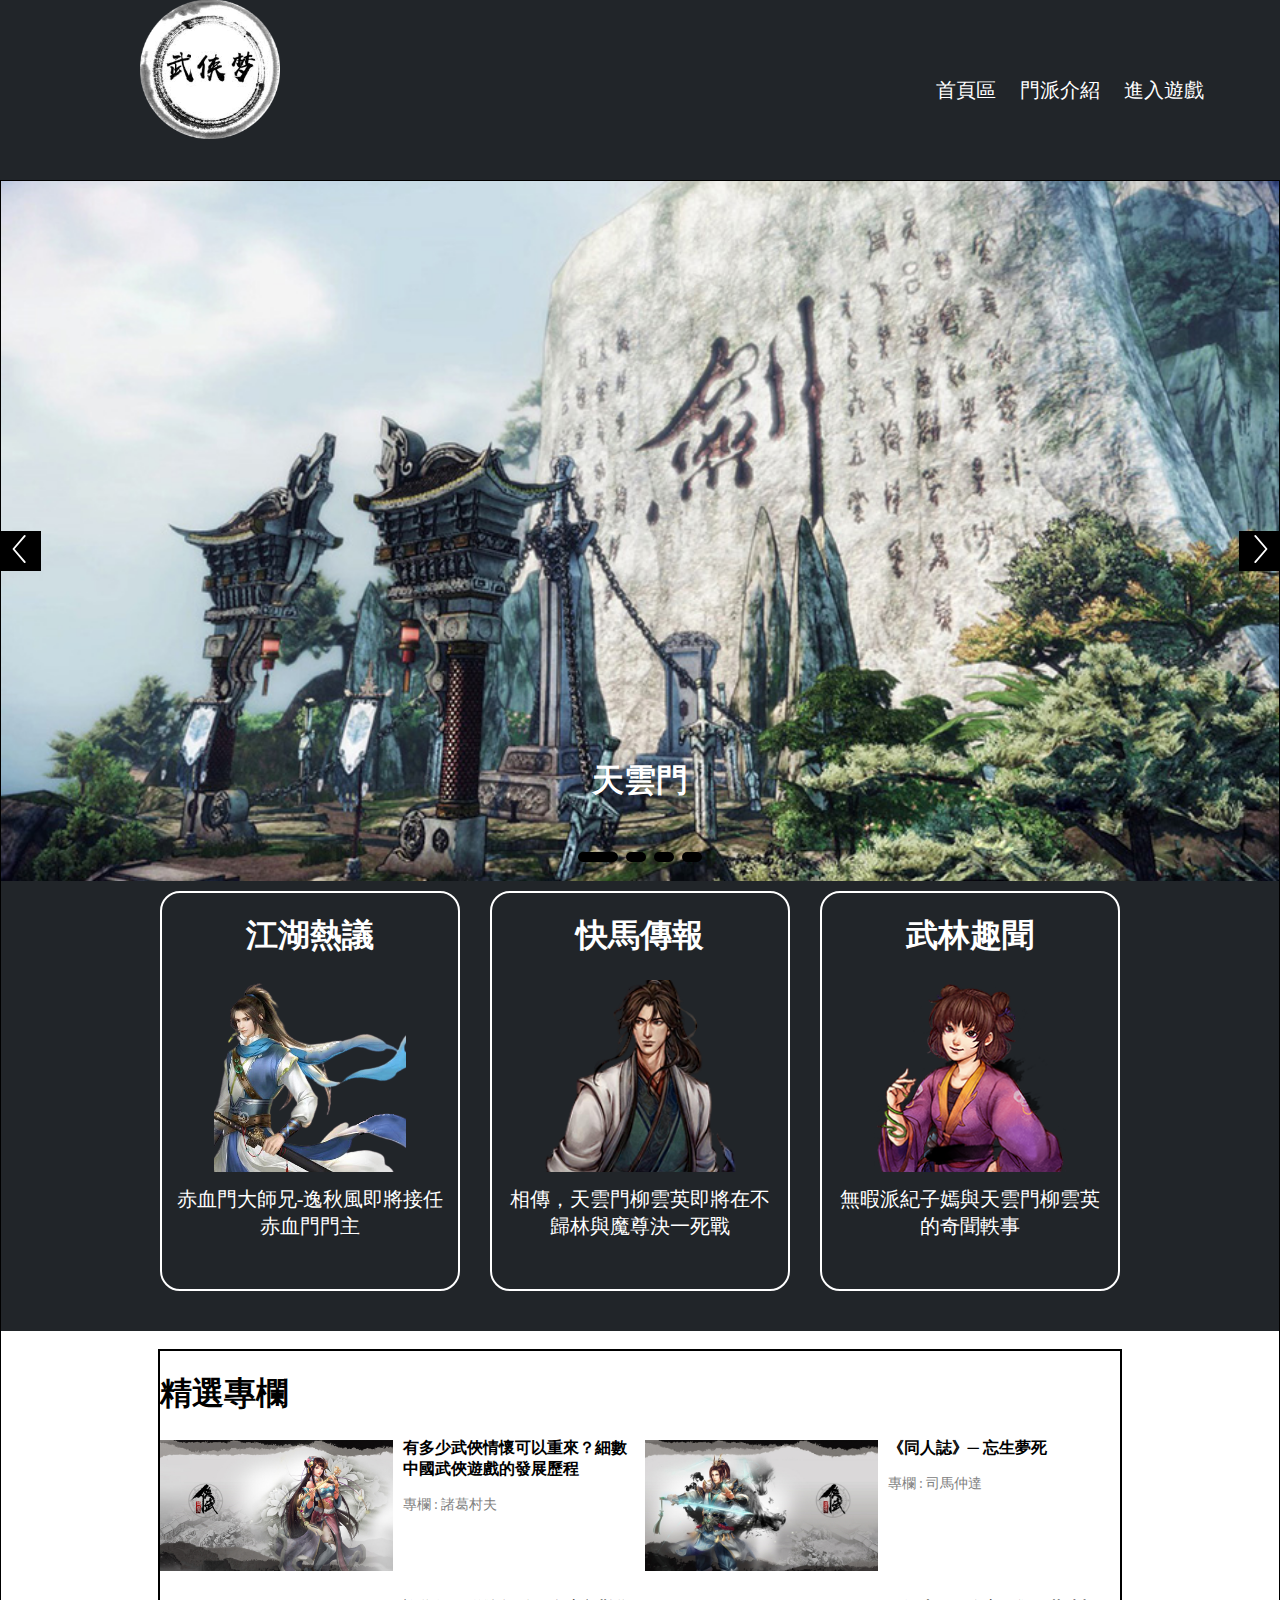
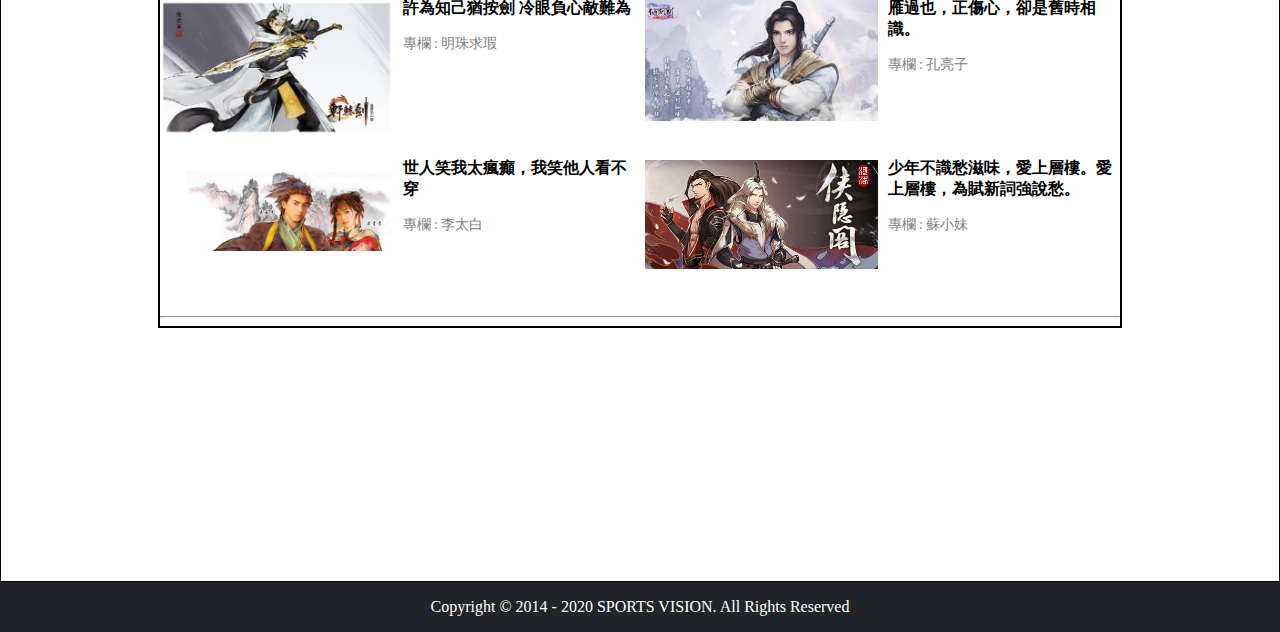
<file: html/index.html>
<!DOCTYPE html>
<html lang="en">

<head>
    <meta charset="UTF-8">
    <meta name="viewport" content="width=device-width, initial-scale=1.0">
    <title>武俠夢</title>
    <link rel="stylesheet" href="../css/index.css">
    <link rel="stylesheet" href="../css/slideshow.css">
    <script src="../js/index.js"></script>
</head>

<body>
    <div class="">
        <div class="headerArea">
            <header>
                <div class="logo">
                    <img src="../image/logo_A_test.png" alt="">
                </div>
                <div class="navBar">
                    <div>
                        <ul>
                            <li><a href="index.html">首頁區</a></li>
                            <li><a href="localdoor.html">門派介紹</a></li>
                            <li><a href="WuSha_login.html">進入遊戲</a></li>
                            <!-- <li><a href="">商品區</a></li> -->
                        </ul>
                    </div>
                </div>
            </header>
        </div>
        <div>
            <main class="mainArea">
                 <!-- 滑動頁主要版面 -->
                <div data-fadeshow="quick-nav prev-next-nav slide-counter autoplay ken-burns" style="height:700px;">

                    <!-- Radio -->
                    <input type="radio" name="css-fadeshow" id="fs-slide-1" />
                    <input type="radio" name="css-fadeshow" id="fs-slide-2" />
                    <input type="radio" name="css-fadeshow" id="fs-slide-3" />
                    <input type="radio" name="css-fadeshow" id="fs-slide-4" />
                    <!-- 圖文滑動區 Slides -->
                    <div class="fs-slides">
                        <div class="fs-slide">
                            <!-- 文字敘述 -->
                            <div class="slide-content">
                                <h1></h1>
                                <h1><strong>天雲門</strong></h1> 
                            </div>
                            <!-- 背景圖 -->
                            <a href="localdoor.html">
                                 <div class="fs-slide-bg slideSection" style="background-image: url(../image/door01V1.jpg);"></div>
                            </a>
                        </div>
                        <div class="fs-slide">
                            <!-- 圖片內容 -->
                            <div class="slide-content">
                                <h1></h1>
                                <h1><strong>無暇派</strong></h1>
                            </div>
                             <!-- 背景圖 -->
                            <div class="fs-slide-bg"style="background-image: url(../image/door2.jpg);"></div>
                        </div>
                        <div class="fs-slide">
                            <!-- 圖片內容 -->
                            <div class="slide-content">
                                <h1></h1>
                                <h1><strong>赤血門</strong></h1>
                            </div>
                             <!-- 背景圖 -->
                            <div class="fs-slide-bg" style="background-image: url(../image/door5.jpg);"></div>
                        </div>          
                        <div class="fs-slide">
                             <!-- 圖片內容 -->
                            <div class="slide-content">
                                <h1></h1>
                                <h1><strong>魔饜山</strong></h1>
                            </div>
                             <!-- 背景圖 -->
                            <div class="fs-slide-bg" style="background-image: url(../image/door4.jpg);"></div>
                        </div>
                    </div>

                    <!-- Quick Navigation 中間下方滑動頁-->      
                    <div class="fs-quick-nav">
                        <label class="fs-quick-btn" style="background-color: black ;" for="fs-slide-1"></label>
                        <label class="fs-quick-btn" style="background-color: black ;" for="fs-slide-2"></label>
                        <label class="fs-quick-btn" style="background-color: black ;" for="fs-slide-3"></label>
                        <label class="fs-quick-btn" style="background-color: black ;" for="fs-slide-4"></label>
                    </div>

                    <!-- Prev Navigation 往前一頁-->
                    <div class="fs-prev-nav"  >
                        <label class="fs-prev-btn" style="background-color: black ;height: 40px; width: 40px; top:50%" for="fs-slide-1"></label>
                        <label class="fs-prev-btn" style="background-color: black ;height: 40px; width: 40px; top:50%" for="fs-slide-2"></label>
                        <label class="fs-prev-btn" style="background-color: black ;height: 40px; width: 40px; top:50%" for="fs-slide-3"></label>
                        <label class="fs-prev-btn" style="background-color: black ;height: 40px; width: 40px; top:50%" for="fs-slide-4"></label>
                    </div>

                    <!-- Next Navigation 往後一頁-->
                    <div class="fs-next-nav">
                        <label class="fs-next-btn" style="background-color: black ;height:40px; width: 40px; top:50%" for="fs-slide-1"></label>
                        <label class="fs-next-btn" style="background-color: black ;height:40px; width: 40px; top:50%" for="fs-slide-2"></label>
                        <label class="fs-next-btn" style="background-color: black ;height:40px; width: 40px; top:50%" for="fs-slide-3"></label>
                        <label class="fs-next-btn" style="background-color: black ;height:40px; width: 40px; top:50%" for="fs-slide-4"></label>
                    </div>
                </div>    
                    <!-- 下一區 -->
                        <!-- <p class="NewsTitle">新聞專區</p> -->
                <div class="NewSection">  
                    <div class="NewsArea">
                                <div class="cardSection">
                                    <h1>江湖熱議</h1>
                                    <a href="">
                                        <img src="../image/anotherrole03V1.png" alt="">
                                    </a>
                                    <a href="">
                                        <p>赤血門大師兄-逸秋風即將接任赤血門門主</p>
                                    </a>
                                </div>
                                <div class="cardSection">
                                    <h1>快馬傳報</h1>
                                    <a href=""><img src="../image/anotherrole01V2.png" alt=""></a>
                                    <a href="">
                                        <p>相傳，天雲門柳雲英即將在不歸林與魔尊決一死戰</p>
                                    </a>
                                </div>
                                <div class="cardSection">
                                    <h1>武林趣聞</h1>
                                    <a href="">
                                        <img src="../image/anotherrole02V1.png" alt="">
                                    </a>
                                    <a href="">
                                        <p>無暇派紀子嫣與天雲門柳雲英的奇聞軼事</p>
                                    </a>
                                </div>
                    </div>
                </div>   
                <br>
                <!-- 專欄區 並放上外掛fb分享按鈕-->
                <div class="container">
                    <h1>精選專欄</h1>
                    <article class="articleSection">   
                        <div class="articleArea">
                            <div>
                                <div><a href="" target="_blank"><img src="../image/news_A01.jpg" alt=""></a></div>
                                <div class="textArea"> 
                                   <a href="" target="_blank"><p>有多少武俠情懷可以重來？細數中國武俠遊戲的發展歷程</p></a>
                                   <p>專欄 : 諸葛村夫</p>
                                   <div class="fb-like" data-href="http://127.0.0.1:5500/myProject/html/index_old.html" data-width="20px" data-layout="button_count" data-action="like" data-size="small" data-share="true"></div>
                                </div>       
                            </div>
                        </div>
                        <div class="articleArea">
                            <div>
                                <div><a href="" target="_blank"><img src="../image/news_A02.jpg" alt=""></a></div>
                                <div class="textArea"> 
                                    <a href="" target="_blank"><p>《同人誌》─ 忘生夢死</p></a>
                                    <p>專欄 : 司馬仲達</p>
                                    <div class="fb-like" data-href="http://127.0.0.1:5500/myProject/html/index_old.html" data-width="20px" data-layout="button_count" data-action="like" data-size="small" data-share="true"></div>
                                </div>   
                            </div>       
                        </div>
                
                        <div class="articleArea">
                            <div>
                                <div><a href="" target="_blank"><img src="../image/news_A03.jpg" alt=""></a></div>
                                <div class="textArea"> 
                                    <a href="" target="_blank"><p>許為知己猶按劍 冷眼負心敵難為</p></a>
                                    <p>專欄 : 明珠求瑕</p>
                                    <div class="fb-like" data-href="http://127.0.0.1:5500/myProject/html/index_old.html" data-width="20px" data-layout="button_count" data-action="like" data-size="small" data-share="true"></div>
                                </div>
                            </div>                    
                        </div>
                          
                        <div class="articleArea">
                            <div>
                                <div><a href="" target="_blank"><img src="../image/news_A04.jpg" alt=""></a></div>
                                <div class="textArea"> 
                                    <a href="" target="_blank"><p>雁過也，正傷心，卻是舊時相識。</p></a>
                                    <p>專欄 : 孔亮子</p>
                                    <div class="fb-like" data-href="http://127.0.0.1:5500/myProject/html/index_old.html" data-width="20px" data-layout="button_count" data-action="like" data-size="small" data-share="true"></div>
                                </div>
                            </div>           
                        </div>    
                        <div class="articleArea">
                            <div>
                                <div><a href="" target="_blank"><img src="../image/news_A05.jpg" alt=""></a></div>
                                <div class="textArea"> 
                                    <a href="" target="_blank"><p>世人笑我太瘋癲，我笑他人看不穿</p></a>
                                    <p>專欄 : 李太白</p>
                                    <div class="fb-like" data-href="http://127.0.0.1:5500/myProject/html/index_old.html" data-width="20px" data-layout="button_count" data-action="like" data-size="small" data-share="true"></div>
                                </div>
                            </div>           
                        </div>
                        <div class="articleArea">
                            <div>
                                <div><a href="" target="_blank"><img src="../image/news_A06.jpg" alt=""></a></div>
                                <div class="textArea">
                                    <a href="" target="_blank"><p>少年不識愁滋味，愛上層樓。愛上層樓，為賦新詞強說愁。</p></a>
                                    <p>專欄 : 蘇小妹</p>
                                    <div><div class="fb-like" data-href="http://127.0.0.1:5500/myProject/html/index_old.html" data-width="20px" data-layout="button_count" data-action="like" data-size="small" data-share="true"></div></div>
                                </div>
                            </div>
                        </div>
                        
                    </article>
                    <hr>
                </div>
            </main>
        </div>
        <div class="footerArea">
            <footer>
                <p>Copyright © 2014 - 2020 SPORTS VISION. All Rights Reserved</p> 
            </footer>
        </div>
    </div>
    <!-- 導入fb按讚與分享 -->
    <div id="fb-root"></div>
    <script async defer crossorigin="anonymous" src="https://connect.facebook.net/zh_TW/sdk.js#xfbml=1&version=v8.0" nonce="t5jNDnCx"></script>
</body>

</html>
</file>
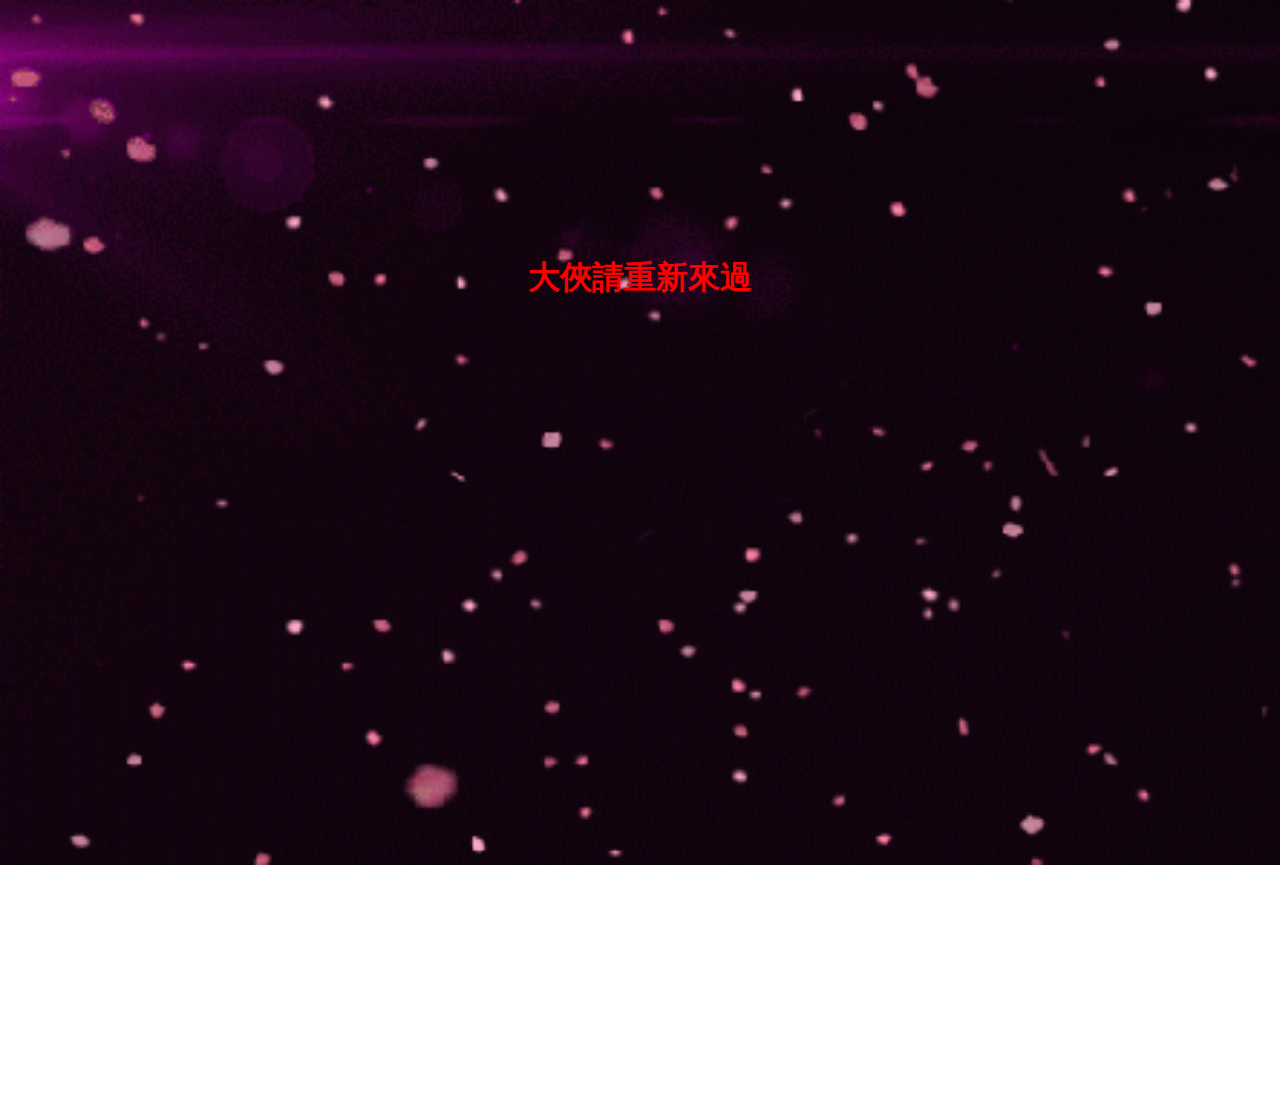
<file: html/endPage.html>
<!DOCTYPE html>
<html lang="en">
<head>
    <meta charset="UTF-8">
    <meta name="viewport" content="width=device-width, initial-scale=1.0">
    <title>結局</title>
    <link rel="stylesheet" href="../css/endPage.css">
    
</head>
<body>
    <div style="display: none;"></div>
    <main id="mainArea">
        <div>
            <audio controls autoplay="autoplay"  id="myMusic" hidden>
                <source src="../audio/endPage.mp3">
            </audio>
            <h1 onclick="replayGames()" id="replayGame">大俠請重新來過</h1>
         
        </div>

    </main>
    <script src="../js/endPage.js"></script>
</body>
</html>
</file>
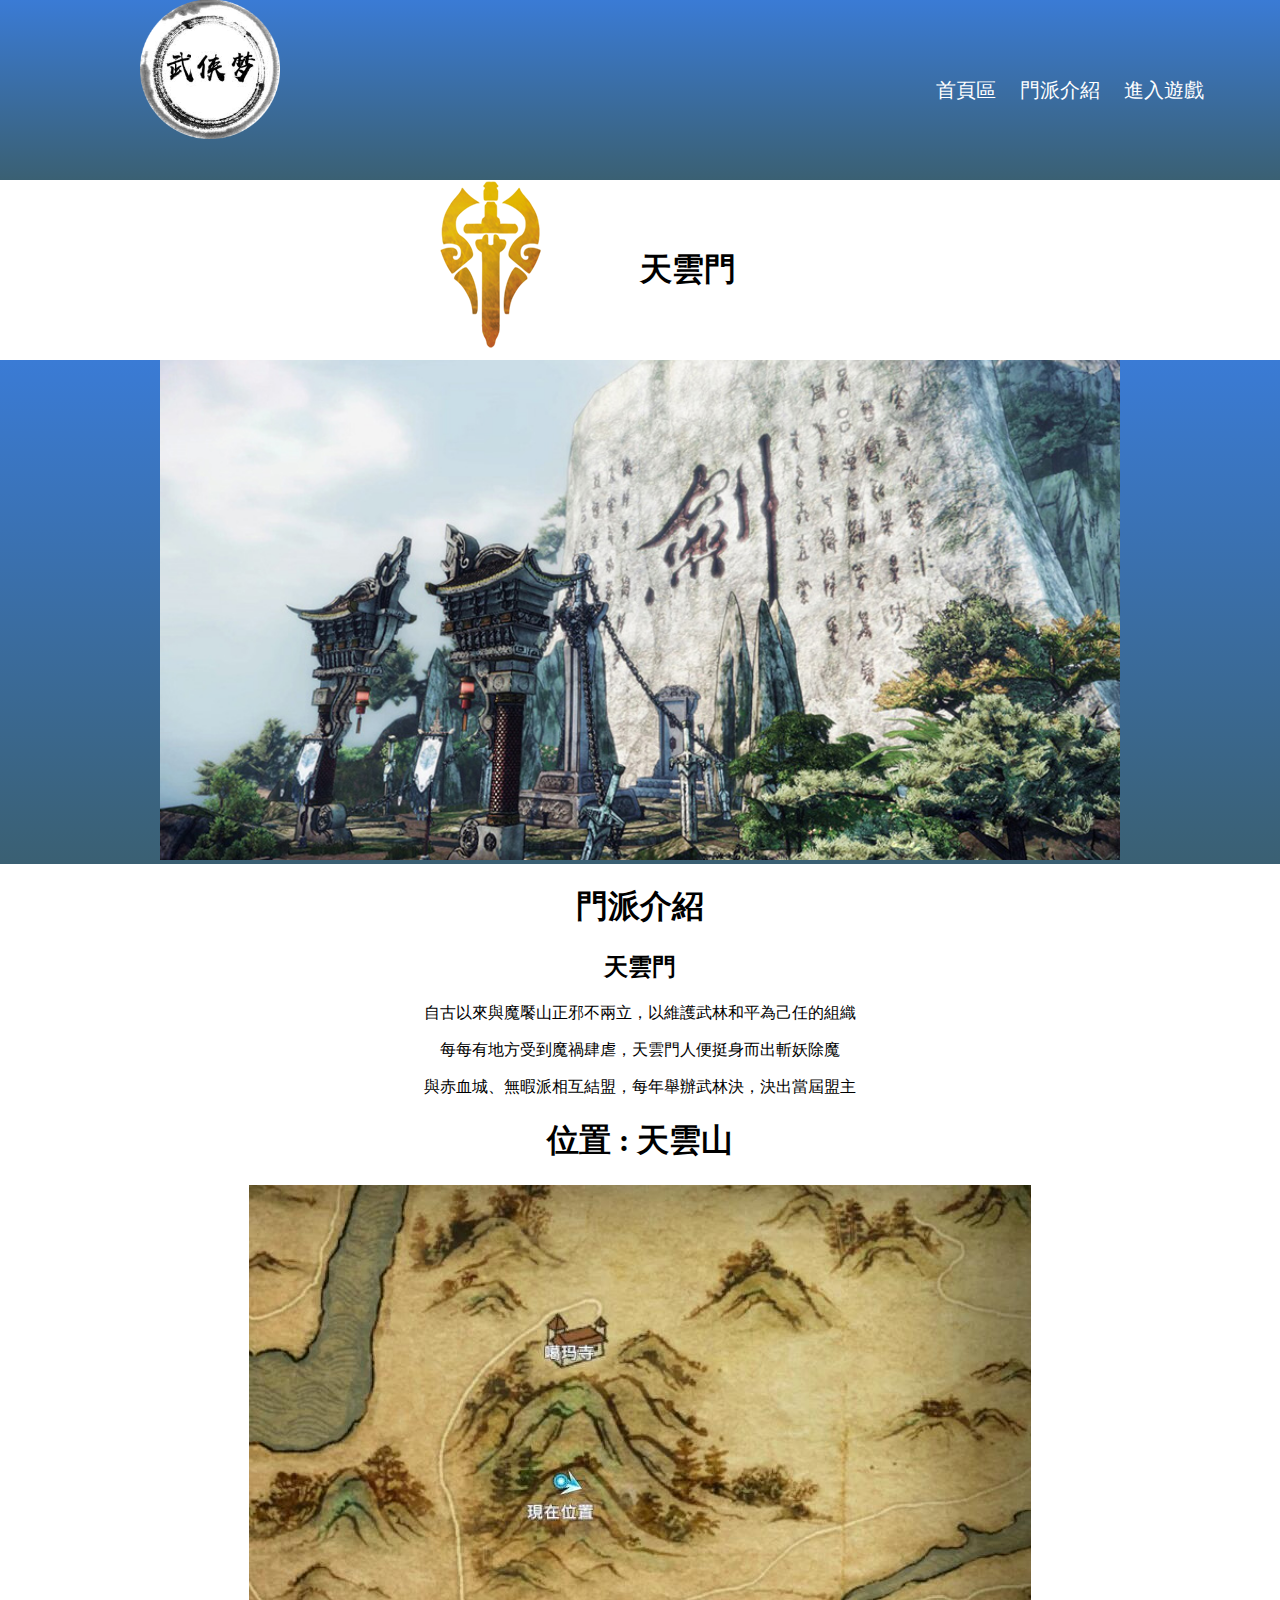
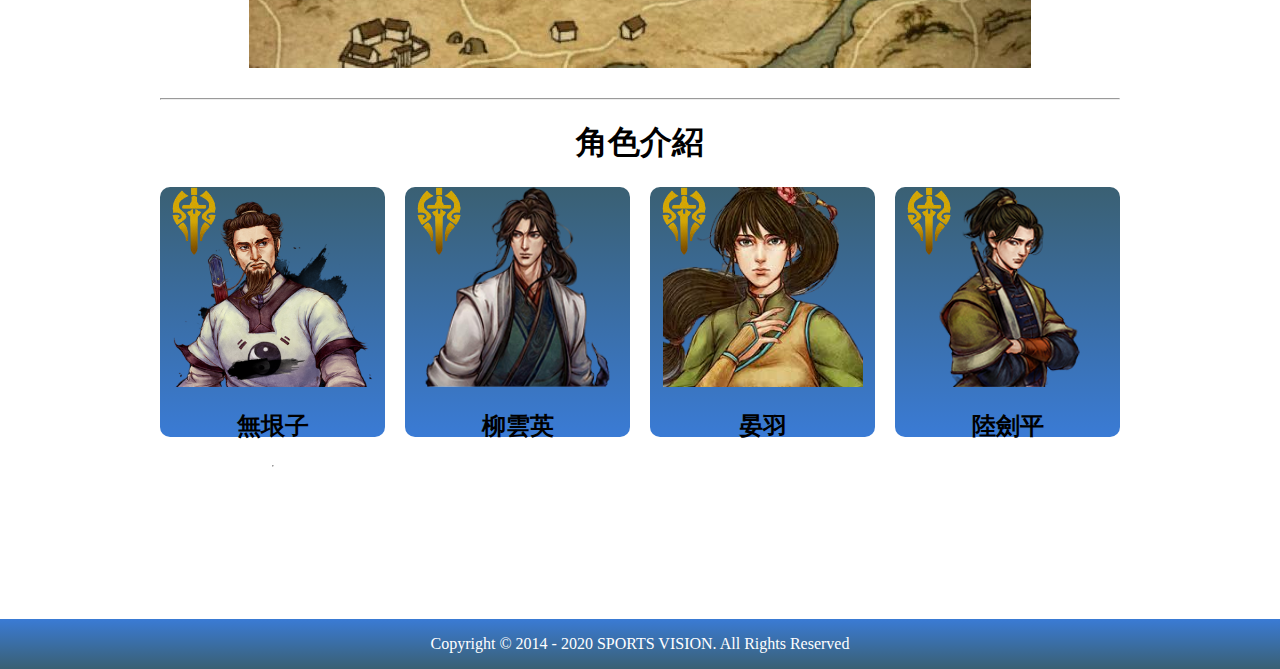
<file: html/localdoor.html>
<!DOCTYPE html>
<html lang="en">

<head>
    <meta charset="UTF-8">
    <meta name="viewport" content="width=device-width, initial-scale=1.0">
    <title>武俠夢</title>
    <link rel="stylesheet" href="../css/localdoor.css">
    <link rel="stylesheet" href="../css/loading.css">
    <link rel="stylesheet" href="../css/animate.css">
    <script src="../js/localdoor.js"></script>
</head>

<body>
    <div class="headerArea">
        <header>
            <div class="logo">
                <img src="../image/logo_A_test.png" alt="">
            </div>
            <div class="navBar">
                <div>
                    <ul>
                        <li><a href="index.html">首頁區</a></li>
                        <li><a href="localdoor.html">門派介紹</a></li>
                        <li><a href="WuSha_login.html">進入遊戲</a></li>
                        <!-- <li><a href="">商品區</a></li> -->
                    </ul>
                </div>
            </div>
        </header>
    </div>

    <div class="mainArea">

        <div class="teamsLogo">
            <div><img src="../image/locallogo_002_V2.png" alt=""></div>
            <div>
                <h1>天雲門</h1>
            </div>
        </div>
        <div class="teamsImg">
            <img src="../image/door01V1.jpg" alt="">
        </div>
        <article class="container">
            <div class="teamsIntro">
                <h1>門派介紹</h1>
                <h2>天雲門</h2>
                <p>自古以來與魔饜山正邪不兩立，以維護武林和平為己任的組織</p>
                <p>每每有地方受到魔禍肆虐，天雲門人便挺身而出斬妖除魔</p>
                <p>與赤血城、無暇派相互結盟，每年舉辦武林決，決出當屆盟主</p>
                <h1>位置 : 天雲山</h1>
                <div>
                    <!-- <img id="doorLocation" class="animated ld ld-breath" style="animation-duration:2.5s"
                        src="../image/locallogo_002_V2.png" alt=""> -->
                    <img id="mapImg" src="../image/map.jpg" alt="">
                </div>
            </div>
            <br>
            <hr>
            <h1>角色介紹</h1>
            <div class="teamsPlayer01">
                <div id="roleFirst" class="rolelist" onclick="showMsg01()">
                    <img src="../image/anotherrole04.jpg" alt="">
                    <h2>無垠子</h2>
                </div>
                <div id="roleSecond" class="rolelist" onclick="showMsg02()">
                    <img src="../image/anotherrole01V2.png" alt="">
                    <h2>柳雲英</h2>

                </div>
                <div id="roleThird" class="rolelist" onclick="showMsg03()">
                    <img src="../image/anotherrole02_V1.png" alt="">
                    <h2>晏羽</h2>
                </div>
                <div id="roleFourth" class="rolelist" onclick="showMsg04()">
                    <img src="../image/MainRole2V2.png" alt="">
                    <h2>陸劍平</h2>
                </div>
                <hr>
                <br>

            </div>
            <div id="firstIntro"  style="display: none;" class="roleText">
                <h1>無垠子</h1>
                <p>天雲門門主，平時待人看似嚴謹寡言，實際上對徒弟們疼愛有加，一視同仁，對於維護武林的正義也是當仁不讓。</p>
                <p>於柳雲英有一份歉疚與冀望，因為柳父也是無垠子師兄，但雲英尚在襁褓時柳父因護衛無垠子而亡，</p>
                <p>因此對柳雲英有著傳承下任門主的冀望，對雲英的武功要求相較於其他弟子也嚴厲許多</p>
            </div>
            <br>
            <br>
            <div id="secondIntro" style="display: none;" class="roleText">
                <h1>柳雲英</h1>
                <p>天雲門大弟子，尚在襁褓時便被無垠子收入門下，待人謙恭有禮，在外也常常替人主持正義，極受武林人士青睞。</p>
                <p>對於師弟妹照顧有加，對無垠子如同生父般看待，於師傅的嚴格的要求也是盡己所能的達成</p>
                <p>天資絕頂聰明、武功高強，目前武功的火侯已於超越無垠子，與魔尊的功力也是在伯仲之間</p>
                <p>與無暇派-紀子嫣一同遊歷過江湖，彼此暗生情愫，可惜對於情事較為被動，因此兩人仍在朋友的階段</p>
            </div>
            <br><br>
            <div id="thirdIntro" style="display: none;" class="roleText">
                <h1>晏羽</h1>
                <p>天雲門小師妹，為人害羞而低調，相當依賴雲英，對雲英也有著別於其他師兄的情感</p>
                <p>武功雖不高，對於奇門陣法的了解高出同門許多，天雲門許多入口陣法的排布皆出於她</p>
            </div>
            <br><br>
            <div id="fourthIntro" style="display: none;" class="roleText">
                <h1>陸劍平</h1>
                <p>天雲門二弟子，為人豪爽直率，偶爾會捅出些樓子讓雲英得收拾善後，對於武林的事急公好義，常拖著雲英一同處理。</p>
                <p>武功已達上流高手之林，假以時日便可躍升於頂尖高手之列</p>
            </div>
        </article>
        <br><br>
    </div>
    <div class="footerArea">
        <footer>
            <p>Copyright © 2014 - 2020 SPORTS VISION. All Rights Reserved</p>
        </footer>
    </div>

</body>

</html>
</file>
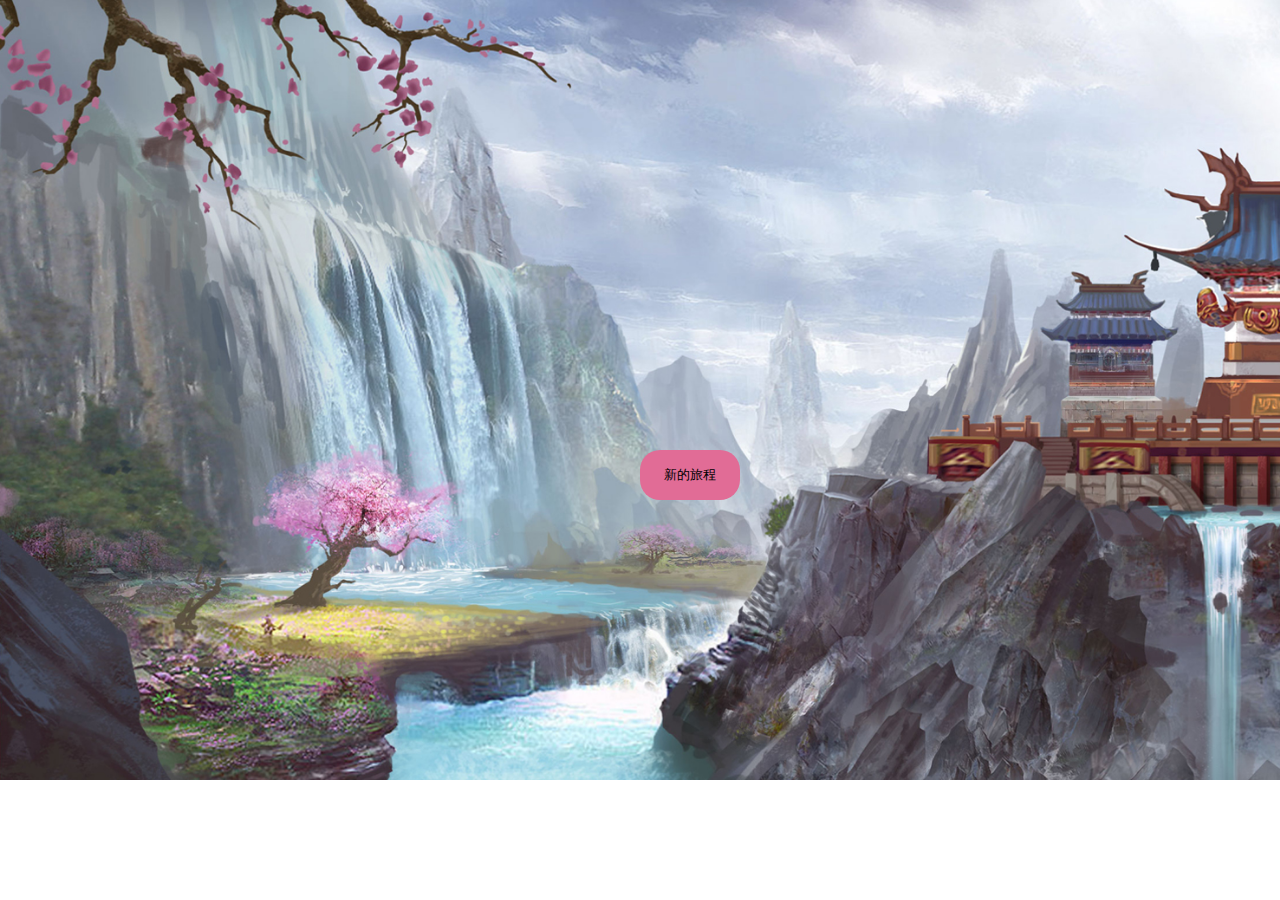
<file: html/WuSha_login.html>
<!DOCTYPE html>
<html lang="en">

<head>
    <meta charset="UTF-8">
    <meta name="viewport" content="width=device-width, initial-scale=1.0">
    <title>Document</title>
    <link rel="stylesheet" href="../css/Wusha_login.css">

</head>

<body>
    <audio controls autoplay="autoplay" id="myMusic" hidden>
        <source src="../audio/loginPage.mp3" type="audio/mp3">
    </audio>
    <audio src="../audio/button01a.mp3" id="mySound"></audio>
    <div><button onclick="changePage()">新的旅程</button></div>

    <script src="../js/Wusha_login.js"></script>
</body>
</html>
</file>
<file: css/index.css>
@font-face{
    font-family: "ヒラギノ角ゴ Pro W3", "Hiragino Kaku Gothic Pro", メイリオ, Meiryo, "ＭＳ Ｐゴシック", "MS PGothic", sans-serif;
    src: url(http://ameblo.jp);
}


/* 設定字型、把body預設margin歸零 */
body{
    margin: 0px;
    /* font-family: "ヒラギノ角ゴ Pro W3", "Hiragino Kaku Gothic Pro", メイリオ, Meiryo, "ＭＳ Ｐゴシック", "MS PGothic", sans-serif; */
    font-family: '標楷體';
}
/* 設定container class的相關值 */
.container{
    width:960px;
    margin:0 auto;
    background-color:white;
    /* height: 100%; */
    border: 2px  solid black;
}
/* Hearder區 */
.headerArea {
    height: 20vh;
    width: 100%;
    position:fixed ;
    background-color: #212529;
    position: relative;

}
/* Logo區 */
.logo{
    width: 400px;
    height: 100%;    
    text-align: center;
    position: relative;
    margin-left:10px;


}
.logo>img{
    width: 35%;
    height: 35%;
    object-fit: contain;
}


/* 導覽列區 */
.navBar{
    width: 400px;
    height: 100%;
    display: inline-block;
    margin-left:30%;
    position: absolute;
    bottom:0px;
    right: 5%;
    overflow: hidden;
}
 .navBar>div{
    height: inherit;
    display: flex;  
    justify-content: right;
    align-items: center;
    background-color: #212529;
    
}

ul{
    
    list-style-type: none;
}

ul li{
    float: left ;
    color: white;
}

.headerArea a{
    font-size: 20px;
    display: block;
    padding: 12px;
    text-decoration: none;
    color: white;
}
.cardSection>a>img{
    width: 12rem;
    height: 12rem;
    object-fit: cover;
}

.headerArea a:hover{
    /* background-color: #d9534f; */
    /* color: white; */
    border-radius: 10px;

}

/* 主要內容區 */
.mainArea {
    border: 1px solid black;
    background-color: white;
    height: 2000px;
}


/* 滑動圖片區，球隊介紹 */
.mySlides {
    display: none
}

.slideSection {
    background-size: 100%;
}


/* 球隊簡介文字 */
.slide-content p {
    font-size: calc(1rem + 10 * (100vw - 375px)/ (1199 - 375));
    font-weight: 100;
    margin-top: 0;
    margin-bottom: 0.5em;

}

.slide-content {
    position: absolute;
    bottom: 2%;
    left: 50%;
    color: white;
    text-align: center;
    text-shadow: 0 0 20px rgba(0, 0, 0, 0.5);
    z-index: 1;
    -webkit-transform: translate(-50%, -50%);
    -ms-transform: translate(-50%, -50%);
    transform: translate(-50%, -50%);
}
.fs-slide-bg{
    opacity: 1;
}
/* 新聞專區，設定背景顏色 */
.NewSection{
    height: 450px;
    background-color: #212529;
    text-align: center;
}

/* 新聞專區，設定寬度 */
.NewsArea{
    width: 960px;
    display:flex;
    margin: 0 auto;
    color:white;
    display: flex;
    justify-content: space-between;
    
    
}
/* 各新聞card區 */
.cardSection{
    display: inline-block;
    height: 400px;
    box-sizing: border-box;
    border: 2px solid white;
    width: 300px;    
    border-radius: 20px;
    margin: 10px 0px 10px 0px;
  
}
.cardSection>a{
    text-decoration: none;
}
.cardSection>a>p{
    color: white;
    margin: 10px;
    font-size: 20px;
}


/* 精選文章區 */
.articleSection {
    border : none;
    margin:5px 0 5px 0;
    display: grid;
    grid-template-columns: 1fr 1fr;
    grid-template-rows:150px 150px 150px;
    grid-gap: 10px;
    
}

.footerArea{
    display: flex;
    background-color: #212529;
    color:white;
    justify-content: center;
    align-items: center;
}

.articleArea{
           
}
.articleArea>div>div img{
    width: 100%;
    height: 100%;
    object-fit: contain;
    margin:0;

}
.articleArea>div{
    display: grid;
    grid-template-columns: 1fr 1fr;
    grid-gap:10px;
    grid-template-rows: 100%;
    /* border:1px solid black; */
}
.articleArea>div>div:nth-of-type(2)>a>p{
    color: black;
   margin-top: 0;
   font-weight: 600;
}
.articleArea>div>div:nth-of-type(2)>a{
    text-decoration: none;
   
}
.articleArea>div>div:nth-of-type(2)>p{
    color:gray;
    font-size: 14px;
    font-weight: 600px;
}
.fb-like{
    margin-top:30px;

}
</file>
<file: css/slideshow.css>
[data-fadeshow] {
    width: 100%;
    height: 100%
}

[data-fadeshow] .fs-slides {
    height: 100%
}

[data-fadeshow] .fs-slide-bg {
    background-size: cover;
    background-position: center;
    background-repeat: no-repeat
}

[data-fadeshow~=prev-next-nav] .fs-next-btn,[data-fadeshow~=prev-next-nav] .fs-prev-btn {
    position: absolute;
    top: 0;
    bottom: 0;
    width: 100px;
    cursor: pointer;
    background-color: rgba(255,255,255,0);
    -webkit-tap-highlight-color: transparent
}

@media (max-width: 500px) {
    [data-fadeshow~=prev-next-nav] .fs-next-btn,[data-fadeshow~=prev-next-nav] .fs-prev-btn {
        width:50%
    }
}

[data-fadeshow~=prev-next-nav] .fs-next-btn:before,[data-fadeshow~=prev-next-nav] .fs-prev-btn:before {
    -webkit-user-select: none;
    -moz-user-select: none;
    -ms-user-select: none;
    user-select: none;
    position: absolute;
    top: 50%;
    width: 30px
}

[data-fadeshow~=prev-next-nav] .fs-prev-btn {
    left: 0
}

[data-fadeshow~=prev-next-nav] .fs-prev-btn:before {
    -webkit-transform: translate(-50%,-50%);
    -ms-transform: translate(-50%,-50%);
    transform: translate(-50%,-50%);
    content: url([data-uri]);
    left: 50%
}

@media (max-width: 500px) {
    [data-fadeshow~=prev-next-nav] .fs-prev-btn:before {
        left:30px
    }
}

[data-fadeshow~=prev-next-nav] .fs-next-btn {
    right: 0
}

[data-fadeshow~=prev-next-nav] .fs-next-btn:before {
    -webkit-transform: translate(50%,-50%);
    -ms-transform: translate(50%,-50%);
    transform: translate(50%,-50%);
    content: url([data-uri]);
    right: 50%
}

@media (max-width: 500px) {
    [data-fadeshow~=prev-next-nav] .fs-next-btn:before {
        right:30px
    }
}

[data-fadeshow~=quick-nav] .fs-quick-nav {
    -webkit-user-select: none;
    -moz-user-select: none;
    -ms-user-select: none;
    user-select: none;
    -webkit-transform: translateX(-50%);
    -ms-transform: translateX(-50%);
    transform: translateX(-50%);
    position: absolute;
    bottom: 15px;
    left: 50%;
    white-space: nowrap;
    z-index: 1
}

[data-fadeshow~=quick-nav] .fs-quick-btn {
    background-color: rgba(255,255,255,.4);
    width: 20px;
    display: inline-block;
    height: 10px;
    margin: 0 2px;
    border-radius: 5px;
    cursor: pointer;
    transition: .2s ease
}

[data-fadeshow~=quick-nav] .fs-quick-btn:hover {
    opacity: .8
}

[data-fadeshow~=slide-counter] .fs-slide-counter {
    -webkit-transform: translateX(-50%);
    -ms-transform: translateX(-50%);
    transform: translateX(-50%);
    position: absolute;
    bottom: 15px;
    left: 50%;
    color: #fff;
    font-size: 16px;
    font-weight: 300;
    text-shadow: 0 0 5px rgba(0,0,0,.2)
}

[data-fadeshow~=slide-counter] .fs-slide-counter-current {
    margin-right: 3px
}

[data-fadeshow~=slide-counter] .fs-slide-counter-total {
    margin-left: 3px
}

[data-fadeshow~=slide-counter] .fs-quick-nav~.fs-slide-counter {
    bottom: 40px
}

[data-fadeshow] {
    position: relative;
    overflow: hidden;
    background-color: #fff
}

[data-fadeshow] .fs-slide,[data-fadeshow] .fs-slide-bg {
    position: absolute;
    top: 0;
    left: 0;
    width: 100%;
    height: 100%
}

[data-fadeshow] .fs-slide {
    opacity: 0;
    pointer-events: none
}

[data-fadeshow] .fs-slide:first-child {
    opacity: 1;
    pointer-events: all
}

[data-fadeshow] input[type=radio] {
    position: fixed;
    left: -9999px;
    opacity: 0
}

[data-fadeshow] input[type=radio]:checked:nth-of-type(1)~.fs-slides .fs-slide:nth-child(1) {
    opacity: 1;
    pointer-events: all
}

[data-fadeshow] input[type=radio]:checked:nth-of-type(1)~.fs-next-nav .fs-next-btn:nth-child(2) {
    opacity: 1;
    visibility: visible;
    z-index: 1
}

[data-fadeshow] input[type=radio]:checked:nth-of-type(1)~.fs-quick-nav .fs-quick-btn:nth-child(1) {
    background-color: #fff;
    width: 40px
}

[data-fadeshow] input[type=radio]:checked:nth-of-type(1)~.fs-quick-nav .fs-quick-btn:nth-child(1):hover {
    opacity: 1
}

[data-fadeshow] input[type=radio]:checked:nth-of-type(1)~.fs-slide-counter .fs-slide-counter-current:before {
    content: "1"
}

[data-fadeshow] input[type=radio]:checked:nth-of-type(2)~.fs-slides .fs-slide:nth-child(2) {
    opacity: 1;
    pointer-events: all
}

[data-fadeshow] input[type=radio]:checked:nth-of-type(2)~.fs-prev-nav .fs-prev-btn:nth-child(1) {
    opacity: 1;
    visibility: visible;
    z-index: 1
}

[data-fadeshow] input[type=radio]:checked:nth-of-type(2)~.fs-next-nav .fs-next-btn:nth-child(3) {
    opacity: 1;
    visibility: visible;
    z-index: 1
}

[data-fadeshow] input[type=radio]:checked:nth-of-type(2)~.fs-quick-nav .fs-quick-btn:nth-child(2) {
    background-color: #fff;
    width: 40px
}

[data-fadeshow] input[type=radio]:checked:nth-of-type(2)~.fs-quick-nav .fs-quick-btn:nth-child(2):hover {
    opacity: 1
}

[data-fadeshow] input[type=radio]:checked:nth-of-type(2)~.fs-slide-counter .fs-slide-counter-current:before {
    content: "2"
}

[data-fadeshow] input[type=radio]:checked:nth-of-type(3)~.fs-slides .fs-slide:nth-child(3) {
    opacity: 1;
    pointer-events: all
}

[data-fadeshow] input[type=radio]:checked:nth-of-type(3)~.fs-prev-nav .fs-prev-btn:nth-child(2) {
    opacity: 1;
    visibility: visible;
    z-index: 1
}

[data-fadeshow] input[type=radio]:checked:nth-of-type(3)~.fs-next-nav .fs-next-btn:nth-child(4) {
    opacity: 1;
    visibility: visible;
    z-index: 1
}

[data-fadeshow] input[type=radio]:checked:nth-of-type(3)~.fs-quick-nav .fs-quick-btn:nth-child(3) {
    background-color: #fff;
    width: 40px
}

[data-fadeshow] input[type=radio]:checked:nth-of-type(3)~.fs-quick-nav .fs-quick-btn:nth-child(3):hover {
    opacity: 1
}

[data-fadeshow] input[type=radio]:checked:nth-of-type(3)~.fs-slide-counter .fs-slide-counter-current:before {
    content: "3"
}

[data-fadeshow] input[type=radio]:checked:nth-of-type(4)~.fs-slides .fs-slide:nth-child(4) {
    opacity: 1;
    pointer-events: all
}

[data-fadeshow] input[type=radio]:checked:nth-of-type(4)~.fs-prev-nav .fs-prev-btn:nth-child(3) {
    opacity: 1;
    visibility: visible;
    z-index: 1
}

[data-fadeshow] input[type=radio]:checked:nth-of-type(4)~.fs-next-nav .fs-next-btn:nth-child(5) {
    opacity: 1;
    visibility: visible;
    z-index: 1
}

[data-fadeshow] input[type=radio]:checked:nth-of-type(4)~.fs-quick-nav .fs-quick-btn:nth-child(4) {
    background-color: #fff;
    width: 40px
}

[data-fadeshow] input[type=radio]:checked:nth-of-type(4)~.fs-quick-nav .fs-quick-btn:nth-child(4):hover {
    opacity: 1
}

[data-fadeshow] input[type=radio]:checked:nth-of-type(4)~.fs-slide-counter .fs-slide-counter-current:before {
    content: "4"
}

[data-fadeshow] input[type=radio]:checked:nth-of-type(5)~.fs-slides .fs-slide:nth-child(5) {
    opacity: 1;
    pointer-events: all
}

[data-fadeshow] input[type=radio]:checked:nth-of-type(5)~.fs-prev-nav .fs-prev-btn:nth-child(4) {
    opacity: 1;
    visibility: visible;
    z-index: 1
}

[data-fadeshow] input[type=radio]:checked:nth-of-type(5)~.fs-quick-nav .fs-quick-btn:nth-child(5) {
    background-color: #fff;
    width: 40px
}

[data-fadeshow] input[type=radio]:checked:nth-of-type(5)~.fs-quick-nav .fs-quick-btn:nth-child(5):hover {
    opacity: 1
}

[data-fadeshow] input[type=radio]:checked:nth-of-type(5)~.fs-slide-counter .fs-slide-counter-current:before {
    content: "5"
}

[data-fadeshow] input[type=radio]:checked~.fs-slides .fs-slide {
    opacity: 0;
    pointer-events: none;
    transition: opacity 1s linear;
    -webkit-animation: none!important;
    animation: none!important
}

[data-fadeshow] input[type=radio]:checked~.fs-slides .fs-slide .fs-slide-bg {
    -webkit-animation: none!important;
    animation: none!important
}

[data-fadeshow] input[type=radio]:checked~.fs-quick-nav .fs-quick-btn {
    background-color: rgba(255,255,255,.4);
    width: 20px;
    -webkit-animation: none!important;
    animation: none!important
}

[data-fadeshow] input[type=radio]:checked~.fs-slide-counter {
    display: block
}

[data-fadeshow~=ken-burns] .fs-slide-bg {
    -webkit-transform: none;
    -ms-transform: none;
    transform: none;
    transition: transform 5s ease 1s
}

[data-fadeshow~=ken-burns] input[type=radio]:checked:nth-of-type(1)~.fs-slides .fs-slide:nth-child(1) .fs-slide-bg {
    -webkit-transform: scale(1.05);
    -ms-transform: scale(1.05);
    transform: scale(1.05);
    transition-delay: -1s
}

[data-fadeshow~=ken-burns] input[type=radio]:checked:nth-of-type(2)~.fs-slides .fs-slide:nth-child(2) .fs-slide-bg {
    -webkit-transform: scale(1.05);
    -ms-transform: scale(1.05);
    transform: scale(1.05);
    transition-delay: -1s
}

[data-fadeshow~=ken-burns] input[type=radio]:checked:nth-of-type(3)~.fs-slides .fs-slide:nth-child(3) .fs-slide-bg {
    -webkit-transform: scale(1.05);
    -ms-transform: scale(1.05);
    transform: scale(1.05);
    transition-delay: -1s
}

[data-fadeshow~=ken-burns] input[type=radio]:checked:nth-of-type(4)~.fs-slides .fs-slide:nth-child(4) .fs-slide-bg {
    -webkit-transform: scale(1.05);
    -ms-transform: scale(1.05);
    transform: scale(1.05);
    transition-delay: -1s
}

[data-fadeshow~=ken-burns] input[type=radio]:checked:nth-of-type(5)~.fs-slides .fs-slide:nth-child(5) .fs-slide-bg {
    -webkit-transform: scale(1.05);
    -ms-transform: scale(1.05);
    transform: scale(1.05);
    transition-delay: -1s
}

[data-fadeshow~=prev-next-nav] .fs-next-nav,[data-fadeshow~=prev-next-nav] .fs-prev-nav {
    z-index: 1
}

[data-fadeshow~=prev-next-nav] .fs-next-btn,[data-fadeshow~=prev-next-nav] .fs-prev-btn {
    opacity: 0;
    visibility: hidden;
    z-index: 0
}

[data-fadeshow~=prev-next-nav] .fs-prev-btn:last-child {
    opacity: 1;
    visibility: visible;
    z-index: 1
}

[data-fadeshow~=prev-next-nav] .fs-next-btn:nth-child(2) {
    opacity: 1;
    visibility: visible;
    z-index: 1
}

[data-fadeshow~=prev-next-nav] input[type=radio]:checked~.fs-prev-nav .fs-prev-btn {
    opacity: 0;
    visibility: hidden;
    z-index: 0;
    -webkit-animation: none!important;
    animation: none!important
}

[data-fadeshow~=prev-next-nav] input[type=radio]:checked~.fs-next-nav .fs-next-btn {
    opacity: 0;
    visibility: hidden;
    z-index: 0;
    -webkit-animation: none!important;
    animation: none!important
}

[data-fadeshow~=prev-next-nav] input[type=radio]:checked:first-of-type~.fs-prev-nav .fs-prev-btn:last-child {
    opacity: 1;
    visibility: visible;
    z-index: 1
}

[data-fadeshow~=prev-next-nav] input[type=radio]:checked:last-of-type~.fs-next-nav .fs-next-btn:first-child {
    opacity: 1;
    visibility: visible;
    z-index: 1
}

[data-fadeshow~=quick-nav] .fs-quick-btn:first-child {
    background-color: #fff;
    width: 40px
}

[data-fadeshow~=quick-nav] .fs-quick-btn:first-child:hover {
    opacity: 1
}

[data-fadeshow~=slide-counter] {
    counter-reset: slideCounter
}

[data-fadeshow~=slide-counter] input[type=radio] {
    counter-increment: slideCounter
}

[data-fadeshow~=slide-counter] .fs-slide-counter {
    z-index: 1
}

[data-fadeshow~=slide-counter] .fs-slide-counter-current:before {
    content: '1'
}

[data-fadeshow~=slide-counter] .fs-slide-counter-total:before {
    content: counter(slideCounter)
}

@-webkit-keyframes slidesAutoplay-2 {
    0% {
        opacity: 0;
        pointer-events: none
    }

    10%,50% {
        opacity: 1;
        pointer-events: all
    }

    100%,60% {
        opacity: 0;
        pointer-events: none
    }
}

@keyframes slidesAutoplay-2 {
    0% {
        opacity: 0;
        pointer-events: none
    }

    10%,50% {
        opacity: 1;
        pointer-events: all
    }

    100%,60% {
        opacity: 0;
        pointer-events: none
    }
}

@-webkit-keyframes prevNextNavAutoplay-2 {
    0% {
        opacity: 0;
        visibility: hidden;
        z-index: 0
    }

    10%,50% {
        opacity: 1;
        visibility: visible;
        z-index: 1
    }

    100%,60% {
        opacity: 0;
        visibility: hidden;
        z-index: 0
    }
}

@keyframes prevNextNavAutoplay-2 {
    0% {
        opacity: 0;
        visibility: hidden;
        z-index: 0
    }

    10%,50% {
        opacity: 1;
        visibility: visible;
        z-index: 1
    }

    100%,60% {
        opacity: 0;
        visibility: hidden;
        z-index: 0
    }
}

@-webkit-keyframes quickNavAutoplay-2 {
    0% {
        background-color: rgba(255,255,255,.4);
        width: 20px
    }

    2%,50% {
        background-color: #fff;
        width: 40px
    }

    100%,52% {
        background-color: rgba(255,255,255,.4);
        width: 20px
    }
}

@keyframes quickNavAutoplay-2 {
    0% {
        background-color: rgba(255,255,255,.4);
        width: 20px
    }

    2%,50% {
        background-color: #fff;
        width: 40px
    }

    100%,52% {
        background-color: rgba(255,255,255,.4);
        width: 20px
    }
}

@-webkit-keyframes kenBurnsAutoplay-2 {
    0% {
        -webkit-transform: none;
        -ms-transform: none;
        transform: none
    }

    100%,60% {
        -webkit-transform: scale(1.05);
        -ms-transform: scale(1.05);
        transform: scale(1.05)
    }
}

@keyframes kenBurnsAutoplay-2 {
    0% {
        -webkit-transform: none;
        -ms-transform: none;
        transform: none
    }

    100%,60% {
        -webkit-transform: scale(1.05);
        -ms-transform: scale(1.05);
        transform: scale(1.05)
    }
}

[data-fadeshow~=autoplay] input[type=radio]:nth-of-type(2):last-of-type~.fs-slides .fs-slide {
    -webkit-animation: slidesAutoplay-2 10s linear infinite;
    animation: slidesAutoplay-2 10s linear infinite
}

[data-fadeshow~=autoplay] input[type=radio]:nth-of-type(2):last-of-type~.fs-slides .fs-slide:nth-child(1) {
    -webkit-animation-delay: -1s;
    animation-delay: -1s
}

[data-fadeshow~=autoplay] input[type=radio]:nth-of-type(2):last-of-type~.fs-quick-nav .fs-quick-btn:nth-child(1) {
    -webkit-animation-delay: -1s;
    animation-delay: -1s
}

[data-fadeshow~=autoplay] input[type=radio]:nth-of-type(2):last-of-type~.fs-prev-nav .fs-prev-btn:nth-child(2) {
    -webkit-animation-delay: -1s;
    animation-delay: -1s
}

[data-fadeshow~=autoplay] input[type=radio]:nth-of-type(2):last-of-type~.fs-next-nav .fs-next-btn:nth-child(2) {
    -webkit-animation-delay: -1s;
    animation-delay: -1s
}

[data-fadeshow~=autoplay] input[type=radio]:nth-of-type(2):last-of-type~.fs-slides .fs-slide:nth-child(2) {
    -webkit-animation-delay: 4s;
    animation-delay: 4s
}

[data-fadeshow~=autoplay] input[type=radio]:nth-of-type(2):last-of-type~.fs-quick-nav .fs-quick-btn:nth-child(2) {
    -webkit-animation-delay: 4s;
    animation-delay: 4s
}

[data-fadeshow~=autoplay] input[type=radio]:nth-of-type(2):last-of-type~.fs-prev-nav .fs-prev-btn:nth-child(1) {
    -webkit-animation-delay: 4s;
    animation-delay: 4s
}

[data-fadeshow~=autoplay] input[type=radio]:nth-of-type(2):last-of-type~.fs-next-nav .fs-next-btn:nth-child(1) {
    -webkit-animation-delay: 4s;
    animation-delay: 4s
}

[data-fadeshow~=autoplay] input[type=radio]:nth-of-type(2):last-of-type~.fs-prev-nav .fs-prev-btn {
    -webkit-animation: prevNextNavAutoplay-2 10s linear infinite;
    animation: prevNextNavAutoplay-2 10s linear infinite
}

[data-fadeshow~=autoplay] input[type=radio]:nth-of-type(2):last-of-type~.fs-next-nav .fs-next-btn {
    -webkit-animation: prevNextNavAutoplay-2 10s linear infinite;
    animation: prevNextNavAutoplay-2 10s linear infinite
}

[data-fadeshow~=autoplay] input[type=radio]:nth-of-type(2):last-of-type~.fs-quick-nav .fs-quick-btn {
    -webkit-animation: quickNavAutoplay-2 10s linear infinite;
    animation: quickNavAutoplay-2 10s linear infinite
}

[data-fadeshow~=ken-burns][data-fadeshow~=autoplay] input[type=radio]:nth-of-type(2):last-of-type~.fs-slides .fs-slide .fs-slide-bg {
    -webkit-animation: kenBurnsAutoplay-2 10s linear infinite;
    animation: kenBurnsAutoplay-2 10s linear infinite
}

[data-fadeshow~=ken-burns][data-fadeshow~=autoplay] input[type=radio]:nth-of-type(2):last-of-type~.fs-slides .fs-slide:nth-child(1) .fs-slide-bg {
    -webkit-animation-delay: -1s;
    animation-delay: -1s
}

[data-fadeshow~=ken-burns][data-fadeshow~=autoplay] input[type=radio]:nth-of-type(2):last-of-type~.fs-slides .fs-slide:nth-child(2) .fs-slide-bg {
    -webkit-animation-delay: 4s;
    animation-delay: 4s
}

@-webkit-keyframes slidesAutoplay-3 {
    0% {
        opacity: 0;
        pointer-events: none
    }

    33.33333%,6.66667% {
        opacity: 1;
        pointer-events: all
    }

    100%,40% {
        opacity: 0;
        pointer-events: none
    }
}

@keyframes slidesAutoplay-3 {
    0% {
        opacity: 0;
        pointer-events: none
    }

    33.33333%,6.66667% {
        opacity: 1;
        pointer-events: all
    }

    100%,40% {
        opacity: 0;
        pointer-events: none
    }
}

@-webkit-keyframes prevNextNavAutoplay-3 {
    0% {
        opacity: 0;
        visibility: hidden;
        z-index: 0
    }

    33.33333%,6.66667% {
        opacity: 1;
        visibility: visible;
        z-index: 1
    }

    100%,40% {
        opacity: 0;
        visibility: hidden;
        z-index: 0
    }
}

@keyframes prevNextNavAutoplay-3 {
    0% {
        opacity: 0;
        visibility: hidden;
        z-index: 0
    }

    33.33333%,6.66667% {
        opacity: 1;
        visibility: visible;
        z-index: 1
    }

    100%,40% {
        opacity: 0;
        visibility: hidden;
        z-index: 0
    }
}

@-webkit-keyframes quickNavAutoplay-3 {
    0% {
        background-color: rgba(255,255,255,.4);
        width: 20px
    }

    1.33333%,33.33333% {
        background-color: #fff;
        width: 40px
    }

    100%,34.66667% {
        background-color: rgba(255,255,255,.4);
        width: 20px
    }
}

@keyframes quickNavAutoplay-3 {
    0% {
        background-color: rgba(255,255,255,.4);
        width: 20px
    }

    1.33333%,33.33333% {
        background-color: #fff;
        width: 40px
    }

    100%,34.66667% {
        background-color: rgba(255,255,255,.4);
        width: 20px
    }
}

@-webkit-keyframes kenBurnsAutoplay-3 {
    0% {
        -webkit-transform: none;
        -ms-transform: none;
        transform: none
    }

    100%,40% {
        -webkit-transform: scale(1.05);
        -ms-transform: scale(1.05);
        transform: scale(1.05)
    }
}

@keyframes kenBurnsAutoplay-3 {
    0% {
        -webkit-transform: none;
        -ms-transform: none;
        transform: none
    }

    100%,40% {
        -webkit-transform: scale(1.05);
        -ms-transform: scale(1.05);
        transform: scale(1.05)
    }
}

[data-fadeshow~=autoplay] input[type=radio]:nth-of-type(3):last-of-type~.fs-slides .fs-slide {
    -webkit-animation: slidesAutoplay-3 15s linear infinite;
    animation: slidesAutoplay-3 15s linear infinite
}

[data-fadeshow~=autoplay] input[type=radio]:nth-of-type(3):last-of-type~.fs-slides .fs-slide:nth-child(1) {
    -webkit-animation-delay: -1s;
    animation-delay: -1s
}

[data-fadeshow~=autoplay] input[type=radio]:nth-of-type(3):last-of-type~.fs-quick-nav .fs-quick-btn:nth-child(1) {
    -webkit-animation-delay: -1s;
    animation-delay: -1s
}

[data-fadeshow~=autoplay] input[type=radio]:nth-of-type(3):last-of-type~.fs-prev-nav .fs-prev-btn:nth-child(3) {
    -webkit-animation-delay: -1s;
    animation-delay: -1s
}

[data-fadeshow~=autoplay] input[type=radio]:nth-of-type(3):last-of-type~.fs-next-nav .fs-next-btn:nth-child(2) {
    -webkit-animation-delay: -1s;
    animation-delay: -1s
}

[data-fadeshow~=autoplay] input[type=radio]:nth-of-type(3):last-of-type~.fs-slides .fs-slide:nth-child(2) {
    -webkit-animation-delay: 4s;
    animation-delay: 4s
}

[data-fadeshow~=autoplay] input[type=radio]:nth-of-type(3):last-of-type~.fs-quick-nav .fs-quick-btn:nth-child(2) {
    -webkit-animation-delay: 4s;
    animation-delay: 4s
}

[data-fadeshow~=autoplay] input[type=radio]:nth-of-type(3):last-of-type~.fs-prev-nav .fs-prev-btn:nth-child(1) {
    -webkit-animation-delay: 4s;
    animation-delay: 4s
}

[data-fadeshow~=autoplay] input[type=radio]:nth-of-type(3):last-of-type~.fs-next-nav .fs-next-btn:nth-child(3) {
    -webkit-animation-delay: 4s;
    animation-delay: 4s
}

[data-fadeshow~=autoplay] input[type=radio]:nth-of-type(3):last-of-type~.fs-slides .fs-slide:nth-child(3) {
    -webkit-animation-delay: 9s;
    animation-delay: 9s
}

[data-fadeshow~=autoplay] input[type=radio]:nth-of-type(3):last-of-type~.fs-quick-nav .fs-quick-btn:nth-child(3) {
    -webkit-animation-delay: 9s;
    animation-delay: 9s
}

[data-fadeshow~=autoplay] input[type=radio]:nth-of-type(3):last-of-type~.fs-prev-nav .fs-prev-btn:nth-child(2) {
    -webkit-animation-delay: 9s;
    animation-delay: 9s
}

[data-fadeshow~=autoplay] input[type=radio]:nth-of-type(3):last-of-type~.fs-next-nav .fs-next-btn:nth-child(1) {
    -webkit-animation-delay: 9s;
    animation-delay: 9s
}

[data-fadeshow~=autoplay] input[type=radio]:nth-of-type(3):last-of-type~.fs-prev-nav .fs-prev-btn {
    -webkit-animation: prevNextNavAutoplay-3 15s linear infinite;
    animation: prevNextNavAutoplay-3 15s linear infinite
}

[data-fadeshow~=autoplay] input[type=radio]:nth-of-type(3):last-of-type~.fs-next-nav .fs-next-btn {
    -webkit-animation: prevNextNavAutoplay-3 15s linear infinite;
    animation: prevNextNavAutoplay-3 15s linear infinite
}

[data-fadeshow~=autoplay] input[type=radio]:nth-of-type(3):last-of-type~.fs-quick-nav .fs-quick-btn {
    -webkit-animation: quickNavAutoplay-3 15s linear infinite;
    animation: quickNavAutoplay-3 15s linear infinite
}

[data-fadeshow~=ken-burns][data-fadeshow~=autoplay] input[type=radio]:nth-of-type(3):last-of-type~.fs-slides .fs-slide .fs-slide-bg {
    -webkit-animation: kenBurnsAutoplay-3 15s linear infinite;
    animation: kenBurnsAutoplay-3 15s linear infinite
}

[data-fadeshow~=ken-burns][data-fadeshow~=autoplay] input[type=radio]:nth-of-type(3):last-of-type~.fs-slides .fs-slide:nth-child(1) .fs-slide-bg {
    -webkit-animation-delay: -1s;
    animation-delay: -1s
}

[data-fadeshow~=ken-burns][data-fadeshow~=autoplay] input[type=radio]:nth-of-type(3):last-of-type~.fs-slides .fs-slide:nth-child(2) .fs-slide-bg {
    -webkit-animation-delay: 4s;
    animation-delay: 4s
}

[data-fadeshow~=ken-burns][data-fadeshow~=autoplay] input[type=radio]:nth-of-type(3):last-of-type~.fs-slides .fs-slide:nth-child(3) .fs-slide-bg {
    -webkit-animation-delay: 9s;
    animation-delay: 9s
}

@-webkit-keyframes slidesAutoplay-4 {
    0% {
        opacity: 0;
        pointer-events: none
    }

    25%,5% {
        opacity: 1;
        pointer-events: all
    }

    100%,30% {
        opacity: 0;
        pointer-events: none
    }
}

@keyframes slidesAutoplay-4 {
    0% {
        opacity: 0;
        pointer-events: none
    }

    25%,5% {
        opacity: 1;
        pointer-events: all
    }

    100%,30% {
        opacity: 0;
        pointer-events: none
    }
}

@-webkit-keyframes prevNextNavAutoplay-4 {
    0% {
        opacity: 0;
        visibility: hidden;
        z-index: 0
    }

    25%,5% {
        opacity: 1;
        visibility: visible;
        z-index: 1
    }

    100%,30% {
        opacity: 0;
        visibility: hidden;
        z-index: 0
    }
}

@keyframes prevNextNavAutoplay-4 {
    0% {
        opacity: 0;
        visibility: hidden;
        z-index: 0
    }

    25%,5% {
        opacity: 1;
        visibility: visible;
        z-index: 1
    }

    100%,30% {
        opacity: 0;
        visibility: hidden;
        z-index: 0
    }
}

@-webkit-keyframes quickNavAutoplay-4 {
    0% {
        background-color: rgba(255,255,255,.4);
        width: 20px
    }

    1%,25% {
        background-color: #fff;
        width: 40px
    }

    100%,26% {
        background-color: rgba(255,255,255,.4);
        width: 20px
    }
}

@keyframes quickNavAutoplay-4 {
    0% {
        background-color: rgba(255,255,255,.4);
        width: 20px
    }

    1%,25% {
        background-color: #fff;
        width: 40px
    }

    100%,26% {
        background-color: rgba(255,255,255,.4);
        width: 20px
    }
}

@-webkit-keyframes kenBurnsAutoplay-4 {
    0% {
        -webkit-transform: none;
        -ms-transform: none;
        transform: none
    }

    100%,30% {
        -webkit-transform: scale(1.05);
        -ms-transform: scale(1.05);
        transform: scale(1.05)
    }
}

@keyframes kenBurnsAutoplay-4 {
    0% {
        -webkit-transform: none;
        -ms-transform: none;
        transform: none
    }

    100%,30% {
        -webkit-transform: scale(1.05);
        -ms-transform: scale(1.05);
        transform: scale(1.05)
    }
}

[data-fadeshow~=autoplay] input[type=radio]:nth-of-type(4):last-of-type~.fs-slides .fs-slide {
    -webkit-animation: slidesAutoplay-4 20s linear infinite;
    animation: slidesAutoplay-4 20s linear infinite
}

[data-fadeshow~=autoplay] input[type=radio]:nth-of-type(4):last-of-type~.fs-slides .fs-slide:nth-child(1) {
    -webkit-animation-delay: -1s;
    animation-delay: -1s
}

[data-fadeshow~=autoplay] input[type=radio]:nth-of-type(4):last-of-type~.fs-quick-nav .fs-quick-btn:nth-child(1) {
    -webkit-animation-delay: -1s;
    animation-delay: -1s
}

[data-fadeshow~=autoplay] input[type=radio]:nth-of-type(4):last-of-type~.fs-prev-nav .fs-prev-btn:nth-child(4) {
    -webkit-animation-delay: -1s;
    animation-delay: -1s
}

[data-fadeshow~=autoplay] input[type=radio]:nth-of-type(4):last-of-type~.fs-next-nav .fs-next-btn:nth-child(2) {
    -webkit-animation-delay: -1s;
    animation-delay: -1s
}

[data-fadeshow~=autoplay] input[type=radio]:nth-of-type(4):last-of-type~.fs-slides .fs-slide:nth-child(2) {
    -webkit-animation-delay: 4s;
    animation-delay: 4s
}

[data-fadeshow~=autoplay] input[type=radio]:nth-of-type(4):last-of-type~.fs-quick-nav .fs-quick-btn:nth-child(2) {
    -webkit-animation-delay: 4s;
    animation-delay: 4s
}

[data-fadeshow~=autoplay] input[type=radio]:nth-of-type(4):last-of-type~.fs-prev-nav .fs-prev-btn:nth-child(1) {
    -webkit-animation-delay: 4s;
    animation-delay: 4s
}

[data-fadeshow~=autoplay] input[type=radio]:nth-of-type(4):last-of-type~.fs-next-nav .fs-next-btn:nth-child(3) {
    -webkit-animation-delay: 4s;
    animation-delay: 4s
}

[data-fadeshow~=autoplay] input[type=radio]:nth-of-type(4):last-of-type~.fs-slides .fs-slide:nth-child(3) {
    -webkit-animation-delay: 9s;
    animation-delay: 9s
}

[data-fadeshow~=autoplay] input[type=radio]:nth-of-type(4):last-of-type~.fs-quick-nav .fs-quick-btn:nth-child(3) {
    -webkit-animation-delay: 9s;
    animation-delay: 9s
}

[data-fadeshow~=autoplay] input[type=radio]:nth-of-type(4):last-of-type~.fs-prev-nav .fs-prev-btn:nth-child(2) {
    -webkit-animation-delay: 9s;
    animation-delay: 9s
}

[data-fadeshow~=autoplay] input[type=radio]:nth-of-type(4):last-of-type~.fs-next-nav .fs-next-btn:nth-child(4) {
    -webkit-animation-delay: 9s;
    animation-delay: 9s
}

[data-fadeshow~=autoplay] input[type=radio]:nth-of-type(4):last-of-type~.fs-slides .fs-slide:nth-child(4) {
    -webkit-animation-delay: 14s;
    animation-delay: 14s
}

[data-fadeshow~=autoplay] input[type=radio]:nth-of-type(4):last-of-type~.fs-quick-nav .fs-quick-btn:nth-child(4) {
    -webkit-animation-delay: 14s;
    animation-delay: 14s
}

[data-fadeshow~=autoplay] input[type=radio]:nth-of-type(4):last-of-type~.fs-prev-nav .fs-prev-btn:nth-child(3) {
    -webkit-animation-delay: 14s;
    animation-delay: 14s
}

[data-fadeshow~=autoplay] input[type=radio]:nth-of-type(4):last-of-type~.fs-next-nav .fs-next-btn:nth-child(1) {
    -webkit-animation-delay: 14s;
    animation-delay: 14s
}

[data-fadeshow~=autoplay] input[type=radio]:nth-of-type(4):last-of-type~.fs-prev-nav .fs-prev-btn {
    -webkit-animation: prevNextNavAutoplay-4 20s linear infinite;
    animation: prevNextNavAutoplay-4 20s linear infinite
}

[data-fadeshow~=autoplay] input[type=radio]:nth-of-type(4):last-of-type~.fs-next-nav .fs-next-btn {
    -webkit-animation: prevNextNavAutoplay-4 20s linear infinite;
    animation: prevNextNavAutoplay-4 20s linear infinite
}

[data-fadeshow~=autoplay] input[type=radio]:nth-of-type(4):last-of-type~.fs-quick-nav .fs-quick-btn {
    -webkit-animation: quickNavAutoplay-4 20s linear infinite;
    animation: quickNavAutoplay-4 20s linear infinite
}

[data-fadeshow~=ken-burns][data-fadeshow~=autoplay] input[type=radio]:nth-of-type(4):last-of-type~.fs-slides .fs-slide .fs-slide-bg {
    -webkit-animation: kenBurnsAutoplay-4 20s linear infinite;
    animation: kenBurnsAutoplay-4 20s linear infinite
}

[data-fadeshow~=ken-burns][data-fadeshow~=autoplay] input[type=radio]:nth-of-type(4):last-of-type~.fs-slides .fs-slide:nth-child(1) .fs-slide-bg {
    -webkit-animation-delay: -1s;
    animation-delay: -1s
}

[data-fadeshow~=ken-burns][data-fadeshow~=autoplay] input[type=radio]:nth-of-type(4):last-of-type~.fs-slides .fs-slide:nth-child(2) .fs-slide-bg {
    -webkit-animation-delay: 4s;
    animation-delay: 4s
}

[data-fadeshow~=ken-burns][data-fadeshow~=autoplay] input[type=radio]:nth-of-type(4):last-of-type~.fs-slides .fs-slide:nth-child(3) .fs-slide-bg {
    -webkit-animation-delay: 9s;
    animation-delay: 9s
}

[data-fadeshow~=ken-burns][data-fadeshow~=autoplay] input[type=radio]:nth-of-type(4):last-of-type~.fs-slides .fs-slide:nth-child(4) .fs-slide-bg {
    -webkit-animation-delay: 14s;
    animation-delay: 14s
}

@-webkit-keyframes slidesAutoplay-5 {
    0% {
        opacity: 0;
        pointer-events: none
    }

    20%,4% {
        opacity: 1;
        pointer-events: all
    }

    100%,24% {
        opacity: 0;
        pointer-events: none
    }
}

@keyframes slidesAutoplay-5 {
    0% {
        opacity: 0;
        pointer-events: none
    }

    20%,4% {
        opacity: 1;
        pointer-events: all
    }

    100%,24% {
        opacity: 0;
        pointer-events: none
    }
}

@-webkit-keyframes prevNextNavAutoplay-5 {
    0% {
        opacity: 0;
        visibility: hidden;
        z-index: 0
    }

    20%,4% {
        opacity: 1;
        visibility: visible;
        z-index: 1
    }

    100%,24% {
        opacity: 0;
        visibility: hidden;
        z-index: 0
    }
}

@keyframes prevNextNavAutoplay-5 {
    0% {
        opacity: 0;
        visibility: hidden;
        z-index: 0
    }

    20%,4% {
        opacity: 1;
        visibility: visible;
        z-index: 1
    }

    100%,24% {
        opacity: 0;
        visibility: hidden;
        z-index: 0
    }
}

@-webkit-keyframes quickNavAutoplay-5 {
    0% {
        background-color: rgba(255,255,255,.4);
        width: 20px
    }

    0.8%,20% {
        background-color: #fff;
        width: 40px
    }

    100%,20.8% {
        background-color: rgba(255,255,255,.4);
        width: 20px
    }
}

@keyframes quickNavAutoplay-5 {
    0% {
        background-color: rgba(255,255,255,.4);
        width: 20px
    }

    0.8%,20% {
        background-color: #fff;
        width: 40px
    }

    100%,20.8% {
        background-color: rgba(255,255,255,.4);
        width: 20px
    }
}

@-webkit-keyframes kenBurnsAutoplay-5 {
    0% {
        -webkit-transform: none;
        -ms-transform: none;
        transform: none
    }

    100%,24% {
        -webkit-transform: scale(1.05);
        -ms-transform: scale(1.05);
        transform: scale(1.05)
    }
}

@keyframes kenBurnsAutoplay-5 {
    0% {
        -webkit-transform: none;
        -ms-transform: none;
        transform: none
    }

    100%,24% {
        -webkit-transform: scale(1.05);
        -ms-transform: scale(1.05);
        transform: scale(1.05)
    }
}

[data-fadeshow~=autoplay] input[type=radio]:nth-of-type(5):last-of-type~.fs-slides .fs-slide {
    -webkit-animation: slidesAutoplay-5 25s linear infinite;
    animation: slidesAutoplay-5 25s linear infinite
}

[data-fadeshow~=autoplay] input[type=radio]:nth-of-type(5):last-of-type~.fs-slides .fs-slide:nth-child(1) {
    -webkit-animation-delay: -1s;
    animation-delay: -1s
}

[data-fadeshow~=autoplay] input[type=radio]:nth-of-type(5):last-of-type~.fs-quick-nav .fs-quick-btn:nth-child(1) {
    -webkit-animation-delay: -1s;
    animation-delay: -1s
}

[data-fadeshow~=autoplay] input[type=radio]:nth-of-type(5):last-of-type~.fs-prev-nav .fs-prev-btn:nth-child(5) {
    -webkit-animation-delay: -1s;
    animation-delay: -1s
}

[data-fadeshow~=autoplay] input[type=radio]:nth-of-type(5):last-of-type~.fs-next-nav .fs-next-btn:nth-child(2) {
    -webkit-animation-delay: -1s;
    animation-delay: -1s
}

[data-fadeshow~=autoplay] input[type=radio]:nth-of-type(5):last-of-type~.fs-slides .fs-slide:nth-child(2) {
    -webkit-animation-delay: 4s;
    animation-delay: 4s
}

[data-fadeshow~=autoplay] input[type=radio]:nth-of-type(5):last-of-type~.fs-quick-nav .fs-quick-btn:nth-child(2) {
    -webkit-animation-delay: 4s;
    animation-delay: 4s
}

[data-fadeshow~=autoplay] input[type=radio]:nth-of-type(5):last-of-type~.fs-prev-nav .fs-prev-btn:nth-child(1) {
    -webkit-animation-delay: 4s;
    animation-delay: 4s
}

[data-fadeshow~=autoplay] input[type=radio]:nth-of-type(5):last-of-type~.fs-next-nav .fs-next-btn:nth-child(3) {
    -webkit-animation-delay: 4s;
    animation-delay: 4s
}

[data-fadeshow~=autoplay] input[type=radio]:nth-of-type(5):last-of-type~.fs-slides .fs-slide:nth-child(3) {
    -webkit-animation-delay: 9s;
    animation-delay: 9s
}

[data-fadeshow~=autoplay] input[type=radio]:nth-of-type(5):last-of-type~.fs-quick-nav .fs-quick-btn:nth-child(3) {
    -webkit-animation-delay: 9s;
    animation-delay: 9s
}

[data-fadeshow~=autoplay] input[type=radio]:nth-of-type(5):last-of-type~.fs-prev-nav .fs-prev-btn:nth-child(2) {
    -webkit-animation-delay: 9s;
    animation-delay: 9s
}

[data-fadeshow~=autoplay] input[type=radio]:nth-of-type(5):last-of-type~.fs-next-nav .fs-next-btn:nth-child(4) {
    -webkit-animation-delay: 9s;
    animation-delay: 9s
}

[data-fadeshow~=autoplay] input[type=radio]:nth-of-type(5):last-of-type~.fs-slides .fs-slide:nth-child(4) {
    -webkit-animation-delay: 14s;
    animation-delay: 14s
}

[data-fadeshow~=autoplay] input[type=radio]:nth-of-type(5):last-of-type~.fs-quick-nav .fs-quick-btn:nth-child(4) {
    -webkit-animation-delay: 14s;
    animation-delay: 14s
}

[data-fadeshow~=autoplay] input[type=radio]:nth-of-type(5):last-of-type~.fs-prev-nav .fs-prev-btn:nth-child(3) {
    -webkit-animation-delay: 14s;
    animation-delay: 14s
}

[data-fadeshow~=autoplay] input[type=radio]:nth-of-type(5):last-of-type~.fs-next-nav .fs-next-btn:nth-child(5) {
    -webkit-animation-delay: 14s;
    animation-delay: 14s
}

[data-fadeshow~=autoplay] input[type=radio]:nth-of-type(5):last-of-type~.fs-slides .fs-slide:nth-child(5) {
    -webkit-animation-delay: 19s;
    animation-delay: 19s
}

[data-fadeshow~=autoplay] input[type=radio]:nth-of-type(5):last-of-type~.fs-quick-nav .fs-quick-btn:nth-child(5) {
    -webkit-animation-delay: 19s;
    animation-delay: 19s
}

[data-fadeshow~=autoplay] input[type=radio]:nth-of-type(5):last-of-type~.fs-prev-nav .fs-prev-btn:nth-child(4) {
    -webkit-animation-delay: 19s;
    animation-delay: 19s
}

[data-fadeshow~=autoplay] input[type=radio]:nth-of-type(5):last-of-type~.fs-next-nav .fs-next-btn:nth-child(1) {
    -webkit-animation-delay: 19s;
    animation-delay: 19s
}

[data-fadeshow~=autoplay] input[type=radio]:nth-of-type(5):last-of-type~.fs-prev-nav .fs-prev-btn {
    -webkit-animation: prevNextNavAutoplay-5 25s linear infinite;
    animation: prevNextNavAutoplay-5 25s linear infinite
}

[data-fadeshow~=autoplay] input[type=radio]:nth-of-type(5):last-of-type~.fs-next-nav .fs-next-btn {
    -webkit-animation: prevNextNavAutoplay-5 25s linear infinite;
    animation: prevNextNavAutoplay-5 25s linear infinite
}

[data-fadeshow~=autoplay] input[type=radio]:nth-of-type(5):last-of-type~.fs-quick-nav .fs-quick-btn {
    -webkit-animation: quickNavAutoplay-5 25s linear infinite;
    animation: quickNavAutoplay-5 25s linear infinite
}

[data-fadeshow~=ken-burns][data-fadeshow~=autoplay] input[type=radio]:nth-of-type(5):last-of-type~.fs-slides .fs-slide .fs-slide-bg {
    -webkit-animation: kenBurnsAutoplay-5 25s linear infinite;
    animation: kenBurnsAutoplay-5 25s linear infinite
}

[data-fadeshow~=ken-burns][data-fadeshow~=autoplay] input[type=radio]:nth-of-type(5):last-of-type~.fs-slides .fs-slide:nth-child(1) .fs-slide-bg {
    -webkit-animation-delay: -1s;
    animation-delay: -1s
}

[data-fadeshow~=ken-burns][data-fadeshow~=autoplay] input[type=radio]:nth-of-type(5):last-of-type~.fs-slides .fs-slide:nth-child(2) .fs-slide-bg {
    -webkit-animation-delay: 4s;
    animation-delay: 4s
}

[data-fadeshow~=ken-burns][data-fadeshow~=autoplay] input[type=radio]:nth-of-type(5):last-of-type~.fs-slides .fs-slide:nth-child(3) .fs-slide-bg {
    -webkit-animation-delay: 9s;
    animation-delay: 9s
}

[data-fadeshow~=ken-burns][data-fadeshow~=autoplay] input[type=radio]:nth-of-type(5):last-of-type~.fs-slides .fs-slide:nth-child(4) .fs-slide-bg {
    -webkit-animation-delay: 14s;
    animation-delay: 14s
}

[data-fadeshow~=ken-burns][data-fadeshow~=autoplay] input[type=radio]:nth-of-type(5):last-of-type~.fs-slides .fs-slide:nth-child(5) .fs-slide-bg {
    -webkit-animation-delay: 19s;
    animation-delay: 19s
}

[data-fadeshow~=autoplay] .fs-slide-counter {
    display: none
}
</file>
<file: css/endPage.css>
body{
    background-image: url(../image/flower3_V2.gif);
    background-size: 120%;
    background-repeat: no-repeat;
    overflow: hidden;
   } 
div{
    height:540px;
    display: flex;
    align-items: center;
    justify-content: center;
}
#mainArea{
    height: 1080px;
    /* display: grid;
    grid-template-columns: 1fr;
    grid-template-rows: 1fr 1fr; */
}
h1{
    font-family: "標楷體";
    color:red;
    cursor: pointer;
}
audio{
    position: absolute;
    top: 0;
    left: 0;
    height: 20px;
}
</file>
<file: css/localdoor.css>
/* 設定字型、把body預設margin歸零 */
body{
    margin: 0px;
    font-family: "標楷體";
}
/* 設定container class的相關值 */
.container{
    width:960px;
    margin:0 auto;
    background-color:white;
    /* height: 100%; */
    /* border: 1px  solid black; */
}
/* Hearder區 */
.headerArea {
    margin: 0px;
    height: 20vh;
    width: 100%;
   
    /* background-color: #212529; */
    background: linear-gradient(#3a7bd5,#3a6073);
    position: relative;

}
/* Logo區 */
.logo{
    width: 400px;
    height: 100%;    
    text-align: center;
    /* position: relative; */
    margin-left:10px;


}
.logo>img{
    width: 35%;
    height: 35%;
    object-fit: contain;
}


/* 導覽列區 */
.navBar{
    width: 400px;
    height: 100%;
    display: inline-block;
    margin-left:30%;
    position: absolute;
    bottom:0px;
    right: 5%;
    overflow: hidden;
}
 .navBar>div{
    height: inherit;
    display: flex;  
    justify-content: right;
    align-items: center;
    /* background-color: #212529; */
    background: linear-gradient(#3a7bd5,#3a6073);
}

ul{
    
    list-style-type: none;
}

ul li{
    float: left ;
    color: white;
}

.headerArea a{
    font-size: 20px;
    display: block;
    padding: 12px;
    text-decoration: none;
    color: white;
}
.mainArea{
    /* position: absolute;
    top:150px;
    left: 50%; */
    /* width: 100vw; */
}
.teamsLogo{
    width: 400px;
    display: grid;
    grid-template-columns: 1fr 1fr;
    grid-template-rows: 180px;
    margin: 0 auto;
}
.teamsLogo>div:nth-of-type(1){
    /* box-shadow: 18px 26px 7px 5px rgba(0,0,0,0.71); */
}
.teamsLogo>div:nth-of-type(2){
    display: flex;
    align-items: center;
}
.teamsImg{
    text-align: center;
    /* background-color: #212529; */
    background: linear-gradient(#3a7bd5,#3a6073);
    
}

.teamsImg>img{
    width: 960px;
    height: 500px;
    object-fit: cover;
    
}
article>h1,article>p{
    text-align: center;
}
.container>div{
    text-align: center;
}

.footerArea{
    display: flex;
    /* background-color:  #212529; */
    background: linear-gradient(#3a7bd5,#3a6073);
    color:white;
    justify-content: center;
    align-items: center;
}

.teamsPlayer01 {
    display: grid;
    grid-template-columns: 1fr 1fr 1fr 1fr;
    grid-template-rows: 250px;
    grid-gap: 20px;
    /* border:1px solid black; */
}

.teamsPlayer01>div {
    /* border:1px solid black; */
    border-radius: 10px;
    /* background-color: #212529; */
    background: linear-gradient(#3a6073, #3a7bd5);
}

.teamsPlayer01>div>a {
    text-decoration: none;
    color: white;
}

.teamsPlayer01>div:hover {
    box-shadow: inset 0 0 0 3px black;
    transform: scale(0.9);
    opacity: 0.8;
}

.teamsPlayer01>div>img {
    border-radius: 10px 10px 0px 0px;
    background-image: url(../image/locallogo_002_V1.png);
    background-size: 30%;
    background-repeat: no-repeat;
    width: 100%;
    height: 200px;
    object-fit: contain;
}

.teamsLogo>img {

    object-fit: contain;
}

#doorLocation {
    position: absolute;
    left: 45%;
    top: 165%;
    width: 60px;

}

#teamsIntro>p {
    font-size: 24px;
}

.roleText {
    border: 2px solid #3a7bd5;
    border-radius: 10px;

}
</file>
<file: css/loading.css>
.ld.reverse {
  -webkit-animation-direction: reverse;
  animation-direction: reverse;
}
.ld.xhalf {
  -webkit-animation-duration: 0.5s;
  animation-duration: 0.5s;
}
.ld.x1 {
  -webkit-animation-duration: 1s;
  animation-duration: 1s;
}
.ld.x2 {
  -webkit-animation-duration: 2s;
  animation-duration: 2s;
}
.ld.x4 {
  -webkit-animation-duration: 4s;
  animation-duration: 4s;
}
.ld.running {
  -webkit-animation-play-state: running;
  animation-play-state: running;
}
.ld.paused {
  -webkit-animation-play-state: paused;
  animation-play-state: paused;
}
.ld.f00 {
  -webkit-animation-delay: 0s;
  animation-delay: 0s;
}
.ld.f01 {
  -webkit-animation-delay: -0.1s;
  animation-delay: -0.1s;
}
.ld.f02 {
  -webkit-animation-delay: -0.2s;
  animation-delay: -0.2s;
}
.ld.f03 {
  -webkit-animation-delay: -0.3s;
  animation-delay: -0.3s;
}
.ld.f04 {
  -webkit-animation-delay: -0.4s;
  animation-delay: -0.4s;
}
.ld.f05 {
  -webkit-animation-delay: -0.5s;
  animation-delay: -0.5s;
}
.ld.f06 {
  -webkit-animation-delay: -0.6s;
  animation-delay: -0.6s;
}
.ld.f07 {
  -webkit-animation-delay: -0.7s;
  animation-delay: -0.7s;
}
.ld.f08 {
  -webkit-animation-delay: -0.8s;
  animation-delay: -0.8s;
}
.ld.f09 {
  -webkit-animation-delay: -0.9s;
  animation-delay: -0.9s;
}
.ld.f10 {
  -webkit-animation-delay: -1s;
  animation-delay: -1s;
}
.ld-ball,
.ld-ring,
.ld-hourglass,
.ld-loader,
.ld-cross,
.ld-square,
.ld-pie,
.ld-spinner {
  width: 1em;
  height: 1em;
  position: relative;
  color: inherit;
  display: inline-block;
/*
  &:before
    content: "◎"
    display: block
    visibility: hidden
  */
}
.ld-ball:after,
.ld-ring:after,
.ld-hourglass:after,
.ld-loader:after,
.ld-cross:after,
.ld-square:after,
.ld-pie:after,
.ld-spinner:after {
  position: absolute;
  margin: auto;
  width: 100%;
  height: 100%;
  top: 0;
  left: 0;
  right: 0;
  bottom: 0;
  content: " ";
  display: inline-block;
  background: center center no-repeat;
  background-size: cover;
}
.ld-ball:after {
  border-radius: 50%;
  background: currentColor;
}
.ld-pie:after {
  width: 0;
  height: 0;
  border-radius: 50%;
  border-style: solid;
  border-width: 0.5em;
  -webkit-background-clip: padding-box;
  border-color: currentColor currentColor currentColor transparent;
}
.ld-ring:after {
  border-radius: 50%;
  border-style: solid;
  border-width: 0.15em;
  -webkit-background-clip: padding-box;
  border-color: currentColor currentColor currentColor transparent;
  box-sizing: border-box;
}
.ld-hourglass:after {
  width: 0;
  height: 0;
  background: none;
  border-radius: 50%;
  border-style: solid;
  border-width: 0.5em;
  border-color: currentColor transparent currentColor transparent;
}
.ld-cross:after {
  width: 18%;
  height: 18%;
  background: currentColor;
  box-shadow: 0 0.18em 0 1px currentColor, 0 -0.18em 0 1px currentColor, 0.18em 0 0 1px currentColor, -0.18em 0 0 1px currentColor, 0 0.36em 0 1px currentColor, 0 -0.36em 0 1px currentColor, 0.36em 0 0 1px currentColor, -0.36em 0 0 1px currentColor;
}
.ld-square:after {
  width: 90%;
  height: 90%;
  background: currentColor;
}
.ld-spinner:after {
  width: 20%;
  height: 20%;
  border-radius: 50%;
  background: none;
  box-shadow: 0 0.5em 0 0 currentColor,0 -.5em 0 0 currentColor,.5em 0 0 0 currentColor,-.5em 0 0 0 currentColor,.35355339059327373em .35355339059327373em 0 0 currentColor,-.35355339059327373em .35355339059327373em 0 0 currentColor,.35355339059327373em -.35355339059327373em 0 0 currentColor,-.35355339059327373em -.35355339059327373em 0 0 currentColor;
}
.ld-loader {
  background-size: cover;
}
@keyframes ld-blink {
  0% {
    opacity: 1;
  }
  49% {
    opacity: 1;
  }
  50% {
    opacity: 0;
  }
  100% {
    opacity: 0;
  }
}
@-webkit-keyframes ld-blink {
  0% {
    opacity: 1;
  }
  49% {
    opacity: 1;
  }
  50% {
    opacity: 0;
  }
  100% {
    opacity: 0;
  }
}
.ld.ld-blink {
  -webkit-animation: ld-blink 1s infinite linear;
  animation: ld-blink 1s infinite linear;
}
@keyframes ld-blur {
  0% {
    filter: blur(0);
  }
  50% {
    filter: blur(5px);
  }
  100% {
    filter: blur(0);
  }
}
@-webkit-keyframes ld-blur {
  0% {
    filter: blur(0);
  }
  50% {
    filter: blur(5px);
  }
  100% {
    filter: blur(0);
  }
}
.ld.ld-blur {
  -webkit-animation: ld-blur 1s infinite;
  animation: ld-blur 1s infinite;
}
@keyframes ld-breath {
  0% {
    -webkit-transform: scale(0.86);
    transform: scale(0.86);
  }
  50% {
    -webkit-transform: scale(1.06);
    transform: scale(1.06);
  }
  100% {
    -webkit-transform: scale(0.86);
    transform: scale(0.86);
  }
}
@-webkit-keyframes ld-breath {
  0% {
    -webkit-transform: scale(0.86);
    transform: scale(0.86);
  }
  50% {
    -webkit-transform: scale(1.06);
    transform: scale(1.06);
  }
  100% {
    -webkit-transform: scale(0.86);
    transform: scale(0.86);
  }
}
.ld.ld-breath {
  -webkit-animation: ld-breath 1s infinite;
  animation: ld-breath 1s infinite;
}
@keyframes ld-broadcast {
  0% {
    box-shadow: 0 0 0 3px rgba(0,0,0,0.9);
  }
  19% {
    box-shadow: 0 0 0 2px rgba(0,0,0,0.7);
  }
  20% {
    box-shadow: 0 0 0 6px rgba(0,0,0,0.8);
  }
  39% {
    box-shadow: 0 0 0 5px rgba(0,0,0,0.6);
  }
  40% {
    box-shadow: 0 0 0 9px rgba(0,0,0,0.7);
  }
  60% {
    box-shadow: 0 0 0 8px rgba(0,0,0,0.6);
    animation-timing-function: cubic-bezier(0.5, 0, 1, 0.5);
  }
  100% {
    box-shadow: 0 0 0 0px rgba(0,0,0,0.2);
  }
}
@-webkit-keyframes ld-broadcast {
  0% {
    box-shadow: 0 0 0 3px rgba(0,0,0,0.9);
  }
  19% {
    box-shadow: 0 0 0 2px rgba(0,0,0,0.7);
  }
  20% {
    box-shadow: 0 0 0 6px rgba(0,0,0,0.8);
  }
  39% {
    box-shadow: 0 0 0 5px rgba(0,0,0,0.6);
  }
  40% {
    box-shadow: 0 0 0 9px rgba(0,0,0,0.7);
  }
  60% {
    box-shadow: 0 0 0 8px rgba(0,0,0,0.6);
    animation-timing-function: cubic-bezier(0.5, 0, 1, 0.5);
  }
  100% {
    box-shadow: 0 0 0 0px rgba(0,0,0,0.2);
  }
}
.ld.ld-broadcast {
  -webkit-animation: ld-broadcast 1s infinite ease-out;
  animation: ld-broadcast 1s infinite ease-out;
  border-radius: 50%;
}
@keyframes ld-clock {
  0% {
    -webkit-transform: rotate(0deg);
    transform: rotate(0deg);
  }
  8.333% {
    -webkit-transform: rotate(30deg);
    transform: rotate(30deg);
  }
  16.667% {
    -webkit-transform: rotate(60deg);
    transform: rotate(60deg);
  }
  25% {
    -webkit-transform: rotate(90deg);
    transform: rotate(90deg);
  }
  33.333% {
    -webkit-transform: rotate(120deg);
    transform: rotate(120deg);
  }
  41.667% {
    -webkit-transform: rotate(150deg);
    transform: rotate(150deg);
  }
  50% {
    -webkit-transform: rotate(180deg);
    transform: rotate(180deg);
  }
  58.333% {
    -webkit-transform: rotate(210deg);
    transform: rotate(210deg);
  }
  66.667% {
    -webkit-transform: rotate(240deg);
    transform: rotate(240deg);
  }
  75% {
    -webkit-transform: rotate(270deg);
    transform: rotate(270deg);
  }
  83.333% {
    -webkit-transform: rotate(300deg);
    transform: rotate(300deg);
  }
  91.667% {
    -webkit-transform: rotate(330deg);
    transform: rotate(330deg);
  }
  100% {
    -webkit-transform: rotate(360deg);
    transform: rotate(360deg);
  }
}
@-webkit-keyframes ld-clock {
  0% {
    -webkit-transform: rotate(0deg);
    transform: rotate(0deg);
  }
  8.333% {
    -webkit-transform: rotate(30deg);
    transform: rotate(30deg);
  }
  16.667% {
    -webkit-transform: rotate(60deg);
    transform: rotate(60deg);
  }
  25% {
    -webkit-transform: rotate(90deg);
    transform: rotate(90deg);
  }
  33.333% {
    -webkit-transform: rotate(120deg);
    transform: rotate(120deg);
  }
  41.667% {
    -webkit-transform: rotate(150deg);
    transform: rotate(150deg);
  }
  50% {
    -webkit-transform: rotate(180deg);
    transform: rotate(180deg);
  }
  58.333% {
    -webkit-transform: rotate(210deg);
    transform: rotate(210deg);
  }
  66.667% {
    -webkit-transform: rotate(240deg);
    transform: rotate(240deg);
  }
  75% {
    -webkit-transform: rotate(270deg);
    transform: rotate(270deg);
  }
  83.333% {
    -webkit-transform: rotate(300deg);
    transform: rotate(300deg);
  }
  91.667% {
    -webkit-transform: rotate(330deg);
    transform: rotate(330deg);
  }
  100% {
    -webkit-transform: rotate(360deg);
    transform: rotate(360deg);
  }
}
.ld.ld-clock {
  -webkit-animation: ld-clock 9s infinite cubic-bezier(0, 0.7, 0.3, 1);
  animation: ld-clock 9s infinite cubic-bezier(0, 0.7, 0.3, 1);
}
@keyframes ld-cycle {
  0%, 50%, 100% {
    animation-timing-function: cubic-bezier(0.5, 0.5, 0.5, 0.5);
  }
  0% {
    -webkit-transform: rotate(0);
    transform: rotate(0);
  }
  50% {
    -webkit-transform: rotate(180deg);
    transform: rotate(180deg);
  }
  100% {
    -webkit-transform: rotate(360deg);
    transform: rotate(360deg);
  }
}
@-webkit-keyframes ld-cycle {
  0%, 50%, 100% {
    animation-timing-function: cubic-bezier(0.5, 0.5, 0.5, 0.5);
  }
  0% {
    -webkit-transform: rotate(0);
    transform: rotate(0);
  }
  50% {
    -webkit-transform: rotate(180deg);
    transform: rotate(180deg);
  }
  100% {
    -webkit-transform: rotate(360deg);
    transform: rotate(360deg);
  }
}
.ld.ld-cycle {
  -webkit-animation: ld-cycle 1s infinite linear;
  animation: ld-cycle 1s infinite linear;
}
@keyframes ld-fade {
  0% {
    opacity: 1;
  }
  100% {
    opacity: 0;
  }
}
@-webkit-keyframes ld-fade {
  0% {
    opacity: 1;
  }
  100% {
    opacity: 0;
  }
}
.ld.ld-fade {
  -webkit-animation: ld-fade 1s infinite linear;
  animation: ld-fade 1s infinite linear;
}
@keyframes ld-flip {
  0%, 25%, 50%, 75%, 100% {
    animation-timing-function: cubic-bezier(0, 0.5, 0.5, 1);
  }
  0% {
    -webkit-transform: rotateY(0deg) rotateX(0deg);
    transform: rotateY(0deg) rotateX(0deg);
  }
  25% {
    -webkit-transform: rotateY(180deg) rotateX(0deg);
    transform: rotateY(180deg) rotateX(0deg);
  }
  50% {
    -webkit-transform: rotateY(180deg) rotateX(180deg);
    transform: rotateY(180deg) rotateX(180deg);
  }
  75% {
    -webkit-transform: rotateY(0deg) rotateX(180deg);
    transform: rotateY(0deg) rotateX(180deg);
  }
  100% {
    -webkit-transform: rotateY(0deg) rotateX(0deg);
    transform: rotateY(0deg) rotateX(0deg);
  }
}
@-webkit-keyframes ld-flip {
  0%, 25%, 50%, 75%, 100% {
    animation-timing-function: cubic-bezier(0, 0.5, 0.5, 1);
  }
  0% {
    -webkit-transform: rotateY(0deg) rotateX(0deg);
    transform: rotateY(0deg) rotateX(0deg);
  }
  25% {
    -webkit-transform: rotateY(180deg) rotateX(0deg);
    transform: rotateY(180deg) rotateX(0deg);
  }
  50% {
    -webkit-transform: rotateY(180deg) rotateX(180deg);
    transform: rotateY(180deg) rotateX(180deg);
  }
  75% {
    -webkit-transform: rotateY(0deg) rotateX(180deg);
    transform: rotateY(0deg) rotateX(180deg);
  }
  100% {
    -webkit-transform: rotateY(0deg) rotateX(0deg);
    transform: rotateY(0deg) rotateX(0deg);
  }
}
.ld.ld-flip {
  -webkit-animation: ld-flip 2s infinite;
  animation: ld-flip 2s infinite;
}
@keyframes ld-flip-v {
  0%, 25%, 50%, 75%, 100% {
    animation-timing-function: cubic-bezier(0, 0.5, 0.5, 1);
  }
  0% {
    -webkit-transform: rotateX(0deg) rotateY(0deg);
    transform: rotateX(0deg) rotateY(0deg);
  }
  50% {
    -webkit-transform: rotateX(180deg) rotateY(0deg);
    transform: rotateX(180deg) rotateY(0deg);
  }
  100% {
    -webkit-transform: rotateX(0deg) rotateY(0deg);
    transform: rotateX(0deg) rotateY(0deg);
  }
}
@-webkit-keyframes ld-flip-v {
  0%, 25%, 50%, 75%, 100% {
    animation-timing-function: cubic-bezier(0, 0.5, 0.5, 1);
  }
  0% {
    -webkit-transform: rotateX(0deg) rotateY(0deg);
    transform: rotateX(0deg) rotateY(0deg);
  }
  50% {
    -webkit-transform: rotateX(180deg) rotateY(0deg);
    transform: rotateX(180deg) rotateY(0deg);
  }
  100% {
    -webkit-transform: rotateX(0deg) rotateY(0deg);
    transform: rotateX(0deg) rotateY(0deg);
  }
}
.ld.ld-flip-v {
  -webkit-animation: ld-flip-v 1s infinite;
  animation: ld-flip-v 1s infinite;
}
@keyframes ld-flip-h {
  0%, 25%, 50%, 75%, 100% {
    animation-timing-function: cubic-bezier(0, 0.5, 0.5, 1);
  }
  0% {
    -webkit-transform: rotateY(0deg) rotateX(0deg);
    transform: rotateY(0deg) rotateX(0deg);
  }
  50% {
    -webkit-transform: rotateY(180deg) rotateX(0deg);
    transform: rotateY(180deg) rotateX(0deg);
  }
  100% {
    -webkit-transform: rotateY(0deg) rotateX(0deg);
    transform: rotateY(0deg) rotateX(0deg);
  }
}
@-webkit-keyframes ld-flip-h {
  0%, 25%, 50%, 75%, 100% {
    animation-timing-function: cubic-bezier(0, 0.5, 0.5, 1);
  }
  0% {
    -webkit-transform: rotateY(0deg) rotateX(0deg);
    transform: rotateY(0deg) rotateX(0deg);
  }
  50% {
    -webkit-transform: rotateY(180deg) rotateX(0deg);
    transform: rotateY(180deg) rotateX(0deg);
  }
  100% {
    -webkit-transform: rotateY(0deg) rotateX(0deg);
    transform: rotateY(0deg) rotateX(0deg);
  }
}
.ld.ld-flip-h {
  -webkit-animation: ld-flip-h 1s infinite;
  animation: ld-flip-h 1s infinite;
}
@keyframes ld-coin-v {
  0%, 100% {
    animation-timing-function: cubic-bezier(0.5, 0, 1, 0.5);
  }
  50% {
    animation-timing-function: cubic-bezier(0, 0.5, 0.5, 1);
  }
  0% {
    -webkit-transform: rotateX(0deg);
    transform: rotateX(0deg);
  }
  50% {
    -webkit-transform: rotateX(1800deg);
    transform: rotateX(1800deg);
  }
  100% {
    -webkit-transform: rotateX(3600deg);
    transform: rotateX(3600deg);
  }
}
@-webkit-keyframes ld-coin-v {
  0%, 100% {
    animation-timing-function: cubic-bezier(0.5, 0, 1, 0.5);
  }
  50% {
    animation-timing-function: cubic-bezier(0, 0.5, 0.5, 1);
  }
  0% {
    -webkit-transform: rotateX(0deg);
    transform: rotateX(0deg);
  }
  50% {
    -webkit-transform: rotateX(1800deg);
    transform: rotateX(1800deg);
  }
  100% {
    -webkit-transform: rotateX(3600deg);
    transform: rotateX(3600deg);
  }
}
.ld.ld-coin-v {
  -webkit-animation: ld-coin-v 2s infinite;
  animation: ld-coin-v 2s infinite;
}
@keyframes ld-coin-h {
  0%, 100% {
    animation-timing-function: cubic-bezier(0.5, 0, 1, 0.5);
  }
  50% {
    animation-timing-function: cubic-bezier(0, 0.5, 0.5, 1);
  }
  0% {
    -webkit-transform: rotateY(0deg);
    transform: rotateY(0deg);
  }
  50% {
    -webkit-transform: rotateY(1800deg);
    transform: rotateY(1800deg);
  }
  100% {
    -webkit-transform: rotateY(3600deg);
    transform: rotateY(3600deg);
  }
}
@-webkit-keyframes ld-coin-h {
  0%, 100% {
    animation-timing-function: cubic-bezier(0.5, 0, 1, 0.5);
  }
  50% {
    animation-timing-function: cubic-bezier(0, 0.5, 0.5, 1);
  }
  0% {
    -webkit-transform: rotateY(0deg);
    transform: rotateY(0deg);
  }
  50% {
    -webkit-transform: rotateY(1800deg);
    transform: rotateY(1800deg);
  }
  100% {
    -webkit-transform: rotateY(3600deg);
    transform: rotateY(3600deg);
  }
}
.ld.ld-coin-h {
  -webkit-animation: ld-coin-h 2s infinite;
  animation: ld-coin-h 2s infinite;
}
@keyframes ld-heartbeat {
  0% {
    -webkit-transform: scale(1.05);
    transform: scale(1.05);
  }
  5% {
    -webkit-transform: scale(1.25);
    transform: scale(1.25);
  }
  39% {
    -webkit-transform: scale(0.9);
    transform: scale(0.9);
  }
  45% {
    -webkit-transform: scale(1.15);
    transform: scale(1.15);
  }
  60% {
    -webkit-transform: scale(1.05);
    transform: scale(1.05);
  }
  100% {
    -webkit-transform: scale(1);
    transform: scale(1);
  }
}
@-webkit-keyframes ld-heartbeat {
  0% {
    -webkit-transform: scale(1.05);
    transform: scale(1.05);
  }
  5% {
    -webkit-transform: scale(1.25);
    transform: scale(1.25);
  }
  39% {
    -webkit-transform: scale(0.9);
    transform: scale(0.9);
  }
  45% {
    -webkit-transform: scale(1.15);
    transform: scale(1.15);
  }
  60% {
    -webkit-transform: scale(1.05);
    transform: scale(1.05);
  }
  100% {
    -webkit-transform: scale(1);
    transform: scale(1);
  }
}
.ld.ld-heartbeat {
  -webkit-animation: ld-heartbeat 0.8s infinite cubic-bezier(0.215, 0.61, 0.355, 1);
  animation: ld-heartbeat 0.8s infinite cubic-bezier(0.215, 0.61, 0.355, 1);
}
@keyframes ld-radio {
  0% {
    animation-timing-function: cubic-bezier(0.3, 0.27, 0.13, 1);
  }
  0% {
    -webkit-transform: scale(0.8);
    transform: scale(0.8);
    opacity: 0;
  }
  5% {
    -webkit-transform: scale(1);
    transform: scale(1);
    opacity: 1;
  }
  100% {
    -webkit-transform: scale(1.5);
    transform: scale(1.5);
    opacity: 0;
  }
}
@-webkit-keyframes ld-radio {
  0% {
    animation-timing-function: cubic-bezier(0.3, 0.27, 0.13, 1);
  }
  0% {
    -webkit-transform: scale(0.8);
    transform: scale(0.8);
    opacity: 0;
  }
  5% {
    -webkit-transform: scale(1);
    transform: scale(1);
    opacity: 1;
  }
  100% {
    -webkit-transform: scale(1.5);
    transform: scale(1.5);
    opacity: 0;
  }
}
.ld.ld-radio {
  position: relative;
  display: inline-block;
  margin: 0;
  padding: 0;
}
.ld.ld-radio:after {
  -webkit-animation: ld-radio 1s infinite;
  animation: ld-radio 1s infinite;
  content: " ";
  display: block;
  position: absolute;
  top: 0;
  left: 0;
  width: 100%;
  height: 100%;
  border: 6px solid #000;
  border-radius: 50%;
  background: none;
}
.ld.ld-radio.square:after {
  border-radius: 0;
}
@keyframes ld-rotate {
  0%, 33%, 66%, 100% {
    animation-timing-function: cubic-bezier(0.5, 0, 1, 0.5);
  }
  16%, 50%, 83% {
    animation-timing-function: cubic-bezier(0, 0.5, 0.5, 1);
  }
  0% {
    -webkit-transform: skewX(0deg) skewY(0deg) scaleX(2) scaleY(0.5);
    transform: skewX(0deg) skewY(0deg) scaleX(2) scaleY(0.5);
  }
  16% {
    -webkit-transform: skewX(45deg) skewY(0deg) scaleX(1) scaleY(1);
    transform: skewX(45deg) skewY(0deg) scaleX(1) scaleY(1);
  }
  33% {
    -webkit-transform: skewX(0deg) skewY(45deg) scaleX(1) scaleY(1);
    transform: skewX(0deg) skewY(45deg) scaleX(1) scaleY(1);
  }
  50% {
    -webkit-transform: skewX(0deg) skewY(0deg) scaleX(0.5) scaleY(2);
    transform: skewX(0deg) skewY(0deg) scaleX(0.5) scaleY(2);
  }
  66% {
    -webkit-transform: skewX(0deg) skewY(-45deg) scaleX(1) scaleY(1);
    transform: skewX(0deg) skewY(-45deg) scaleX(1) scaleY(1);
  }
  83% {
    -webkit-transform: skewX(-45deg) skewY(0deg) scaleX(1) scaleY(1);
    transform: skewX(-45deg) skewY(0deg) scaleX(1) scaleY(1);
  }
  100% {
    -webkit-transform: skewX(0deg) skewY(0deg) scaleX(2) scaleY(0.5);
    transform: skewX(0deg) skewY(0deg) scaleX(2) scaleY(0.5);
  }
}
@-webkit-keyframes ld-rotate {
  0%, 33%, 66%, 100% {
    animation-timing-function: cubic-bezier(0.5, 0, 1, 0.5);
  }
  16%, 50%, 83% {
    animation-timing-function: cubic-bezier(0, 0.5, 0.5, 1);
  }
  0% {
    -webkit-transform: skewX(0deg) skewY(0deg) scaleX(2) scaleY(0.5);
    transform: skewX(0deg) skewY(0deg) scaleX(2) scaleY(0.5);
  }
  16% {
    -webkit-transform: skewX(45deg) skewY(0deg) scaleX(1) scaleY(1);
    transform: skewX(45deg) skewY(0deg) scaleX(1) scaleY(1);
  }
  33% {
    -webkit-transform: skewX(0deg) skewY(45deg) scaleX(1) scaleY(1);
    transform: skewX(0deg) skewY(45deg) scaleX(1) scaleY(1);
  }
  50% {
    -webkit-transform: skewX(0deg) skewY(0deg) scaleX(0.5) scaleY(2);
    transform: skewX(0deg) skewY(0deg) scaleX(0.5) scaleY(2);
  }
  66% {
    -webkit-transform: skewX(0deg) skewY(-45deg) scaleX(1) scaleY(1);
    transform: skewX(0deg) skewY(-45deg) scaleX(1) scaleY(1);
  }
  83% {
    -webkit-transform: skewX(-45deg) skewY(0deg) scaleX(1) scaleY(1);
    transform: skewX(-45deg) skewY(0deg) scaleX(1) scaleY(1);
  }
  100% {
    -webkit-transform: skewX(0deg) skewY(0deg) scaleX(2) scaleY(0.5);
    transform: skewX(0deg) skewY(0deg) scaleX(2) scaleY(0.5);
  }
}
.ld.ld-rotate {
  -webkit-animation: ld-rotate 1s infinite;
  animation: ld-rotate 1s infinite;
}
@keyframes ld-rubber {
  0% {
    -webkit-transform: scale(1, 1);
    transform: scale(1, 1);
  }
  20% {
    -webkit-transform: scale(1.5, 1);
    transform: scale(1.5, 1);
  }
  30% {
    -webkit-transform: scale(0.8, 1);
    transform: scale(0.8, 1);
  }
  40% {
    -webkit-transform: scale(1.3, 1);
    transform: scale(1.3, 1);
  }
  50% {
    -webkit-transform: scale(0.85, 1);
    transform: scale(0.85, 1);
  }
  60% {
    -webkit-transform: scale(1.2, 1);
    transform: scale(1.2, 1);
  }
  70% {
    -webkit-transform: scale(0.9, 1);
    transform: scale(0.9, 1);
  }
  80% {
    -webkit-transform: scale(1.1, 1);
    transform: scale(1.1, 1);
  }
  90% {
    -webkit-transform: scale(0.95, 1);
    transform: scale(0.95, 1);
  }
  100% {
    -webkit-transform: scale(1, 1);
    transform: scale(1, 1);
  }
}
@-webkit-keyframes ld-rubber {
  0% {
    -webkit-transform: scale(1, 1);
    transform: scale(1, 1);
  }
  20% {
    -webkit-transform: scale(1.5, 1);
    transform: scale(1.5, 1);
  }
  30% {
    -webkit-transform: scale(0.8, 1);
    transform: scale(0.8, 1);
  }
  40% {
    -webkit-transform: scale(1.3, 1);
    transform: scale(1.3, 1);
  }
  50% {
    -webkit-transform: scale(0.85, 1);
    transform: scale(0.85, 1);
  }
  60% {
    -webkit-transform: scale(1.2, 1);
    transform: scale(1.2, 1);
  }
  70% {
    -webkit-transform: scale(0.9, 1);
    transform: scale(0.9, 1);
  }
  80% {
    -webkit-transform: scale(1.1, 1);
    transform: scale(1.1, 1);
  }
  90% {
    -webkit-transform: scale(0.95, 1);
    transform: scale(0.95, 1);
  }
  100% {
    -webkit-transform: scale(1, 1);
    transform: scale(1, 1);
  }
}
.ld.ld-rubber {
  -webkit-animation: ld-rubber 1s ease-out infinite;
  animation: ld-rubber 1s ease-out infinite;
}
@keyframes ld-shadow {
  0%, 100% {
    animation-timing-function: cubic-bezier(0.5, 0, 0.5, 1);
  }
  50% {
    animation-timing-function: cubic-bezier(0.5, 0, 0.5, 1);
  }
  0% {
    box-shadow: 0 0 0 0 rgba(0,0,0,0.2);
  }
  50% {
    box-shadow: 0 0 0 10px rgba(0,0,0,0.9);
  }
  100% {
    box-shadow: 0 0 0 0 rgba(0,0,0,0.2);
  }
}
@-webkit-keyframes ld-shadow {
  0%, 100% {
    animation-timing-function: cubic-bezier(0.5, 0, 0.5, 1);
  }
  50% {
    animation-timing-function: cubic-bezier(0.5, 0, 0.5, 1);
  }
  0% {
    box-shadow: 0 0 0 0 rgba(0,0,0,0.2);
  }
  50% {
    box-shadow: 0 0 0 10px rgba(0,0,0,0.9);
  }
  100% {
    box-shadow: 0 0 0 0 rgba(0,0,0,0.2);
  }
}
.ld.ld-shadow {
  -webkit-animation: ld-shadow 1s infinite;
  animation: ld-shadow 1s infinite;
  border-radius: 50%;
}
@keyframes ld-shadow-a {
  0% {
    box-shadow: 3px 0px 0 6px rgba(0,0,0,0.5);
  }
  8.33% {
    box-shadow: 3px 1px 0 6px rgba(0,0,0,0.5);
  }
  16.67% {
    box-shadow: 2px 3px 0 6px rgba(0,0,0,0.5);
  }
  25% {
    box-shadow: 0px 3px 0 6px rgba(0,0,0,0.5);
  }
  33.33% {
    box-shadow: -1px 3px 0 6px rgba(0,0,0,0.5);
  }
  41.67% {
    box-shadow: -3px 1px 0 6px rgba(0,0,0,0.5);
  }
  50% {
    box-shadow: -3px 0px 0 6px rgba(0,0,0,0.5);
  }
  58.33% {
    box-shadow: -3px -1px 0 6px rgba(0,0,0,0.5);
  }
  66.67% {
    box-shadow: -2px -3px 0 6px rgba(0,0,0,0.5);
  }
  75% {
    box-shadow: 0px -3px 0 6px rgba(0,0,0,0.5);
  }
  83.33% {
    box-shadow: 2px -3px 0 6px rgba(0,0,0,0.5);
  }
  91.67% {
    box-shadow: 3px -2px 0 6px rgba(0,0,0,0.5);
  }
  100% {
    box-shadow: 3px 0px 0 6px rgba(0,0,0,0.5);
  }
}
@-webkit-keyframes ld-shadow-a {
  0% {
    box-shadow: 3px 0px 0 6px rgba(0,0,0,0.5);
  }
  8.33% {
    box-shadow: 3px 1px 0 6px rgba(0,0,0,0.5);
  }
  16.67% {
    box-shadow: 2px 3px 0 6px rgba(0,0,0,0.5);
  }
  25% {
    box-shadow: 0px 3px 0 6px rgba(0,0,0,0.5);
  }
  33.33% {
    box-shadow: -1px 3px 0 6px rgba(0,0,0,0.5);
  }
  41.67% {
    box-shadow: -3px 1px 0 6px rgba(0,0,0,0.5);
  }
  50% {
    box-shadow: -3px 0px 0 6px rgba(0,0,0,0.5);
  }
  58.33% {
    box-shadow: -3px -1px 0 6px rgba(0,0,0,0.5);
  }
  66.67% {
    box-shadow: -2px -3px 0 6px rgba(0,0,0,0.5);
  }
  75% {
    box-shadow: 0px -3px 0 6px rgba(0,0,0,0.5);
  }
  83.33% {
    box-shadow: 2px -3px 0 6px rgba(0,0,0,0.5);
  }
  91.67% {
    box-shadow: 3px -2px 0 6px rgba(0,0,0,0.5);
  }
  100% {
    box-shadow: 3px 0px 0 6px rgba(0,0,0,0.5);
  }
}
.ld.ld-shadow-a {
  -webkit-animation: ld-shadow-a 0.5s infinite;
  animation: ld-shadow-a 0.5s infinite;
  box-shadow: 3px 0px 0 6px rgba(0,0,0,0.5);
  border-radius: 50%;
}
@keyframes ld-skew {
  0%, 50%, 100% {
    animation-timing-function: cubic-bezier(0.4, 0, 1, 0.6);
  }
  25%, 75% {
    animation-timing-function: cubic-bezier(0, 0.4, 0.6, 1);
  }
  0% {
    -webkit-transform: skewX(20deg) scale(1);
    transform: skewX(20deg) scale(1);
  }
  25% {
    -webkit-transform: skewX(0deg) scale(0.9);
    transform: skewX(0deg) scale(0.9);
  }
  50% {
    -webkit-transform: skewX(-20deg) scale(1);
    transform: skewX(-20deg) scale(1);
  }
  75% {
    -webkit-transform: skewX(0deg) scale(0.9);
    transform: skewX(0deg) scale(0.9);
  }
  100% {
    -webkit-transform: skewX(20deg) scale(1);
    transform: skewX(20deg) scale(1);
  }
}
@-webkit-keyframes ld-skew {
  0%, 50%, 100% {
    animation-timing-function: cubic-bezier(0.4, 0, 1, 0.6);
  }
  25%, 75% {
    animation-timing-function: cubic-bezier(0, 0.4, 0.6, 1);
  }
  0% {
    -webkit-transform: skewX(20deg) scale(1);
    transform: skewX(20deg) scale(1);
  }
  25% {
    -webkit-transform: skewX(0deg) scale(0.9);
    transform: skewX(0deg) scale(0.9);
  }
  50% {
    -webkit-transform: skewX(-20deg) scale(1);
    transform: skewX(-20deg) scale(1);
  }
  75% {
    -webkit-transform: skewX(0deg) scale(0.9);
    transform: skewX(0deg) scale(0.9);
  }
  100% {
    -webkit-transform: skewX(20deg) scale(1);
    transform: skewX(20deg) scale(1);
  }
}
.ld.ld-skew {
  -webkit-animation: ld-skew 1s infinite;
  animation: ld-skew 1s infinite;
}
@keyframes ld-spin {
  0% {
    -webkit-transform: rotate(0);
    transform: rotate(0);
    animation-timing-function: cubic-bezier(0.55, 0.055, 0.675, 0.19);
  }
  50% {
    -webkit-transform: rotate(180deg);
    transform: rotate(180deg);
    animation-timing-function: cubic-bezier(0.215, 0.61, 0.355, 1);
  }
  100% {
    -webkit-transform: rotate(360deg);
    transform: rotate(360deg);
  }
}
@-webkit-keyframes ld-spin {
  0% {
    -webkit-transform: rotate(0);
    transform: rotate(0);
    animation-timing-function: cubic-bezier(0.55, 0.055, 0.675, 0.19);
  }
  50% {
    -webkit-transform: rotate(180deg);
    transform: rotate(180deg);
    animation-timing-function: cubic-bezier(0.215, 0.61, 0.355, 1);
  }
  100% {
    -webkit-transform: rotate(360deg);
    transform: rotate(360deg);
  }
}
.ld.ld-spin {
  -webkit-animation: ld-spin 1s infinite;
  animation: ld-spin 1s infinite;
}
@keyframes ld-spin-fast {
  0% {
    -webkit-transform: rotate(0);
    transform: rotate(0);
    animation-timing-function: cubic-bezier(0.55, 0.055, 0.675, 0.19);
  }
  50% {
    -webkit-transform: rotate(900deg);
    transform: rotate(900deg);
    animation-timing-function: cubic-bezier(0.215, 0.61, 0.355, 1);
  }
  100% {
    -webkit-transform: rotate(1800deg);
    transform: rotate(1800deg);
  }
}
@-webkit-keyframes ld-spin-fast {
  0% {
    -webkit-transform: rotate(0);
    transform: rotate(0);
    animation-timing-function: cubic-bezier(0.55, 0.055, 0.675, 0.19);
  }
  50% {
    -webkit-transform: rotate(900deg);
    transform: rotate(900deg);
    animation-timing-function: cubic-bezier(0.215, 0.61, 0.355, 1);
  }
  100% {
    -webkit-transform: rotate(1800deg);
    transform: rotate(1800deg);
  }
}
.ld.ld-spin-fast {
  -webkit-animation: ld-spin-fast 1s infinite;
  animation: ld-spin-fast 1s infinite;
}
@keyframes ld-squeeze {
  0% {
    -webkit-transform: scale(1, 0.5);
    transform: scale(1, 0.5);
  }
  50% {
    -webkit-transform: scale(0.5, 1);
    transform: scale(0.5, 1);
  }
  100% {
    -webkit-transform: scale(1, 0.5);
    transform: scale(1, 0.5);
  }
}
@-webkit-keyframes ld-squeeze {
  0% {
    -webkit-transform: scale(1, 0.5);
    transform: scale(1, 0.5);
  }
  50% {
    -webkit-transform: scale(0.5, 1);
    transform: scale(0.5, 1);
  }
  100% {
    -webkit-transform: scale(1, 0.5);
    transform: scale(1, 0.5);
  }
}
.ld.ld-squeeze {
  -webkit-animation: ld-squeeze 0.8s infinite cubic-bezier(0.215, 0.61, 0.355, 1);
  animation: ld-squeeze 0.8s infinite cubic-bezier(0.215, 0.61, 0.355, 1);
}
@keyframes ld-surprise {
  0% {
    -webkit-transform: skewX(0deg) scale(1);
    transform: skewX(0deg) scale(1);
  }
  10% {
    -webkit-transform: skewX(-15deg) scale(0.8);
    transform: skewX(-15deg) scale(0.8);
  }
  20% {
    -webkit-transform: skewX(-15deg) scale(0.8);
    transform: skewX(-15deg) scale(0.8);
  }
  30% {
    -webkit-transform: skewX(15deg) scale(1.3);
    transform: skewX(15deg) scale(1.3);
  }
  40% {
    -webkit-transform: skewX(-15deg) scale(1.3);
    transform: skewX(-15deg) scale(1.3);
  }
  50% {
    -webkit-transform: skewX(15deg) scale(1.3);
    transform: skewX(15deg) scale(1.3);
  }
  60% {
    -webkit-transform: skewX(-15deg) scale(1.3);
    transform: skewX(-15deg) scale(1.3);
  }
  70% {
    -webkit-transform: skewX(15deg) scale(1.3);
    transform: skewX(15deg) scale(1.3);
  }
  80% {
    -webkit-transform: skewX(-15deg) scale(1.3);
    transform: skewX(-15deg) scale(1.3);
  }
  90% {
    -webkit-transform: skewX(15deg) scale(1.3);
    transform: skewX(15deg) scale(1.3);
  }
  100% {
    -webkit-transform: skewX(-15deg) scale(1.3);
    transform: skewX(-15deg) scale(1.3);
  }
}
@-webkit-keyframes ld-surprise {
  0% {
    -webkit-transform: skewX(0deg) scale(1);
    transform: skewX(0deg) scale(1);
  }
  10% {
    -webkit-transform: skewX(-15deg) scale(0.8);
    transform: skewX(-15deg) scale(0.8);
  }
  20% {
    -webkit-transform: skewX(-15deg) scale(0.8);
    transform: skewX(-15deg) scale(0.8);
  }
  30% {
    -webkit-transform: skewX(15deg) scale(1.3);
    transform: skewX(15deg) scale(1.3);
  }
  40% {
    -webkit-transform: skewX(-15deg) scale(1.3);
    transform: skewX(-15deg) scale(1.3);
  }
  50% {
    -webkit-transform: skewX(15deg) scale(1.3);
    transform: skewX(15deg) scale(1.3);
  }
  60% {
    -webkit-transform: skewX(-15deg) scale(1.3);
    transform: skewX(-15deg) scale(1.3);
  }
  70% {
    -webkit-transform: skewX(15deg) scale(1.3);
    transform: skewX(15deg) scale(1.3);
  }
  80% {
    -webkit-transform: skewX(-15deg) scale(1.3);
    transform: skewX(-15deg) scale(1.3);
  }
  90% {
    -webkit-transform: skewX(15deg) scale(1.3);
    transform: skewX(15deg) scale(1.3);
  }
  100% {
    -webkit-transform: skewX(-15deg) scale(1.3);
    transform: skewX(-15deg) scale(1.3);
  }
}
.ld.ld-surprise {
  -webkit-animation: ld-surprise 1s infinite linear;
  animation: ld-surprise 1s infinite linear;
}
@keyframes ld-tick {
  0% {
    -webkit-transform: rotate(0);
    transform: rotate(0);
  }
  20% {
    -webkit-transform: rotate(-30deg);
    transform: rotate(-30deg);
  }
  30% {
    -webkit-transform: rotate(30deg);
    transform: rotate(30deg);
  }
  40% {
    -webkit-transform: rotate(-21deg);
    transform: rotate(-21deg);
  }
  50% {
    -webkit-transform: rotate(15deg);
    transform: rotate(15deg);
  }
  60% {
    -webkit-transform: rotate(-10deg);
    transform: rotate(-10deg);
  }
  70% {
    -webkit-transform: rotate(6deg);
    transform: rotate(6deg);
  }
  80% {
    -webkit-transform: rotate(-2deg);
    transform: rotate(-2deg);
  }
  90% {
    -webkit-transform: rotate(1deg);
    transform: rotate(1deg);
  }
  100% {
    -webkit-transform: rotate(0deg);
    transform: rotate(0deg);
  }
}
@-webkit-keyframes ld-tick {
  0% {
    -webkit-transform: rotate(0);
    transform: rotate(0);
  }
  20% {
    -webkit-transform: rotate(-30deg);
    transform: rotate(-30deg);
  }
  30% {
    -webkit-transform: rotate(30deg);
    transform: rotate(30deg);
  }
  40% {
    -webkit-transform: rotate(-21deg);
    transform: rotate(-21deg);
  }
  50% {
    -webkit-transform: rotate(15deg);
    transform: rotate(15deg);
  }
  60% {
    -webkit-transform: rotate(-10deg);
    transform: rotate(-10deg);
  }
  70% {
    -webkit-transform: rotate(6deg);
    transform: rotate(6deg);
  }
  80% {
    -webkit-transform: rotate(-2deg);
    transform: rotate(-2deg);
  }
  90% {
    -webkit-transform: rotate(1deg);
    transform: rotate(1deg);
  }
  100% {
    -webkit-transform: rotate(0deg);
    transform: rotate(0deg);
  }
}
.ld.ld-tick {
  -webkit-animation: ld-tick 1s ease-out infinite;
  animation: ld-tick 1s ease-out infinite;
}
@keyframes ld-vortex-in {
  0% {
    -webkit-transform: rotate(1800deg) scale(3);
    transform: rotate(1800deg) scale(3);
    opacity: 0;
  }
  60% {
    -webkit-transform: rotate(0deg) scale(1);
    transform: rotate(0deg) scale(1);
    opacity: 1;
  }
  100% {
    opacity: 0;
  }
}
@-webkit-keyframes ld-vortex-in {
  0% {
    -webkit-transform: rotate(1800deg) scale(3);
    transform: rotate(1800deg) scale(3);
    opacity: 0;
  }
  60% {
    -webkit-transform: rotate(0deg) scale(1);
    transform: rotate(0deg) scale(1);
    opacity: 1;
  }
  100% {
    opacity: 0;
  }
}
.ld.ld-vortex-in {
  -webkit-animation: ld-vortex-in 2s infinite;
  animation: ld-vortex-in 2s infinite;
  animation-timing-function: cubic-bezier(0.3, 0, 1, 0.7);
}
@keyframes ld-vortex-out {
  0% {
    -webkit-transform: rotate(0deg) scale(0);
    transform: rotate(0deg) scale(0);
    opacity: 1;
  }
  60% {
    -webkit-transform: rotate(1800deg) scale(1);
    transform: rotate(1800deg) scale(1);
    opacity: 1;
  }
  100% {
    -webkit-transform: rotate(1800deg) scale(1);
    transform: rotate(1800deg) scale(1);
    opacity: 0;
  }
}
@-webkit-keyframes ld-vortex-out {
  0% {
    -webkit-transform: rotate(0deg) scale(0);
    transform: rotate(0deg) scale(0);
    opacity: 1;
  }
  60% {
    -webkit-transform: rotate(1800deg) scale(1);
    transform: rotate(1800deg) scale(1);
    opacity: 1;
  }
  100% {
    -webkit-transform: rotate(1800deg) scale(1);
    transform: rotate(1800deg) scale(1);
    opacity: 0;
  }
}
.ld.ld-vortex-out {
  -webkit-animation: ld-vortex-out 2s infinite;
  animation: ld-vortex-out 2s infinite;
  animation-timing-function: cubic-bezier(0.5, 0, 1, 0.5);
}
@keyframes ld-wrench {
  20%, 36%, 70%, 86% {
    -webkit-transform: rotate(0deg);
    transform: rotate(0deg);
  }
  0%, 50%, 100% {
    -webkit-transform: rotate(45deg);
    transform: rotate(45deg);
  }
}
@-webkit-keyframes ld-wrench {
  20%, 36%, 70%, 86% {
    -webkit-transform: rotate(0deg);
    transform: rotate(0deg);
  }
  0%, 50%, 100% {
    -webkit-transform: rotate(45deg);
    transform: rotate(45deg);
  }
}
.ld.ld-wrench {
  -webkit-animation: ld-wrench 1s infinite;
  animation: ld-wrench 1s infinite;
}
@keyframes ld-pulse {
  0% {
    -webkit-transform: scale(1.1);
    transform: scale(1.1);
  }
  50% {
    -webkit-transform: scale(0.9);
    transform: scale(0.9);
  }
  51% {
    -webkit-transform: scale(1.1);
    transform: scale(1.1);
  }
  100% {
    -webkit-transform: scale(0.9);
    transform: scale(0.9);
  }
}
@-webkit-keyframes ld-pulse {
  0% {
    -webkit-transform: scale(1.1);
    transform: scale(1.1);
  }
  50% {
    -webkit-transform: scale(0.9);
    transform: scale(0.9);
  }
  51% {
    -webkit-transform: scale(1.1);
    transform: scale(1.1);
  }
  100% {
    -webkit-transform: scale(0.9);
    transform: scale(0.9);
  }
}
.ld.ld-pulse {
  -webkit-animation: ld-pulse 0.8s infinite cubic-bezier(0.215, 0.61, 0.355, 1);
  animation: ld-pulse 0.8s infinite cubic-bezier(0.215, 0.61, 0.355, 1);
}
@keyframes ld-bounce {
  0%, 90% {
    animation-timing-function: linear;
  }
  10% {
    animation-timing-function: cubic-bezier(0, 0.4, 0.6, 1);
  }
  50% {
    animation-timing-function: cubic-bezier(0.4, 0, 1, 0.6);
  }
  0% {
    -webkit-transform: translate(0%, 30%) scaleY(0.5);
    transform: translate(0%, 30%) scaleY(0.5);
  }
  10% {
    -webkit-transform: translate(0%, 5%) scaleY(1.1);
    transform: translate(0%, 5%) scaleY(1.1);
  }
  50% {
    -webkit-transform: translate(0%, -37%) scaleY(1.1);
    transform: translate(0%, -37%) scaleY(1.1);
  }
  90% {
    -webkit-transform: translate(0%, 5%) scaleY(1.1);
    transform: translate(0%, 5%) scaleY(1.1);
  }
  100% {
    -webkit-transform: translate(0%, 30%) scaleY(0.5);
    transform: translate(0%, 30%) scaleY(0.5);
  }
}
@-webkit-keyframes ld-bounce {
  0%, 90% {
    animation-timing-function: linear;
  }
  10% {
    animation-timing-function: cubic-bezier(0, 0.4, 0.6, 1);
  }
  50% {
    animation-timing-function: cubic-bezier(0.4, 0, 1, 0.6);
  }
  0% {
    -webkit-transform: translate(0%, 30%) scaleY(0.5);
    transform: translate(0%, 30%) scaleY(0.5);
  }
  10% {
    -webkit-transform: translate(0%, 5%) scaleY(1.1);
    transform: translate(0%, 5%) scaleY(1.1);
  }
  50% {
    -webkit-transform: translate(0%, -37%) scaleY(1.1);
    transform: translate(0%, -37%) scaleY(1.1);
  }
  90% {
    -webkit-transform: translate(0%, 5%) scaleY(1.1);
    transform: translate(0%, 5%) scaleY(1.1);
  }
  100% {
    -webkit-transform: translate(0%, 30%) scaleY(0.5);
    transform: translate(0%, 30%) scaleY(0.5);
  }
}
.ld.ld-bounce {
  -webkit-animation: ld-bounce 1s infinite;
  animation: ld-bounce 1s infinite;
}
@keyframes ld-bounce-rtl {
  0% {
    -webkit-transform: translate(160%, -40%);
    transform: translate(160%, -40%);
  }
  12.5% {
    -webkit-transform: translate(120%, -23%);
    transform: translate(120%, -23%);
  }
  25% {
    -webkit-transform: translate(80%, 0%);
    transform: translate(80%, 0%);
  }
  37.5% {
    -webkit-transform: translate(50%, -23%);
    transform: translate(50%, -23%);
  }
  50% {
    -webkit-transform: translate(0%, -40%);
    transform: translate(0%, -40%);
  }
  62.5% {
    -webkit-transform: translate(-50%, -23%);
    transform: translate(-50%, -23%);
  }
  75% {
    -webkit-transform: translate(-80%, 0%);
    transform: translate(-80%, 0%);
  }
  87.5% {
    -webkit-transform: translate(-120%, -23%);
    transform: translate(-120%, -23%);
  }
  100% {
    -webkit-transform: translate(-160%, -40%);
    transform: translate(-160%, -40%);
  }
}
@-webkit-keyframes ld-bounce-rtl {
  0% {
    -webkit-transform: translate(160%, -40%);
    transform: translate(160%, -40%);
  }
  12.5% {
    -webkit-transform: translate(120%, -23%);
    transform: translate(120%, -23%);
  }
  25% {
    -webkit-transform: translate(80%, 0%);
    transform: translate(80%, 0%);
  }
  37.5% {
    -webkit-transform: translate(50%, -23%);
    transform: translate(50%, -23%);
  }
  50% {
    -webkit-transform: translate(0%, -40%);
    transform: translate(0%, -40%);
  }
  62.5% {
    -webkit-transform: translate(-50%, -23%);
    transform: translate(-50%, -23%);
  }
  75% {
    -webkit-transform: translate(-80%, 0%);
    transform: translate(-80%, 0%);
  }
  87.5% {
    -webkit-transform: translate(-120%, -23%);
    transform: translate(-120%, -23%);
  }
  100% {
    -webkit-transform: translate(-160%, -40%);
    transform: translate(-160%, -40%);
  }
}
.ld.ld-bounce-rtl {
  -webkit-animation: ld-bounce-rtl 1s infinite linear;
  animation: ld-bounce-rtl 1s infinite linear;
}
@keyframes ld-bounce-ltr {
  0% {
    -webkit-transform: translate(-160%, -40%);
    transform: translate(-160%, -40%);
  }
  12.5% {
    -webkit-transform: translate(-120%, -23%);
    transform: translate(-120%, -23%);
  }
  25% {
    -webkit-transform: translate(-100%, 0%);
    transform: translate(-100%, 0%);
  }
  37.5% {
    -webkit-transform: translate(-50%, -23%);
    transform: translate(-50%, -23%);
  }
  50% {
    -webkit-transform: translate(0%, -40%);
    transform: translate(0%, -40%);
  }
  62.5% {
    -webkit-transform: translate(50%, -23%);
    transform: translate(50%, -23%);
  }
  75% {
    -webkit-transform: translate(100%, 0%);
    transform: translate(100%, 0%);
  }
  87.5% {
    -webkit-transform: translate(120%, -23%);
    transform: translate(120%, -23%);
  }
  100% {
    -webkit-transform: translate(160%, -40%);
    transform: translate(160%, -40%);
  }
}
@-webkit-keyframes ld-bounce-ltr {
  0% {
    -webkit-transform: translate(-160%, -40%);
    transform: translate(-160%, -40%);
  }
  12.5% {
    -webkit-transform: translate(-120%, -23%);
    transform: translate(-120%, -23%);
  }
  25% {
    -webkit-transform: translate(-100%, 0%);
    transform: translate(-100%, 0%);
  }
  37.5% {
    -webkit-transform: translate(-50%, -23%);
    transform: translate(-50%, -23%);
  }
  50% {
    -webkit-transform: translate(0%, -40%);
    transform: translate(0%, -40%);
  }
  62.5% {
    -webkit-transform: translate(50%, -23%);
    transform: translate(50%, -23%);
  }
  75% {
    -webkit-transform: translate(100%, 0%);
    transform: translate(100%, 0%);
  }
  87.5% {
    -webkit-transform: translate(120%, -23%);
    transform: translate(120%, -23%);
  }
  100% {
    -webkit-transform: translate(160%, -40%);
    transform: translate(160%, -40%);
  }
}
.ld.ld-bounce-ltr {
  -webkit-animation: ld-bounce-ltr 1s infinite linear;
  animation: ld-bounce-ltr 1s infinite linear;
}
@keyframes ld-bounce-a-px {
  0%, 25%, 50%, 75%, 100% {
    animation-timing-function: cubic-bezier(0, 0.4, 0.6, 1);
  }
  12.5%, 37.5%, 62.5%, 87.5% {
    animation-timing-function: cubic-bezier(0.4, 0, 1, 0.6);
  }
  0% {
    -webkit-transform: translate(0%, 0%);
    transform: translate(0%, 0%);
  }
  12.5% {
    -webkit-transform: translate(5%, -28%);
    transform: translate(5%, -28%);
  }
  25% {
    -webkit-transform: translate(10%, 0%);
    transform: translate(10%, 0%);
  }
  37.5% {
    -webkit-transform: translate(5%, -28%);
    transform: translate(5%, -28%);
  }
  50% {
    -webkit-transform: translate(0%, 0%);
    transform: translate(0%, 0%);
  }
  62.5% {
    -webkit-transform: translate(-5%, -28%);
    transform: translate(-5%, -28%);
  }
  75% {
    -webkit-transform: translate(-10%, 0%);
    transform: translate(-10%, 0%);
  }
  87.5% {
    -webkit-transform: translate(-5%, -28%);
    transform: translate(-5%, -28%);
  }
  100% {
    -webkit-transform: translate(0%, 0%);
    transform: translate(0%, 0%);
  }
}
@-webkit-keyframes ld-bounce-a-px {
  0%, 25%, 50%, 75%, 100% {
    animation-timing-function: cubic-bezier(0, 0.4, 0.6, 1);
  }
  12.5%, 37.5%, 62.5%, 87.5% {
    animation-timing-function: cubic-bezier(0.4, 0, 1, 0.6);
  }
  0% {
    -webkit-transform: translate(0%, 0%);
    transform: translate(0%, 0%);
  }
  12.5% {
    -webkit-transform: translate(5%, -28%);
    transform: translate(5%, -28%);
  }
  25% {
    -webkit-transform: translate(10%, 0%);
    transform: translate(10%, 0%);
  }
  37.5% {
    -webkit-transform: translate(5%, -28%);
    transform: translate(5%, -28%);
  }
  50% {
    -webkit-transform: translate(0%, 0%);
    transform: translate(0%, 0%);
  }
  62.5% {
    -webkit-transform: translate(-5%, -28%);
    transform: translate(-5%, -28%);
  }
  75% {
    -webkit-transform: translate(-10%, 0%);
    transform: translate(-10%, 0%);
  }
  87.5% {
    -webkit-transform: translate(-5%, -28%);
    transform: translate(-5%, -28%);
  }
  100% {
    -webkit-transform: translate(0%, 0%);
    transform: translate(0%, 0%);
  }
}
.ld.ld-bounce-a-px {
  -webkit-animation: ld-bounce-a-px 2s infinite;
  animation: ld-bounce-a-px 2s infinite;
}
@keyframes ld-float {
  0%, 100% {
    animation-timing-function: cubic-bezier(0.5, 0, 1, 0.5);
  }
  50% {
    animation-timing-function: linear;
  }
  0% {
    -webkit-transform: translate(0, 0);
    transform: translate(0, 0);
    box-shadow: 0 0 0 rgba(0,0,0,0.3);
  }
  30% {
    -webkit-transform: translate(0, -10%);
    transform: translate(0, -10%);
    box-shadow: 0 5px 5px rgba(0,0,0,0.3);
  }
  50% {
    -webkit-transform: translate(0, -10%);
    transform: translate(0, -10%);
    box-shadow: 0 5px 5px rgba(0,0,0,0.3);
  }
  100% {
    -webkit-transform: translate(0, 0);
    transform: translate(0, 0);
    box-shadow: 0 0 0 rgba(0,0,0,0.3);
  }
}
@-webkit-keyframes ld-float {
  0%, 100% {
    animation-timing-function: cubic-bezier(0.5, 0, 1, 0.5);
  }
  50% {
    animation-timing-function: linear;
  }
  0% {
    -webkit-transform: translate(0, 0);
    transform: translate(0, 0);
    box-shadow: 0 0 0 rgba(0,0,0,0.3);
  }
  30% {
    -webkit-transform: translate(0, -10%);
    transform: translate(0, -10%);
    box-shadow: 0 5px 5px rgba(0,0,0,0.3);
  }
  50% {
    -webkit-transform: translate(0, -10%);
    transform: translate(0, -10%);
    box-shadow: 0 5px 5px rgba(0,0,0,0.3);
  }
  100% {
    -webkit-transform: translate(0, 0);
    transform: translate(0, 0);
    box-shadow: 0 0 0 rgba(0,0,0,0.3);
  }
}
.ld.ld-float {
  -webkit-animation: ld-float 1s infinite;
  animation: ld-float 1s infinite;
}
@keyframes ld-hit {
  0% {
    animation-timing-function: cubic-bezier(0.5, 0, 1, 0.5);
    -webkit-transform: scale(0) translate(0, 0) skewX(0);
    transform: scale(0) translate(0, 0) skewX(0);
  }
  20% {
    -webkit-transform: scale(1) translate(0, 0) skewX(20deg);
    transform: scale(1) translate(0, 0) skewX(20deg);
  }
  50% {
    animation-timing-function: cubic-bezier(1, 0, 1, 0.5);
    -webkit-transform: scale(1) translate(0, 0) skewX(20deg);
    transform: scale(1) translate(0, 0) skewX(20deg);
  }
  100% {
    -webkit-transform: scale(1) translate(0, 200%) skewX(20deg);
    transform: scale(1) translate(0, 200%) skewX(20deg);
  }
}
@-webkit-keyframes ld-hit {
  0% {
    animation-timing-function: cubic-bezier(0.5, 0, 1, 0.5);
    -webkit-transform: scale(0) translate(0, 0) skewX(0);
    transform: scale(0) translate(0, 0) skewX(0);
  }
  20% {
    -webkit-transform: scale(1) translate(0, 0) skewX(20deg);
    transform: scale(1) translate(0, 0) skewX(20deg);
  }
  50% {
    animation-timing-function: cubic-bezier(1, 0, 1, 0.5);
    -webkit-transform: scale(1) translate(0, 0) skewX(20deg);
    transform: scale(1) translate(0, 0) skewX(20deg);
  }
  100% {
    -webkit-transform: scale(1) translate(0, 200%) skewX(20deg);
    transform: scale(1) translate(0, 200%) skewX(20deg);
  }
}
.ld.ld-hit {
  -webkit-animation: ld-hit 2s infinite;
  animation: ld-hit 2s infinite;
}
@keyframes ld-jelly {
  0%, 16.6%, 33.3%, 50%, 66.6%, 83.3% {
    animation-timing-function: cubic-bezier(0, 0.5, 0.5, 1);
  }
  0% {
    -webkit-transform: translate(0, 0) skewX(0deg);
    transform: translate(0, 0) skewX(0deg);
  }
  16.6% {
    -webkit-transform: translate(-30%, 0) skewX(30deg);
    transform: translate(-30%, 0) skewX(30deg);
  }
  33.3% {
    -webkit-transform: translate(25%, 0) skewX(-20deg);
    transform: translate(25%, 0) skewX(-20deg);
  }
  50% {
    -webkit-transform: translate(-12%, 0) skewX(10deg);
    transform: translate(-12%, 0) skewX(10deg);
  }
  66.6% {
    -webkit-transform: translate(6%, 0) skewX(-5deg);
    transform: translate(6%, 0) skewX(-5deg);
  }
  83.3% {
    -webkit-transform: translate(-2.5%, 0) skewX(2deg);
    transform: translate(-2.5%, 0) skewX(2deg);
  }
  100% {
    -webkit-transform: translate(0, 0) skewX(0deg);
    transform: translate(0, 0) skewX(0deg);
  }
}
@-webkit-keyframes ld-jelly {
  0%, 16.6%, 33.3%, 50%, 66.6%, 83.3% {
    animation-timing-function: cubic-bezier(0, 0.5, 0.5, 1);
  }
  0% {
    -webkit-transform: translate(0, 0) skewX(0deg);
    transform: translate(0, 0) skewX(0deg);
  }
  16.6% {
    -webkit-transform: translate(-30%, 0) skewX(30deg);
    transform: translate(-30%, 0) skewX(30deg);
  }
  33.3% {
    -webkit-transform: translate(25%, 0) skewX(-20deg);
    transform: translate(25%, 0) skewX(-20deg);
  }
  50% {
    -webkit-transform: translate(-12%, 0) skewX(10deg);
    transform: translate(-12%, 0) skewX(10deg);
  }
  66.6% {
    -webkit-transform: translate(6%, 0) skewX(-5deg);
    transform: translate(6%, 0) skewX(-5deg);
  }
  83.3% {
    -webkit-transform: translate(-2.5%, 0) skewX(2deg);
    transform: translate(-2.5%, 0) skewX(2deg);
  }
  100% {
    -webkit-transform: translate(0, 0) skewX(0deg);
    transform: translate(0, 0) skewX(0deg);
  }
}
.ld.ld-jelly {
  -webkit-animation: ld-jelly 1s infinite linear;
  animation: ld-jelly 1s infinite linear;
}
@keyframes ld-jump {
  0%, 28%, 48%, 64%, 76%, 86%, 93%, 100% {
    animation-timing-function: ease-out;
  }
  14%, 38%, 56%, 70%, 81%, 90%, 97% {
    animation-timing-function: ease-in;
  }
  0% {
    -webkit-transform: translateY(0%);
    transform: translateY(0%);
  }
  14% {
    -webkit-transform: translateY(-27%);
    transform: translateY(-27%);
  }
  28% {
    -webkit-transform: translateY(0%);
    transform: translateY(0%);
  }
  38% {
    -webkit-transform: translateY(-20%);
    transform: translateY(-20%);
  }
  48% {
    -webkit-transform: translateY(0%);
    transform: translateY(0%);
  }
  56% {
    -webkit-transform: translateY(-16%);
    transform: translateY(-16%);
  }
  64% {
    -webkit-transform: translateY(0%);
    transform: translateY(0%);
  }
  70% {
    -webkit-transform: translateY(-12%);
    transform: translateY(-12%);
  }
  76% {
    -webkit-transform: translateY(0%);
    transform: translateY(0%);
  }
  81% {
    -webkit-transform: translateY(-7.5%);
    transform: translateY(-7.5%);
  }
  86% {
    -webkit-transform: translateY(0%);
    transform: translateY(0%);
  }
  90% {
    -webkit-transform: translateY(-3%);
    transform: translateY(-3%);
  }
  93% {
    -webkit-transform: translateY(0%);
    transform: translateY(0%);
  }
  97% {
    -webkit-transform: translateY(-1.5%);
    transform: translateY(-1.5%);
  }
  100% {
    -webkit-transform: translateY(0%);
    transform: translateY(0%);
  }
}
@-webkit-keyframes ld-jump {
  0%, 28%, 48%, 64%, 76%, 86%, 93%, 100% {
    animation-timing-function: ease-out;
  }
  14%, 38%, 56%, 70%, 81%, 90%, 97% {
    animation-timing-function: ease-in;
  }
  0% {
    -webkit-transform: translateY(0%);
    transform: translateY(0%);
  }
  14% {
    -webkit-transform: translateY(-27%);
    transform: translateY(-27%);
  }
  28% {
    -webkit-transform: translateY(0%);
    transform: translateY(0%);
  }
  38% {
    -webkit-transform: translateY(-20%);
    transform: translateY(-20%);
  }
  48% {
    -webkit-transform: translateY(0%);
    transform: translateY(0%);
  }
  56% {
    -webkit-transform: translateY(-16%);
    transform: translateY(-16%);
  }
  64% {
    -webkit-transform: translateY(0%);
    transform: translateY(0%);
  }
  70% {
    -webkit-transform: translateY(-12%);
    transform: translateY(-12%);
  }
  76% {
    -webkit-transform: translateY(0%);
    transform: translateY(0%);
  }
  81% {
    -webkit-transform: translateY(-7.5%);
    transform: translateY(-7.5%);
  }
  86% {
    -webkit-transform: translateY(0%);
    transform: translateY(0%);
  }
  90% {
    -webkit-transform: translateY(-3%);
    transform: translateY(-3%);
  }
  93% {
    -webkit-transform: translateY(0%);
    transform: translateY(0%);
  }
  97% {
    -webkit-transform: translateY(-1.5%);
    transform: translateY(-1.5%);
  }
  100% {
    -webkit-transform: translateY(0%);
    transform: translateY(0%);
  }
}
.ld.ld-jump {
  -webkit-animation: ld-jump 1.5s ease-in infinite;
  animation: ld-jump 1.5s ease-in infinite;
}
@keyframes ld-orbit {
  0% {
    -webkit-transform: translate(30%, 0%) rotate(0deg);
    transform: translate(30%, 0%) rotate(0deg);
  }
  12.5% {
    -webkit-transform: translate(21%, 21%) rotate(45deg);
    transform: translate(21%, 21%) rotate(45deg);
  }
  25% {
    -webkit-transform: translate(0%, 30%) rotate(90deg);
    transform: translate(0%, 30%) rotate(90deg);
  }
  37.5% {
    -webkit-transform: translate(-21%, 21%) rotate(135deg);
    transform: translate(-21%, 21%) rotate(135deg);
  }
  50% {
    -webkit-transform: translate(-30%, 0%) rotate(180deg);
    transform: translate(-30%, 0%) rotate(180deg);
  }
  62.5% {
    -webkit-transform: translate(-21%, -21%) rotate(225deg);
    transform: translate(-21%, -21%) rotate(225deg);
  }
  75% {
    -webkit-transform: translate(0%, -30%) rotate(270deg);
    transform: translate(0%, -30%) rotate(270deg);
  }
  87.5% {
    -webkit-transform: translate(21%, -21%) rotate(315deg);
    transform: translate(21%, -21%) rotate(315deg);
  }
  100% {
    -webkit-transform: translate(30%, 0%) rotate(360deg);
    transform: translate(30%, 0%) rotate(360deg);
  }
}
@-webkit-keyframes ld-orbit {
  0% {
    -webkit-transform: translate(30%, 0%) rotate(0deg);
    transform: translate(30%, 0%) rotate(0deg);
  }
  12.5% {
    -webkit-transform: translate(21%, 21%) rotate(45deg);
    transform: translate(21%, 21%) rotate(45deg);
  }
  25% {
    -webkit-transform: translate(0%, 30%) rotate(90deg);
    transform: translate(0%, 30%) rotate(90deg);
  }
  37.5% {
    -webkit-transform: translate(-21%, 21%) rotate(135deg);
    transform: translate(-21%, 21%) rotate(135deg);
  }
  50% {
    -webkit-transform: translate(-30%, 0%) rotate(180deg);
    transform: translate(-30%, 0%) rotate(180deg);
  }
  62.5% {
    -webkit-transform: translate(-21%, -21%) rotate(225deg);
    transform: translate(-21%, -21%) rotate(225deg);
  }
  75% {
    -webkit-transform: translate(0%, -30%) rotate(270deg);
    transform: translate(0%, -30%) rotate(270deg);
  }
  87.5% {
    -webkit-transform: translate(21%, -21%) rotate(315deg);
    transform: translate(21%, -21%) rotate(315deg);
  }
  100% {
    -webkit-transform: translate(30%, 0%) rotate(360deg);
    transform: translate(30%, 0%) rotate(360deg);
  }
}
.ld.ld-orbit {
  -webkit-animation: ld-orbit 1s infinite linear;
  animation: ld-orbit 1s infinite linear;
}
@keyframes ld-rush-rtl {
  0% {
    -webkit-transform: translate(200%, 0) skewX(-45deg);
    transform: translate(200%, 0) skewX(-45deg);
    animation-timing-function: cubic-bezier(0, 0.5, 0.5, 1);
  }
  30% {
    -webkit-transform: translate(-40%, 0) skewX(35deg);
    transform: translate(-40%, 0) skewX(35deg);
  }
  45% {
    -webkit-transform: translate(20%, 0) skewX(-15deg);
    transform: translate(20%, 0) skewX(-15deg);
  }
  60% {
    -webkit-transform: translate(-10%, 0) skewX(7deg);
    transform: translate(-10%, 0) skewX(7deg);
  }
  80% {
    -webkit-transform: translate(0%, 0) skewX(0deg);
    transform: translate(0%, 0) skewX(0deg);
  }
  100% {
    -webkit-transform: translate(-250%, 0) skewX(-45deg);
    transform: translate(-250%, 0) skewX(-45deg);
  }
}
@-webkit-keyframes ld-rush-rtl {
  0% {
    -webkit-transform: translate(200%, 0) skewX(-45deg);
    transform: translate(200%, 0) skewX(-45deg);
    animation-timing-function: cubic-bezier(0, 0.5, 0.5, 1);
  }
  30% {
    -webkit-transform: translate(-40%, 0) skewX(35deg);
    transform: translate(-40%, 0) skewX(35deg);
  }
  45% {
    -webkit-transform: translate(20%, 0) skewX(-15deg);
    transform: translate(20%, 0) skewX(-15deg);
  }
  60% {
    -webkit-transform: translate(-10%, 0) skewX(7deg);
    transform: translate(-10%, 0) skewX(7deg);
  }
  80% {
    -webkit-transform: translate(0%, 0) skewX(0deg);
    transform: translate(0%, 0) skewX(0deg);
  }
  100% {
    -webkit-transform: translate(-250%, 0) skewX(-45deg);
    transform: translate(-250%, 0) skewX(-45deg);
  }
}
.ld.ld-rush-rtl {
  -webkit-animation: ld-rush-rtl 1.5s infinite linear;
  animation: ld-rush-rtl 1.5s infinite linear;
}
@keyframes ld-rush-ltr {
  0% {
    -webkit-transform: translate(-200%, 0) skewX(45deg);
    transform: translate(-200%, 0) skewX(45deg);
    animation-timing-function: cubic-bezier(0, 0.5, 0.5, 1);
  }
  30% {
    -webkit-transform: translate(40%, 0) skewX(-35deg);
    transform: translate(40%, 0) skewX(-35deg);
  }
  45% {
    -webkit-transform: translate(-20%, 0) skewX(15deg);
    transform: translate(-20%, 0) skewX(15deg);
  }
  60% {
    -webkit-transform: translate(10%, 0) skewX(-7deg);
    transform: translate(10%, 0) skewX(-7deg);
  }
  80% {
    -webkit-transform: translate(0%, 0) skewX(0deg);
    transform: translate(0%, 0) skewX(0deg);
  }
  100% {
    -webkit-transform: translate(250%, 0) skewX(45deg);
    transform: translate(250%, 0) skewX(45deg);
  }
}
@-webkit-keyframes ld-rush-ltr {
  0% {
    -webkit-transform: translate(-200%, 0) skewX(45deg);
    transform: translate(-200%, 0) skewX(45deg);
    animation-timing-function: cubic-bezier(0, 0.5, 0.5, 1);
  }
  30% {
    -webkit-transform: translate(40%, 0) skewX(-35deg);
    transform: translate(40%, 0) skewX(-35deg);
  }
  45% {
    -webkit-transform: translate(-20%, 0) skewX(15deg);
    transform: translate(-20%, 0) skewX(15deg);
  }
  60% {
    -webkit-transform: translate(10%, 0) skewX(-7deg);
    transform: translate(10%, 0) skewX(-7deg);
  }
  80% {
    -webkit-transform: translate(0%, 0) skewX(0deg);
    transform: translate(0%, 0) skewX(0deg);
  }
  100% {
    -webkit-transform: translate(250%, 0) skewX(45deg);
    transform: translate(250%, 0) skewX(45deg);
  }
}
.ld.ld-rush-ltr {
  -webkit-animation: ld-rush-ltr 1.5s infinite linear;
  animation: ld-rush-ltr 1.5s infinite linear;
}
@keyframes ld-shake {
  0%, 16.6%, 33.3%, 50%, 66.6%, 83.3% {
    animation-timing-function: cubic-bezier(0, 0.5, 0.5, 1);
  }
  0% {
    -webkit-transform: translate(0, 0);
    transform: translate(0, 0);
  }
  16.6% {
    -webkit-transform: translate(-35%, 0);
    transform: translate(-35%, 0);
  }
  33.3% {
    -webkit-transform: translate(25%, 0);
    transform: translate(25%, 0);
  }
  50% {
    -webkit-transform: translate(-12%, 0);
    transform: translate(-12%, 0);
  }
  66.6% {
    -webkit-transform: translate(6%, 0);
    transform: translate(6%, 0);
  }
  83.3% {
    -webkit-transform: translate(-2.5%, 0);
    transform: translate(-2.5%, 0);
  }
  100% {
    -webkit-transform: translate(0, 0);
    transform: translate(0, 0);
  }
}
@-webkit-keyframes ld-shake {
  0%, 16.6%, 33.3%, 50%, 66.6%, 83.3% {
    animation-timing-function: cubic-bezier(0, 0.5, 0.5, 1);
  }
  0% {
    -webkit-transform: translate(0, 0);
    transform: translate(0, 0);
  }
  16.6% {
    -webkit-transform: translate(-35%, 0);
    transform: translate(-35%, 0);
  }
  33.3% {
    -webkit-transform: translate(25%, 0);
    transform: translate(25%, 0);
  }
  50% {
    -webkit-transform: translate(-12%, 0);
    transform: translate(-12%, 0);
  }
  66.6% {
    -webkit-transform: translate(6%, 0);
    transform: translate(6%, 0);
  }
  83.3% {
    -webkit-transform: translate(-2.5%, 0);
    transform: translate(-2.5%, 0);
  }
  100% {
    -webkit-transform: translate(0, 0);
    transform: translate(0, 0);
  }
}
.ld.ld-shake {
  -webkit-animation: ld-shake 1s infinite linear;
  animation: ld-shake 1s infinite linear;
}
@keyframes ld-slide-ltr {
  0%, 100% {
    animation-timing-function: cubic-bezier(0.5, 0, 1, 0.5);
  }
  50% {
    animation-timing-function: cubic-bezier(0, 0.5, 0.5, 1);
  }
  0% {
    -webkit-transform: translate(0, 0);
    transform: translate(0, 0);
  }
  49.9% {
    -webkit-transform: translate(200%, 0);
    transform: translate(200%, 0);
  }
  50% {
    -webkit-transform: translate(-200%, 0);
    transform: translate(-200%, 0);
  }
  100% {
    -webkit-transform: translate(0, 0);
    transform: translate(0, 0);
  }
}
@-webkit-keyframes ld-slide-ltr {
  0%, 100% {
    animation-timing-function: cubic-bezier(0.5, 0, 1, 0.5);
  }
  50% {
    animation-timing-function: cubic-bezier(0, 0.5, 0.5, 1);
  }
  0% {
    -webkit-transform: translate(0, 0);
    transform: translate(0, 0);
  }
  49.9% {
    -webkit-transform: translate(200%, 0);
    transform: translate(200%, 0);
  }
  50% {
    -webkit-transform: translate(-200%, 0);
    transform: translate(-200%, 0);
  }
  100% {
    -webkit-transform: translate(0, 0);
    transform: translate(0, 0);
  }
}
.ld.ld-slide-ltr {
  -webkit-animation: ld-slide-ltr 1s infinite;
  animation: ld-slide-ltr 1s infinite;
}
@keyframes ld-slide-rtl {
  0%, 100% {
    animation-timing-function: cubic-bezier(0.5, 0, 1, 0.5);
  }
  50% {
    animation-timing-function: cubic-bezier(0, 0.5, 0.5, 1);
  }
  0% {
    -webkit-transform: translate(0, 0);
    transform: translate(0, 0);
  }
  49.9% {
    -webkit-transform: translate(-200%, 0);
    transform: translate(-200%, 0);
  }
  50% {
    -webkit-transform: translate(200%, 0);
    transform: translate(200%, 0);
  }
  100% {
    -webkit-transform: translate(0, 0);
    transform: translate(0, 0);
  }
}
@-webkit-keyframes ld-slide-rtl {
  0%, 100% {
    animation-timing-function: cubic-bezier(0.5, 0, 1, 0.5);
  }
  50% {
    animation-timing-function: cubic-bezier(0, 0.5, 0.5, 1);
  }
  0% {
    -webkit-transform: translate(0, 0);
    transform: translate(0, 0);
  }
  49.9% {
    -webkit-transform: translate(-200%, 0);
    transform: translate(-200%, 0);
  }
  50% {
    -webkit-transform: translate(200%, 0);
    transform: translate(200%, 0);
  }
  100% {
    -webkit-transform: translate(0, 0);
    transform: translate(0, 0);
  }
}
.ld.ld-slide-rtl {
  -webkit-animation: ld-slide-rtl 1s infinite;
  animation: ld-slide-rtl 1s infinite;
}
@keyframes ld-slide-btt {
  0%, 100% {
    animation-timing-function: cubic-bezier(0.5, 0, 1, 0.5);
  }
  50% {
    animation-timing-function: cubic-bezier(0, 0.5, 0.5, 1);
  }
  0% {
    -webkit-transform: translate(0, 0);
    transform: translate(0, 0);
  }
  49.9% {
    -webkit-transform: translate(0, -200%);
    transform: translate(0, -200%);
  }
  50% {
    -webkit-transform: translate(0, 200%);
    transform: translate(0, 200%);
  }
  100% {
    -webkit-transform: translate(0, 0);
    transform: translate(0, 0);
  }
}
@-webkit-keyframes ld-slide-btt {
  0%, 100% {
    animation-timing-function: cubic-bezier(0.5, 0, 1, 0.5);
  }
  50% {
    animation-timing-function: cubic-bezier(0, 0.5, 0.5, 1);
  }
  0% {
    -webkit-transform: translate(0, 0);
    transform: translate(0, 0);
  }
  49.9% {
    -webkit-transform: translate(0, -200%);
    transform: translate(0, -200%);
  }
  50% {
    -webkit-transform: translate(0, 200%);
    transform: translate(0, 200%);
  }
  100% {
    -webkit-transform: translate(0, 0);
    transform: translate(0, 0);
  }
}
.ld.ld-slide-btt {
  -webkit-animation: ld-slide-btt 1s infinite;
  animation: ld-slide-btt 1s infinite;
}
@keyframes ld-slide-ttb {
  0%, 100% {
    animation-timing-function: cubic-bezier(0.5, 0, 1, 0.5);
  }
  50% {
    animation-timing-function: cubic-bezier(0, 0.5, 0.5, 1);
  }
  0% {
    -webkit-transform: translate(0, 0);
    transform: translate(0, 0);
  }
  49.9% {
    -webkit-transform: translate(0, 200%);
    transform: translate(0, 200%);
  }
  50% {
    -webkit-transform: translate(0, -200%);
    transform: translate(0, -200%);
  }
  100% {
    -webkit-transform: translate(0, 0);
    transform: translate(0, 0);
  }
}
@-webkit-keyframes ld-slide-ttb {
  0%, 100% {
    animation-timing-function: cubic-bezier(0.5, 0, 1, 0.5);
  }
  50% {
    animation-timing-function: cubic-bezier(0, 0.5, 0.5, 1);
  }
  0% {
    -webkit-transform: translate(0, 0);
    transform: translate(0, 0);
  }
  49.9% {
    -webkit-transform: translate(0, 200%);
    transform: translate(0, 200%);
  }
  50% {
    -webkit-transform: translate(0, -200%);
    transform: translate(0, -200%);
  }
  100% {
    -webkit-transform: translate(0, 0);
    transform: translate(0, 0);
  }
}
.ld.ld-slide-ttb {
  -webkit-animation: ld-slide-ttb 1s infinite;
  animation: ld-slide-ttb 1s infinite;
}
@keyframes ld-tremble {
  0% {
    -webkit-transform: translate(1%, 1%);
    transform: translate(1%, 1%);
  }
  5% {
    -webkit-transform: translate(0%, 1%);
    transform: translate(0%, 1%);
  }
  10% {
    -webkit-transform: translate(1%, 2%);
    transform: translate(1%, 2%);
  }
  15% {
    -webkit-transform: translate(2%, 1%);
    transform: translate(2%, 1%);
  }
  20% {
    -webkit-transform: translate(3%, 0%);
    transform: translate(3%, 0%);
  }
  25% {
    -webkit-transform: translate(1%, 2%);
    transform: translate(1%, 2%);
  }
  30% {
    -webkit-transform: translate(1%, 3%);
    transform: translate(1%, 3%);
  }
  35% {
    -webkit-transform: translate(0%, 1%);
    transform: translate(0%, 1%);
  }
  40% {
    -webkit-transform: translate(1%, 1%);
    transform: translate(1%, 1%);
  }
  45% {
    -webkit-transform: translate(1%, 0%);
    transform: translate(1%, 0%);
  }
  50% {
    -webkit-transform: translate(2%, 1%);
    transform: translate(2%, 1%);
  }
  55% {
    -webkit-transform: translate(1%, 2%);
    transform: translate(1%, 2%);
  }
  60% {
    -webkit-transform: translate(3%, 1%);
    transform: translate(3%, 1%);
  }
  65% {
    -webkit-transform: translate(0%, 2%);
    transform: translate(0%, 2%);
  }
  70% {
    -webkit-transform: translate(3%, 0%);
    transform: translate(3%, 0%);
  }
  75% {
    -webkit-transform: translate(0%, 0%);
    transform: translate(0%, 0%);
  }
  80% {
    -webkit-transform: translate(2%, 3%);
    transform: translate(2%, 3%);
  }
  85% {
    -webkit-transform: translate(1%, 0%);
    transform: translate(1%, 0%);
  }
  90% {
    -webkit-transform: translate(0%, 2%);
    transform: translate(0%, 2%);
  }
  95% {
    -webkit-transform: translate(3%, 2%);
    transform: translate(3%, 2%);
  }
}
@-webkit-keyframes ld-tremble {
  0% {
    -webkit-transform: translate(1%, 1%);
    transform: translate(1%, 1%);
  }
  5% {
    -webkit-transform: translate(0%, 1%);
    transform: translate(0%, 1%);
  }
  10% {
    -webkit-transform: translate(1%, 2%);
    transform: translate(1%, 2%);
  }
  15% {
    -webkit-transform: translate(2%, 1%);
    transform: translate(2%, 1%);
  }
  20% {
    -webkit-transform: translate(3%, 0%);
    transform: translate(3%, 0%);
  }
  25% {
    -webkit-transform: translate(1%, 2%);
    transform: translate(1%, 2%);
  }
  30% {
    -webkit-transform: translate(1%, 3%);
    transform: translate(1%, 3%);
  }
  35% {
    -webkit-transform: translate(0%, 1%);
    transform: translate(0%, 1%);
  }
  40% {
    -webkit-transform: translate(1%, 1%);
    transform: translate(1%, 1%);
  }
  45% {
    -webkit-transform: translate(1%, 0%);
    transform: translate(1%, 0%);
  }
  50% {
    -webkit-transform: translate(2%, 1%);
    transform: translate(2%, 1%);
  }
  55% {
    -webkit-transform: translate(1%, 2%);
    transform: translate(1%, 2%);
  }
  60% {
    -webkit-transform: translate(3%, 1%);
    transform: translate(3%, 1%);
  }
  65% {
    -webkit-transform: translate(0%, 2%);
    transform: translate(0%, 2%);
  }
  70% {
    -webkit-transform: translate(3%, 0%);
    transform: translate(3%, 0%);
  }
  75% {
    -webkit-transform: translate(0%, 0%);
    transform: translate(0%, 0%);
  }
  80% {
    -webkit-transform: translate(2%, 3%);
    transform: translate(2%, 3%);
  }
  85% {
    -webkit-transform: translate(1%, 0%);
    transform: translate(1%, 0%);
  }
  90% {
    -webkit-transform: translate(0%, 2%);
    transform: translate(0%, 2%);
  }
  95% {
    -webkit-transform: translate(3%, 2%);
    transform: translate(3%, 2%);
  }
}
.ld.ld-tremble {
  -webkit-animation: ld-tremble 1s infinite;
  animation: ld-tremble 1s infinite;
}
@keyframes ld-wander-h {
  0% {
    -webkit-transform: translate(-35%, 0);
    transform: translate(-35%, 0);
  }
  50% {
    -webkit-transform: translate(35%, 0);
    transform: translate(35%, 0);
  }
  100% {
    -webkit-transform: translate(-35%, 0);
    transform: translate(-35%, 0);
  }
}
@-webkit-keyframes ld-wander-h {
  0% {
    -webkit-transform: translate(-35%, 0);
    transform: translate(-35%, 0);
  }
  50% {
    -webkit-transform: translate(35%, 0);
    transform: translate(35%, 0);
  }
  100% {
    -webkit-transform: translate(-35%, 0);
    transform: translate(-35%, 0);
  }
}
.ld.ld-wander-h {
  -webkit-animation: ld-wander-h 1s infinite ease-out;
  animation: ld-wander-h 1s infinite ease-out;
}
@keyframes ld-wander-v {
  0% {
    -webkit-transform: translate(0, -35%);
    transform: translate(0, -35%);
  }
  50% {
    -webkit-transform: translate(0, 35%);
    transform: translate(0, 35%);
  }
  100% {
    -webkit-transform: translate(0, -35%);
    transform: translate(0, -35%);
  }
}
@-webkit-keyframes ld-wander-v {
  0% {
    -webkit-transform: translate(0, -35%);
    transform: translate(0, -35%);
  }
  50% {
    -webkit-transform: translate(0, 35%);
    transform: translate(0, 35%);
  }
  100% {
    -webkit-transform: translate(0, -35%);
    transform: translate(0, -35%);
  }
}
.ld.ld-wander-v {
  -webkit-animation: ld-wander-v 1s infinite ease-out;
  animation: ld-wander-v 1s infinite ease-out;
}
@keyframes ld-jingle {
  0% {
    -webkit-transform: translate(0, -40%) rotate(0deg) translate(0, 40%);
    transform: translate(0, -40%) rotate(0deg) translate(0, 40%);
  }
  4% {
    -webkit-transform: translate(0, -40%) rotate(11deg) translate(0, 40%);
    transform: translate(0, -40%) rotate(11deg) translate(0, 40%);
  }
  10% {
    -webkit-transform: translate(0, -40%) rotate(15deg) translate(0, 40%);
    transform: translate(0, -40%) rotate(15deg) translate(0, 40%);
  }
  18% {
    -webkit-transform: translate(0, -40%) rotate(-11deg) translate(0, 40%);
    transform: translate(0, -40%) rotate(-11deg) translate(0, 40%);
  }
  20% {
    -webkit-transform: translate(0, -40%) rotate(-13deg) translate(0, 40%);
    transform: translate(0, -40%) rotate(-13deg) translate(0, 40%);
  }
  21% {
    -webkit-transform: translate(0, -40%) rotate(-12deg) translate(0, 40%);
    transform: translate(0, -40%) rotate(-12deg) translate(0, 40%);
  }
  22% {
    -webkit-transform: translate(0, -40%) rotate(-10deg) translate(0, 40%);
    transform: translate(0, -40%) rotate(-10deg) translate(0, 40%);
  }
  24% {
    -webkit-transform: translate(0, -40%) rotate(-5deg) translate(0, 40%);
    transform: translate(0, -40%) rotate(-5deg) translate(0, 40%);
  }
  26% {
    -webkit-transform: translate(0, -40%) rotate(3deg) translate(0, 40%);
    transform: translate(0, -40%) rotate(3deg) translate(0, 40%);
  }
  28% {
    -webkit-transform: translate(0, -40%) rotate(9deg) translate(0, 40%);
    transform: translate(0, -40%) rotate(9deg) translate(0, 40%);
  }
  30% {
    -webkit-transform: translate(0, -40%) rotate(10deg) translate(0, 40%);
    transform: translate(0, -40%) rotate(10deg) translate(0, 40%);
  }
  31% {
    -webkit-transform: translate(0, -40%) rotate(9deg) translate(0, 40%);
    transform: translate(0, -40%) rotate(9deg) translate(0, 40%);
  }
  33% {
    -webkit-transform: translate(0, -40%) rotate(5deg) translate(0, 40%);
    transform: translate(0, -40%) rotate(5deg) translate(0, 40%);
  }
  34% {
    -webkit-transform: translate(0, -40%) rotate(1deg) translate(0, 40%);
    transform: translate(0, -40%) rotate(1deg) translate(0, 40%);
  }
  36% {
    -webkit-transform: translate(0, -40%) rotate(-5deg) translate(0, 40%);
    transform: translate(0, -40%) rotate(-5deg) translate(0, 40%);
  }
  39% {
    -webkit-transform: translate(0, -40%) rotate(-8deg) translate(0, 40%);
    transform: translate(0, -40%) rotate(-8deg) translate(0, 40%);
  }
  40% {
    -webkit-transform: translate(0, -40%) rotate(-7deg) translate(0, 40%);
    transform: translate(0, -40%) rotate(-7deg) translate(0, 40%);
  }
  44% {
    -webkit-transform: translate(0, -40%) rotate(3deg) translate(0, 40%);
    transform: translate(0, -40%) rotate(3deg) translate(0, 40%);
  }
  47% {
    -webkit-transform: translate(0, -40%) rotate(7deg) translate(0, 40%);
    transform: translate(0, -40%) rotate(7deg) translate(0, 40%);
  }
  56% {
    -webkit-transform: translate(0, -40%) rotate(-5deg) translate(0, 40%);
    transform: translate(0, -40%) rotate(-5deg) translate(0, 40%);
  }
  63% {
    -webkit-transform: translate(0, -40%) rotate(1deg) translate(0, 40%);
    transform: translate(0, -40%) rotate(1deg) translate(0, 40%);
  }
  75% {
    -webkit-transform: translate(0, -40%) rotate(-1deg) translate(0, 40%);
    transform: translate(0, -40%) rotate(-1deg) translate(0, 40%);
  }
  100% {
    -webkit-transform: translate(0, -40%) rotate(0deg) translate(0, 40%);
    transform: translate(0, -40%) rotate(0deg) translate(0, 40%);
  }
}
@-webkit-keyframes ld-jingle {
  0% {
    -webkit-transform: translate(0, -40%) rotate(0deg) translate(0, 40%);
    transform: translate(0, -40%) rotate(0deg) translate(0, 40%);
  }
  4% {
    -webkit-transform: translate(0, -40%) rotate(11deg) translate(0, 40%);
    transform: translate(0, -40%) rotate(11deg) translate(0, 40%);
  }
  10% {
    -webkit-transform: translate(0, -40%) rotate(15deg) translate(0, 40%);
    transform: translate(0, -40%) rotate(15deg) translate(0, 40%);
  }
  18% {
    -webkit-transform: translate(0, -40%) rotate(-11deg) translate(0, 40%);
    transform: translate(0, -40%) rotate(-11deg) translate(0, 40%);
  }
  20% {
    -webkit-transform: translate(0, -40%) rotate(-13deg) translate(0, 40%);
    transform: translate(0, -40%) rotate(-13deg) translate(0, 40%);
  }
  21% {
    -webkit-transform: translate(0, -40%) rotate(-12deg) translate(0, 40%);
    transform: translate(0, -40%) rotate(-12deg) translate(0, 40%);
  }
  22% {
    -webkit-transform: translate(0, -40%) rotate(-10deg) translate(0, 40%);
    transform: translate(0, -40%) rotate(-10deg) translate(0, 40%);
  }
  24% {
    -webkit-transform: translate(0, -40%) rotate(-5deg) translate(0, 40%);
    transform: translate(0, -40%) rotate(-5deg) translate(0, 40%);
  }
  26% {
    -webkit-transform: translate(0, -40%) rotate(3deg) translate(0, 40%);
    transform: translate(0, -40%) rotate(3deg) translate(0, 40%);
  }
  28% {
    -webkit-transform: translate(0, -40%) rotate(9deg) translate(0, 40%);
    transform: translate(0, -40%) rotate(9deg) translate(0, 40%);
  }
  30% {
    -webkit-transform: translate(0, -40%) rotate(10deg) translate(0, 40%);
    transform: translate(0, -40%) rotate(10deg) translate(0, 40%);
  }
  31% {
    -webkit-transform: translate(0, -40%) rotate(9deg) translate(0, 40%);
    transform: translate(0, -40%) rotate(9deg) translate(0, 40%);
  }
  33% {
    -webkit-transform: translate(0, -40%) rotate(5deg) translate(0, 40%);
    transform: translate(0, -40%) rotate(5deg) translate(0, 40%);
  }
  34% {
    -webkit-transform: translate(0, -40%) rotate(1deg) translate(0, 40%);
    transform: translate(0, -40%) rotate(1deg) translate(0, 40%);
  }
  36% {
    -webkit-transform: translate(0, -40%) rotate(-5deg) translate(0, 40%);
    transform: translate(0, -40%) rotate(-5deg) translate(0, 40%);
  }
  39% {
    -webkit-transform: translate(0, -40%) rotate(-8deg) translate(0, 40%);
    transform: translate(0, -40%) rotate(-8deg) translate(0, 40%);
  }
  40% {
    -webkit-transform: translate(0, -40%) rotate(-7deg) translate(0, 40%);
    transform: translate(0, -40%) rotate(-7deg) translate(0, 40%);
  }
  44% {
    -webkit-transform: translate(0, -40%) rotate(3deg) translate(0, 40%);
    transform: translate(0, -40%) rotate(3deg) translate(0, 40%);
  }
  47% {
    -webkit-transform: translate(0, -40%) rotate(7deg) translate(0, 40%);
    transform: translate(0, -40%) rotate(7deg) translate(0, 40%);
  }
  56% {
    -webkit-transform: translate(0, -40%) rotate(-5deg) translate(0, 40%);
    transform: translate(0, -40%) rotate(-5deg) translate(0, 40%);
  }
  63% {
    -webkit-transform: translate(0, -40%) rotate(1deg) translate(0, 40%);
    transform: translate(0, -40%) rotate(1deg) translate(0, 40%);
  }
  75% {
    -webkit-transform: translate(0, -40%) rotate(-1deg) translate(0, 40%);
    transform: translate(0, -40%) rotate(-1deg) translate(0, 40%);
  }
  100% {
    -webkit-transform: translate(0, -40%) rotate(0deg) translate(0, 40%);
    transform: translate(0, -40%) rotate(0deg) translate(0, 40%);
  }
}
.ld.ld-jingle {
  -webkit-animation: ld-jingle 1s infinite;
  animation: ld-jingle 1s infinite;
}
@keyframes ld-swim {
  0% {
    -webkit-transform: translate(0, 0) rotate(0deg);
    transform: translate(0, 0) rotate(0deg);
  }
  12.5% {
    -webkit-transform: translate(5%, -10%) rotate(3deg);
    transform: translate(5%, -10%) rotate(3deg);
  }
  25% {
    -webkit-transform: translate(0, -15%) rotate(6deg);
    transform: translate(0, -15%) rotate(6deg);
  }
  37.5% {
    -webkit-transform: translate(-5%, -10%) rotate(3deg);
    transform: translate(-5%, -10%) rotate(3deg);
  }
  50% {
    -webkit-transform: translate(0, 0) rotate(0deg);
    transform: translate(0, 0) rotate(0deg);
  }
  62.5% {
    -webkit-transform: translate(5%, 10%) rotate(-3deg);
    transform: translate(5%, 10%) rotate(-3deg);
  }
  75% {
    -webkit-transform: translate(0, 15%) rotate(-6deg);
    transform: translate(0, 15%) rotate(-6deg);
  }
  87.5% {
    -webkit-transform: translate(-5%, 10%) rotate(-3deg);
    transform: translate(-5%, 10%) rotate(-3deg);
  }
  100% {
    -webkit-transform: translate(0, 0) rotate(0deg);
    transform: translate(0, 0) rotate(0deg);
  }
}
@-webkit-keyframes ld-swim {
  0% {
    -webkit-transform: translate(0, 0) rotate(0deg);
    transform: translate(0, 0) rotate(0deg);
  }
  12.5% {
    -webkit-transform: translate(5%, -10%) rotate(3deg);
    transform: translate(5%, -10%) rotate(3deg);
  }
  25% {
    -webkit-transform: translate(0, -15%) rotate(6deg);
    transform: translate(0, -15%) rotate(6deg);
  }
  37.5% {
    -webkit-transform: translate(-5%, -10%) rotate(3deg);
    transform: translate(-5%, -10%) rotate(3deg);
  }
  50% {
    -webkit-transform: translate(0, 0) rotate(0deg);
    transform: translate(0, 0) rotate(0deg);
  }
  62.5% {
    -webkit-transform: translate(5%, 10%) rotate(-3deg);
    transform: translate(5%, 10%) rotate(-3deg);
  }
  75% {
    -webkit-transform: translate(0, 15%) rotate(-6deg);
    transform: translate(0, 15%) rotate(-6deg);
  }
  87.5% {
    -webkit-transform: translate(-5%, 10%) rotate(-3deg);
    transform: translate(-5%, 10%) rotate(-3deg);
  }
  100% {
    -webkit-transform: translate(0, 0) rotate(0deg);
    transform: translate(0, 0) rotate(0deg);
  }
}
.ld.ld-swim {
  -webkit-animation: ld-swim 3s infinite linear;
  animation: ld-swim 3s infinite linear;
}
@keyframes ld-leaf {
  0% {
    -webkit-transform: translate(-14.7%, -117%) rotate(-0.3deg);
    transform: translate(-14.7%, -117%) rotate(-0.3deg);
  }
  1% {
    -webkit-transform: translate(-14.399999999999999%, -112.5%) rotate(-0.6deg);
    transform: translate(-14.399999999999999%, -112.5%) rotate(-0.6deg);
  }
  2% {
    -webkit-transform: translate(-13.8%, -102.00000000000001%) rotate(-1.2deg);
    transform: translate(-13.8%, -102.00000000000001%) rotate(-1.2deg);
  }
  3% {
    -webkit-transform: translate(-13.5%, -100.5%) rotate(-1.5deg);
    transform: translate(-13.5%, -100.5%) rotate(-1.5deg);
  }
  5% {
    -webkit-transform: translate(-7.199999999999999%, -87%) rotate(-7.800000000000001deg);
    transform: translate(-7.199999999999999%, -87%) rotate(-7.800000000000001deg);
  }
  7% {
    -webkit-transform: translate(5.399999999999999%, -79.5%) rotate(-20.400000000000002deg);
    transform: translate(5.399999999999999%, -79.5%) rotate(-20.400000000000002deg);
  }
  10% {
    -webkit-transform: translate(12.9%, -76.5%) rotate(-27.900000000000002deg);
    transform: translate(12.9%, -76.5%) rotate(-27.900000000000002deg);
  }
  12% {
    -webkit-transform: translate(14.399999999999999%, -75%) rotate(-29.4deg);
    transform: translate(14.399999999999999%, -75%) rotate(-29.4deg);
  }
  13% {
    -webkit-transform: translate(14.7%, -75%) rotate(-29.7deg);
    transform: translate(14.7%, -75%) rotate(-29.7deg);
  }
  14% {
    -webkit-transform: translate(15%, -75%) rotate(-30deg);
    transform: translate(15%, -75%) rotate(-30deg);
  }
  15% {
    -webkit-transform: translate(14.399999999999999%, -69%) rotate(0.6deg);
    transform: translate(14.399999999999999%, -69%) rotate(0.6deg);
  }
  16% {
    -webkit-transform: translate(13.8%, -58.5%) rotate(1.2deg);
    transform: translate(13.8%, -58.5%) rotate(1.2deg);
  }
  19% {
    -webkit-transform: translate(7.199999999999999%, -45%) rotate(7.800000000000001deg);
    transform: translate(7.199999999999999%, -45%) rotate(7.800000000000001deg);
  }
  21% {
    -webkit-transform: translate(-5.399999999999999%, -37.5%) rotate(20.400000000000002deg);
    transform: translate(-5.399999999999999%, -37.5%) rotate(20.400000000000002deg);
  }
  24% {
    -webkit-transform: translate(-12.9%, -33%) rotate(27.900000000000002deg);
    transform: translate(-12.9%, -33%) rotate(27.900000000000002deg);
  }
  26% {
    -webkit-transform: translate(-14.399999999999999%, -33%) rotate(29.4deg);
    transform: translate(-14.399999999999999%, -33%) rotate(29.4deg);
  }
  27% {
    -webkit-transform: translate(-14.7%, -31.5%) rotate(29.7deg);
    transform: translate(-14.7%, -31.5%) rotate(29.7deg);
  }
  28% {
    -webkit-transform: translate(-15%, -31.5%) rotate(30deg);
    transform: translate(-15%, -31.5%) rotate(30deg);
  }
  29% {
    -webkit-transform: translate(-14.399999999999999%, -27%) rotate(-0.6deg);
    transform: translate(-14.399999999999999%, -27%) rotate(-0.6deg);
  }
  30% {
    -webkit-transform: translate(-13.8%, -16.5%) rotate(-1.2deg);
    transform: translate(-13.8%, -16.5%) rotate(-1.2deg);
  }
  31% {
    -webkit-transform: translate(-13.5%, -15%) rotate(-1.5deg);
    transform: translate(-13.5%, -15%) rotate(-1.5deg);
  }
  33% {
    -webkit-transform: translate(-7.199999999999999%, -1.5%) rotate(-7.800000000000001deg);
    transform: translate(-7.199999999999999%, -1.5%) rotate(-7.800000000000001deg);
  }
  36% {
    -webkit-transform: translate(5.399999999999999%, 4.5%) rotate(-20.400000000000002deg);
    transform: translate(5.399999999999999%, 4.5%) rotate(-20.400000000000002deg);
  }
  38% {
    -webkit-transform: translate(12.9%, 9%) rotate(-27.900000000000002deg);
    transform: translate(12.9%, 9%) rotate(-27.900000000000002deg);
  }
  40% {
    -webkit-transform: translate(14.399999999999999%, 10.500000000000002%) rotate(-29.4deg);
    transform: translate(14.399999999999999%, 10.500000000000002%) rotate(-29.4deg);
  }
  41% {
    -webkit-transform: translate(14.7%, 10.500000000000002%) rotate(-29.7deg);
    transform: translate(14.7%, 10.500000000000002%) rotate(-29.7deg);
  }
  42% {
    -webkit-transform: translate(15%, 10.500000000000002%) rotate(-30deg);
    transform: translate(15%, 10.500000000000002%) rotate(-30deg);
  }
  43% {
    -webkit-transform: translate(15%, 10.500000000000002%) rotate(-30deg);
    transform: translate(15%, 10.500000000000002%) rotate(-30deg);
  }
  43% {
    -webkit-transform: translate(14.7%, 10.500000000000002%) rotate(0.3deg);
    transform: translate(14.7%, 10.500000000000002%) rotate(0.3deg);
  }
  43% {
    -webkit-transform: translate(14.399999999999999%, 16.5%) rotate(0.6deg);
    transform: translate(14.399999999999999%, 16.5%) rotate(0.6deg);
  }
  45% {
    -webkit-transform: translate(13.8%, 25.500000000000004%) rotate(1.2deg);
    transform: translate(13.8%, 25.500000000000004%) rotate(1.2deg);
  }
  45% {
    -webkit-transform: translate(13.5%, 27%) rotate(1.5deg);
    transform: translate(13.5%, 27%) rotate(1.5deg);
  }
  48% {
    -webkit-transform: translate(7.199999999999999%, 40.5%) rotate(7.800000000000001deg);
    transform: translate(7.199999999999999%, 40.5%) rotate(7.800000000000001deg);
  }
  50% {
    -webkit-transform: translate(-5.399999999999999%, 48%) rotate(20.400000000000002deg);
    transform: translate(-5.399999999999999%, 48%) rotate(20.400000000000002deg);
  }
  52% {
    -webkit-transform: translate(-12.9%, 51.00000000000001%) rotate(27.900000000000002deg);
    transform: translate(-12.9%, 51.00000000000001%) rotate(27.900000000000002deg);
  }
  54% {
    -webkit-transform: translate(-14.399999999999999%, 52.5%) rotate(29.4deg);
    transform: translate(-14.399999999999999%, 52.5%) rotate(29.4deg);
  }
  56% {
    -webkit-transform: translate(-14.7%, 54%) rotate(29.7deg);
    transform: translate(-14.7%, 54%) rotate(29.7deg);
  }
  57% {
    -webkit-transform: translate(-14.7%, 54%) rotate(-0.3deg);
    transform: translate(-14.7%, 54%) rotate(-0.3deg);
  }
  58% {
    -webkit-transform: translate(-14.399999999999999%, 58.5%) rotate(-0.6deg);
    transform: translate(-14.399999999999999%, 58.5%) rotate(-0.6deg);
  }
  59% {
    -webkit-transform: translate(-13.5%, 70.5%) rotate(-1.5deg);
    transform: translate(-13.5%, 70.5%) rotate(-1.5deg);
  }
  62% {
    -webkit-transform: translate(-7.199999999999999%, 84.00000000000001%) rotate(-7.800000000000001deg);
    transform: translate(-7.199999999999999%, 84.00000000000001%) rotate(-7.800000000000001deg);
  }
  64% {
    -webkit-transform: translate(5.399999999999999%, 91.5%) rotate(-20.400000000000002deg);
    transform: translate(5.399999999999999%, 91.5%) rotate(-20.400000000000002deg);
  }
  67% {
    -webkit-transform: translate(12.9%, 94.5%) rotate(-27.900000000000002deg);
    transform: translate(12.9%, 94.5%) rotate(-27.900000000000002deg);
  }
  69% {
    -webkit-transform: translate(14.399999999999999%, 96%) rotate(-29.4deg);
    transform: translate(14.399999999999999%, 96%) rotate(-29.4deg);
  }
  70% {
    -webkit-transform: translate(14.7%, 96%) rotate(-29.7deg);
    transform: translate(14.7%, 96%) rotate(-29.7deg);
  }
  71% {
    -webkit-transform: translate(15%, 96%) rotate(-30deg);
    transform: translate(15%, 96%) rotate(-30deg);
  }
  72% {
    -webkit-transform: translate(14.399999999999999%, 102.00000000000001%) rotate(0.6deg);
    transform: translate(14.399999999999999%, 102.00000000000001%) rotate(0.6deg);
  }
  73% {
    -webkit-transform: translate(13.8%, 111%) rotate(1.2deg);
    transform: translate(13.8%, 111%) rotate(1.2deg);
  }
  74% {
    -webkit-transform: translate(13.5%, 112.5%) rotate(1.5deg);
    transform: translate(13.5%, 112.5%) rotate(1.5deg);
  }
  76% {
    -webkit-transform: translate(7.199999999999999%, 126%) rotate(7.800000000000001deg);
    transform: translate(7.199999999999999%, 126%) rotate(7.800000000000001deg);
  }
  79% {
    -webkit-transform: translate(-5.399999999999999%, 133.5%) rotate(20.400000000000002deg);
    transform: translate(-5.399999999999999%, 133.5%) rotate(20.400000000000002deg);
  }
  81% {
    -webkit-transform: translate(-12.9%, 138%) rotate(27.900000000000002deg);
    transform: translate(-12.9%, 138%) rotate(27.900000000000002deg);
  }
  83% {
    -webkit-transform: translate(-14.399999999999999%, 139.5%) rotate(29.4deg);
    transform: translate(-14.399999999999999%, 139.5%) rotate(29.4deg);
  }
  84% {
    -webkit-transform: translate(-14.7%, 139.5%) rotate(29.7deg);
    transform: translate(-14.7%, 139.5%) rotate(29.7deg);
  }
  85% {
    -webkit-transform: translate(-15%, 139.5%) rotate(30deg);
    transform: translate(-15%, 139.5%) rotate(30deg);
  }
  86% {
    -webkit-transform: translate(-14.7%, 139.5%) rotate(-0.3deg);
    transform: translate(-14.7%, 139.5%) rotate(-0.3deg);
  }
  86% {
    -webkit-transform: translate(-14.399999999999999%, 144%) rotate(-0.6deg);
    transform: translate(-14.399999999999999%, 144%) rotate(-0.6deg);
  }
  88% {
    -webkit-transform: translate(-13.5%, 156%) rotate(-1.5deg);
    transform: translate(-13.5%, 156%) rotate(-1.5deg);
  }
  90% {
    -webkit-transform: translate(-7.199999999999999%, 169.49999999999997%) rotate(-7.800000000000001deg);
    transform: translate(-7.199999999999999%, 169.49999999999997%) rotate(-7.800000000000001deg);
  }
  93% {
    -webkit-transform: translate(5.399999999999999%, 177%) rotate(-20.400000000000002deg);
    transform: translate(5.399999999999999%, 177%) rotate(-20.400000000000002deg);
  }
  95% {
    -webkit-transform: translate(12.9%, 180%) rotate(-27.900000000000002deg);
    transform: translate(12.9%, 180%) rotate(-27.900000000000002deg);
  }
  97% {
    -webkit-transform: translate(14.399999999999999%, 181.5%) rotate(-29.4deg);
    transform: translate(14.399999999999999%, 181.5%) rotate(-29.4deg);
  }
  99% {
    -webkit-transform: translate(14.7%, 181.5%) rotate(-29.7deg);
    transform: translate(14.7%, 181.5%) rotate(-29.7deg);
  }
  100% {
    -webkit-transform: translate(15%, 181.5%) rotate(-30deg);
    transform: translate(15%, 181.5%) rotate(-30deg);
  }
}
@-webkit-keyframes ld-leaf {
  0% {
    -webkit-transform: translate(-14.7%, -117%) rotate(-0.3deg);
    transform: translate(-14.7%, -117%) rotate(-0.3deg);
  }
  1% {
    -webkit-transform: translate(-14.399999999999999%, -112.5%) rotate(-0.6deg);
    transform: translate(-14.399999999999999%, -112.5%) rotate(-0.6deg);
  }
  2% {
    -webkit-transform: translate(-13.8%, -102.00000000000001%) rotate(-1.2deg);
    transform: translate(-13.8%, -102.00000000000001%) rotate(-1.2deg);
  }
  3% {
    -webkit-transform: translate(-13.5%, -100.5%) rotate(-1.5deg);
    transform: translate(-13.5%, -100.5%) rotate(-1.5deg);
  }
  5% {
    -webkit-transform: translate(-7.199999999999999%, -87%) rotate(-7.800000000000001deg);
    transform: translate(-7.199999999999999%, -87%) rotate(-7.800000000000001deg);
  }
  7% {
    -webkit-transform: translate(5.399999999999999%, -79.5%) rotate(-20.400000000000002deg);
    transform: translate(5.399999999999999%, -79.5%) rotate(-20.400000000000002deg);
  }
  10% {
    -webkit-transform: translate(12.9%, -76.5%) rotate(-27.900000000000002deg);
    transform: translate(12.9%, -76.5%) rotate(-27.900000000000002deg);
  }
  12% {
    -webkit-transform: translate(14.399999999999999%, -75%) rotate(-29.4deg);
    transform: translate(14.399999999999999%, -75%) rotate(-29.4deg);
  }
  13% {
    -webkit-transform: translate(14.7%, -75%) rotate(-29.7deg);
    transform: translate(14.7%, -75%) rotate(-29.7deg);
  }
  14% {
    -webkit-transform: translate(15%, -75%) rotate(-30deg);
    transform: translate(15%, -75%) rotate(-30deg);
  }
  15% {
    -webkit-transform: translate(14.399999999999999%, -69%) rotate(0.6deg);
    transform: translate(14.399999999999999%, -69%) rotate(0.6deg);
  }
  16% {
    -webkit-transform: translate(13.8%, -58.5%) rotate(1.2deg);
    transform: translate(13.8%, -58.5%) rotate(1.2deg);
  }
  19% {
    -webkit-transform: translate(7.199999999999999%, -45%) rotate(7.800000000000001deg);
    transform: translate(7.199999999999999%, -45%) rotate(7.800000000000001deg);
  }
  21% {
    -webkit-transform: translate(-5.399999999999999%, -37.5%) rotate(20.400000000000002deg);
    transform: translate(-5.399999999999999%, -37.5%) rotate(20.400000000000002deg);
  }
  24% {
    -webkit-transform: translate(-12.9%, -33%) rotate(27.900000000000002deg);
    transform: translate(-12.9%, -33%) rotate(27.900000000000002deg);
  }
  26% {
    -webkit-transform: translate(-14.399999999999999%, -33%) rotate(29.4deg);
    transform: translate(-14.399999999999999%, -33%) rotate(29.4deg);
  }
  27% {
    -webkit-transform: translate(-14.7%, -31.5%) rotate(29.7deg);
    transform: translate(-14.7%, -31.5%) rotate(29.7deg);
  }
  28% {
    -webkit-transform: translate(-15%, -31.5%) rotate(30deg);
    transform: translate(-15%, -31.5%) rotate(30deg);
  }
  29% {
    -webkit-transform: translate(-14.399999999999999%, -27%) rotate(-0.6deg);
    transform: translate(-14.399999999999999%, -27%) rotate(-0.6deg);
  }
  30% {
    -webkit-transform: translate(-13.8%, -16.5%) rotate(-1.2deg);
    transform: translate(-13.8%, -16.5%) rotate(-1.2deg);
  }
  31% {
    -webkit-transform: translate(-13.5%, -15%) rotate(-1.5deg);
    transform: translate(-13.5%, -15%) rotate(-1.5deg);
  }
  33% {
    -webkit-transform: translate(-7.199999999999999%, -1.5%) rotate(-7.800000000000001deg);
    transform: translate(-7.199999999999999%, -1.5%) rotate(-7.800000000000001deg);
  }
  36% {
    -webkit-transform: translate(5.399999999999999%, 4.5%) rotate(-20.400000000000002deg);
    transform: translate(5.399999999999999%, 4.5%) rotate(-20.400000000000002deg);
  }
  38% {
    -webkit-transform: translate(12.9%, 9%) rotate(-27.900000000000002deg);
    transform: translate(12.9%, 9%) rotate(-27.900000000000002deg);
  }
  40% {
    -webkit-transform: translate(14.399999999999999%, 10.500000000000002%) rotate(-29.4deg);
    transform: translate(14.399999999999999%, 10.500000000000002%) rotate(-29.4deg);
  }
  41% {
    -webkit-transform: translate(14.7%, 10.500000000000002%) rotate(-29.7deg);
    transform: translate(14.7%, 10.500000000000002%) rotate(-29.7deg);
  }
  42% {
    -webkit-transform: translate(15%, 10.500000000000002%) rotate(-30deg);
    transform: translate(15%, 10.500000000000002%) rotate(-30deg);
  }
  43% {
    -webkit-transform: translate(15%, 10.500000000000002%) rotate(-30deg);
    transform: translate(15%, 10.500000000000002%) rotate(-30deg);
  }
  43% {
    -webkit-transform: translate(14.7%, 10.500000000000002%) rotate(0.3deg);
    transform: translate(14.7%, 10.500000000000002%) rotate(0.3deg);
  }
  43% {
    -webkit-transform: translate(14.399999999999999%, 16.5%) rotate(0.6deg);
    transform: translate(14.399999999999999%, 16.5%) rotate(0.6deg);
  }
  45% {
    -webkit-transform: translate(13.8%, 25.500000000000004%) rotate(1.2deg);
    transform: translate(13.8%, 25.500000000000004%) rotate(1.2deg);
  }
  45% {
    -webkit-transform: translate(13.5%, 27%) rotate(1.5deg);
    transform: translate(13.5%, 27%) rotate(1.5deg);
  }
  48% {
    -webkit-transform: translate(7.199999999999999%, 40.5%) rotate(7.800000000000001deg);
    transform: translate(7.199999999999999%, 40.5%) rotate(7.800000000000001deg);
  }
  50% {
    -webkit-transform: translate(-5.399999999999999%, 48%) rotate(20.400000000000002deg);
    transform: translate(-5.399999999999999%, 48%) rotate(20.400000000000002deg);
  }
  52% {
    -webkit-transform: translate(-12.9%, 51.00000000000001%) rotate(27.900000000000002deg);
    transform: translate(-12.9%, 51.00000000000001%) rotate(27.900000000000002deg);
  }
  54% {
    -webkit-transform: translate(-14.399999999999999%, 52.5%) rotate(29.4deg);
    transform: translate(-14.399999999999999%, 52.5%) rotate(29.4deg);
  }
  56% {
    -webkit-transform: translate(-14.7%, 54%) rotate(29.7deg);
    transform: translate(-14.7%, 54%) rotate(29.7deg);
  }
  57% {
    -webkit-transform: translate(-14.7%, 54%) rotate(-0.3deg);
    transform: translate(-14.7%, 54%) rotate(-0.3deg);
  }
  58% {
    -webkit-transform: translate(-14.399999999999999%, 58.5%) rotate(-0.6deg);
    transform: translate(-14.399999999999999%, 58.5%) rotate(-0.6deg);
  }
  59% {
    -webkit-transform: translate(-13.5%, 70.5%) rotate(-1.5deg);
    transform: translate(-13.5%, 70.5%) rotate(-1.5deg);
  }
  62% {
    -webkit-transform: translate(-7.199999999999999%, 84.00000000000001%) rotate(-7.800000000000001deg);
    transform: translate(-7.199999999999999%, 84.00000000000001%) rotate(-7.800000000000001deg);
  }
  64% {
    -webkit-transform: translate(5.399999999999999%, 91.5%) rotate(-20.400000000000002deg);
    transform: translate(5.399999999999999%, 91.5%) rotate(-20.400000000000002deg);
  }
  67% {
    -webkit-transform: translate(12.9%, 94.5%) rotate(-27.900000000000002deg);
    transform: translate(12.9%, 94.5%) rotate(-27.900000000000002deg);
  }
  69% {
    -webkit-transform: translate(14.399999999999999%, 96%) rotate(-29.4deg);
    transform: translate(14.399999999999999%, 96%) rotate(-29.4deg);
  }
  70% {
    -webkit-transform: translate(14.7%, 96%) rotate(-29.7deg);
    transform: translate(14.7%, 96%) rotate(-29.7deg);
  }
  71% {
    -webkit-transform: translate(15%, 96%) rotate(-30deg);
    transform: translate(15%, 96%) rotate(-30deg);
  }
  72% {
    -webkit-transform: translate(14.399999999999999%, 102.00000000000001%) rotate(0.6deg);
    transform: translate(14.399999999999999%, 102.00000000000001%) rotate(0.6deg);
  }
  73% {
    -webkit-transform: translate(13.8%, 111%) rotate(1.2deg);
    transform: translate(13.8%, 111%) rotate(1.2deg);
  }
  74% {
    -webkit-transform: translate(13.5%, 112.5%) rotate(1.5deg);
    transform: translate(13.5%, 112.5%) rotate(1.5deg);
  }
  76% {
    -webkit-transform: translate(7.199999999999999%, 126%) rotate(7.800000000000001deg);
    transform: translate(7.199999999999999%, 126%) rotate(7.800000000000001deg);
  }
  79% {
    -webkit-transform: translate(-5.399999999999999%, 133.5%) rotate(20.400000000000002deg);
    transform: translate(-5.399999999999999%, 133.5%) rotate(20.400000000000002deg);
  }
  81% {
    -webkit-transform: translate(-12.9%, 138%) rotate(27.900000000000002deg);
    transform: translate(-12.9%, 138%) rotate(27.900000000000002deg);
  }
  83% {
    -webkit-transform: translate(-14.399999999999999%, 139.5%) rotate(29.4deg);
    transform: translate(-14.399999999999999%, 139.5%) rotate(29.4deg);
  }
  84% {
    -webkit-transform: translate(-14.7%, 139.5%) rotate(29.7deg);
    transform: translate(-14.7%, 139.5%) rotate(29.7deg);
  }
  85% {
    -webkit-transform: translate(-15%, 139.5%) rotate(30deg);
    transform: translate(-15%, 139.5%) rotate(30deg);
  }
  86% {
    -webkit-transform: translate(-14.7%, 139.5%) rotate(-0.3deg);
    transform: translate(-14.7%, 139.5%) rotate(-0.3deg);
  }
  86% {
    -webkit-transform: translate(-14.399999999999999%, 144%) rotate(-0.6deg);
    transform: translate(-14.399999999999999%, 144%) rotate(-0.6deg);
  }
  88% {
    -webkit-transform: translate(-13.5%, 156%) rotate(-1.5deg);
    transform: translate(-13.5%, 156%) rotate(-1.5deg);
  }
  90% {
    -webkit-transform: translate(-7.199999999999999%, 169.49999999999997%) rotate(-7.800000000000001deg);
    transform: translate(-7.199999999999999%, 169.49999999999997%) rotate(-7.800000000000001deg);
  }
  93% {
    -webkit-transform: translate(5.399999999999999%, 177%) rotate(-20.400000000000002deg);
    transform: translate(5.399999999999999%, 177%) rotate(-20.400000000000002deg);
  }
  95% {
    -webkit-transform: translate(12.9%, 180%) rotate(-27.900000000000002deg);
    transform: translate(12.9%, 180%) rotate(-27.900000000000002deg);
  }
  97% {
    -webkit-transform: translate(14.399999999999999%, 181.5%) rotate(-29.4deg);
    transform: translate(14.399999999999999%, 181.5%) rotate(-29.4deg);
  }
  99% {
    -webkit-transform: translate(14.7%, 181.5%) rotate(-29.7deg);
    transform: translate(14.7%, 181.5%) rotate(-29.7deg);
  }
  100% {
    -webkit-transform: translate(15%, 181.5%) rotate(-30deg);
    transform: translate(15%, 181.5%) rotate(-30deg);
  }
}
.ld.ld-leaf {
  -webkit-animation: ld-leaf 4s infinite cubic-bezier(0.1, 0.5, 0.1, 0.5);
  animation: ld-leaf 4s infinite cubic-bezier(0.1, 0.5, 0.1, 0.5);
}
@keyframes ld-slot {
  0% {
    -webkit-transform: translate(0, -160%);
    transform: translate(0, -160%);
  }
  9.09% {
    -webkit-transform: translate(0, 160%);
    transform: translate(0, 160%);
  }
  9.1% {
    -webkit-transform: translate(0, -160%);
    transform: translate(0, -160%);
  }
  16.99% {
    -webkit-transform: translate(0, 160%);
    transform: translate(0, 160%);
  }
  17% {
    -webkit-transform: translate(0, -160%);
    transform: translate(0, -160%);
  }
  23.79% {
    -webkit-transform: translate(0, 160%);
    transform: translate(0, 160%);
  }
  23.8% {
    -webkit-transform: translate(0, -160%);
    transform: translate(0, -160%);
  }
  29.59% {
    -webkit-transform: translate(0, 160%);
    transform: translate(0, 160%);
  }
  29.6% {
    -webkit-transform: translate(0, -160%);
    transform: translate(0, -160%);
  }
  34.49% {
    -webkit-transform: translate(0, 160%);
    transform: translate(0, 160%);
  }
  34.5% {
    -webkit-transform: translate(0, -160%);
    transform: translate(0, -160%);
  }
  38.49% {
    -webkit-transform: translate(0, 160%);
    transform: translate(0, 160%);
  }
  38.5% {
    -webkit-transform: translate(0, -160%);
    transform: translate(0, -160%);
  }
  41.79% {
    -webkit-transform: translate(0, 160%);
    transform: translate(0, 160%);
  }
  41.8% {
    -webkit-transform: translate(0, -160%);
    transform: translate(0, -160%);
  }
  44.39% {
    -webkit-transform: translate(0, 160%);
    transform: translate(0, 160%);
  }
  44.4% {
    -webkit-transform: translate(0, -160%);
    transform: translate(0, -160%);
  }
  46.29% {
    -webkit-transform: translate(0, 160%);
    transform: translate(0, 160%);
  }
  46.3% {
    -webkit-transform: translate(0, -160%);
    transform: translate(0, -160%);
  }
  47.79% {
    -webkit-transform: translate(0, 160%);
    transform: translate(0, 160%);
  }
  47.8% {
    -webkit-transform: translate(0, -160%);
    transform: translate(0, -160%);
  }
  48.79% {
    -webkit-transform: translate(0, 160%);
    transform: translate(0, 160%);
  }
  48.8% {
    -webkit-transform: translate(0, -160%);
    transform: translate(0, -160%);
  }
  49.39% {
    -webkit-transform: translate(0, 160%);
    transform: translate(0, 160%);
  }
  49.4% {
    -webkit-transform: translate(0, -160%);
    transform: translate(0, -160%);
  }
  49.79% {
    -webkit-transform: translate(0, 160%);
    transform: translate(0, 160%);
  }
  49.8% {
    -webkit-transform: translate(0, -160%);
    transform: translate(0, -160%);
  }
  49.99% {
    -webkit-transform: translate(0, 160%);
    transform: translate(0, 160%);
  }
  50% {
    -webkit-transform: translate(0, -160%);
    transform: translate(0, -160%);
  }
  49.99% {
    -webkit-transform: translate(0, 160%);
    transform: translate(0, 160%);
  }
  50% {
    -webkit-transform: translate(0, -160%);
    transform: translate(0, -160%);
  }
  49.99% {
    -webkit-transform: translate(0, 160%);
    transform: translate(0, 160%);
  }
  50% {
    -webkit-transform: translate(0, -160%);
    transform: translate(0, -160%);
  }
  49.99% {
    -webkit-transform: translate(0, 160%);
    transform: translate(0, 160%);
  }
  50% {
    -webkit-transform: translate(0, -160%);
    transform: translate(0, -160%);
  }
  50.190000000000005% {
    -webkit-transform: translate(0, 160%);
    transform: translate(0, 160%);
  }
  50.2% {
    -webkit-transform: translate(0, -160%);
    transform: translate(0, -160%);
  }
  50.59% {
    -webkit-transform: translate(0, 160%);
    transform: translate(0, 160%);
  }
  50.6% {
    -webkit-transform: translate(0, -160%);
    transform: translate(0, -160%);
  }
  51.190000000000005% {
    -webkit-transform: translate(0, 160%);
    transform: translate(0, 160%);
  }
  51.2% {
    -webkit-transform: translate(0, -160%);
    transform: translate(0, -160%);
  }
  52.190000000000005% {
    -webkit-transform: translate(0, 160%);
    transform: translate(0, 160%);
  }
  52.2% {
    -webkit-transform: translate(0, -160%);
    transform: translate(0, -160%);
  }
  53.690000000000005% {
    -webkit-transform: translate(0, 160%);
    transform: translate(0, 160%);
  }
  53.7% {
    -webkit-transform: translate(0, -160%);
    transform: translate(0, -160%);
  }
  55.59% {
    -webkit-transform: translate(0, 160%);
    transform: translate(0, 160%);
  }
  55.6% {
    -webkit-transform: translate(0, -160%);
    transform: translate(0, -160%);
  }
  58.190000000000005% {
    -webkit-transform: translate(0, 160%);
    transform: translate(0, 160%);
  }
  58.2% {
    -webkit-transform: translate(0, -160%);
    transform: translate(0, -160%);
  }
  61.49% {
    -webkit-transform: translate(0, 160%);
    transform: translate(0, 160%);
  }
  61.5% {
    -webkit-transform: translate(0, -160%);
    transform: translate(0, -160%);
  }
  65.49% {
    -webkit-transform: translate(0, 160%);
    transform: translate(0, 160%);
  }
  65.5% {
    -webkit-transform: translate(0, -160%);
    transform: translate(0, -160%);
  }
  70.39% {
    -webkit-transform: translate(0, 160%);
    transform: translate(0, 160%);
  }
  70.4% {
    -webkit-transform: translate(0, -160%);
    transform: translate(0, -160%);
  }
  76.19% {
    -webkit-transform: translate(0, 160%);
    transform: translate(0, 160%);
  }
  76.2% {
    -webkit-transform: translate(0, -160%);
    transform: translate(0, -160%);
  }
  82.99% {
    -webkit-transform: translate(0, 160%);
    transform: translate(0, 160%);
  }
  83% {
    -webkit-transform: translate(0, -160%);
    transform: translate(0, -160%);
  }
  90.89% {
    -webkit-transform: translate(0, 160%);
    transform: translate(0, 160%);
  }
  90.9% {
    -webkit-transform: translate(0, -160%);
    transform: translate(0, -160%);
  }
  99.99% {
    -webkit-transform: translate(0, 160%);
    transform: translate(0, 160%);
  }
  100% {
    -webkit-transform: translate(0, -160%);
    transform: translate(0, -160%);
  }
}
@-webkit-keyframes ld-slot {
  0% {
    -webkit-transform: translate(0, -160%);
    transform: translate(0, -160%);
  }
  9.09% {
    -webkit-transform: translate(0, 160%);
    transform: translate(0, 160%);
  }
  9.1% {
    -webkit-transform: translate(0, -160%);
    transform: translate(0, -160%);
  }
  16.99% {
    -webkit-transform: translate(0, 160%);
    transform: translate(0, 160%);
  }
  17% {
    -webkit-transform: translate(0, -160%);
    transform: translate(0, -160%);
  }
  23.79% {
    -webkit-transform: translate(0, 160%);
    transform: translate(0, 160%);
  }
  23.8% {
    -webkit-transform: translate(0, -160%);
    transform: translate(0, -160%);
  }
  29.59% {
    -webkit-transform: translate(0, 160%);
    transform: translate(0, 160%);
  }
  29.6% {
    -webkit-transform: translate(0, -160%);
    transform: translate(0, -160%);
  }
  34.49% {
    -webkit-transform: translate(0, 160%);
    transform: translate(0, 160%);
  }
  34.5% {
    -webkit-transform: translate(0, -160%);
    transform: translate(0, -160%);
  }
  38.49% {
    -webkit-transform: translate(0, 160%);
    transform: translate(0, 160%);
  }
  38.5% {
    -webkit-transform: translate(0, -160%);
    transform: translate(0, -160%);
  }
  41.79% {
    -webkit-transform: translate(0, 160%);
    transform: translate(0, 160%);
  }
  41.8% {
    -webkit-transform: translate(0, -160%);
    transform: translate(0, -160%);
  }
  44.39% {
    -webkit-transform: translate(0, 160%);
    transform: translate(0, 160%);
  }
  44.4% {
    -webkit-transform: translate(0, -160%);
    transform: translate(0, -160%);
  }
  46.29% {
    -webkit-transform: translate(0, 160%);
    transform: translate(0, 160%);
  }
  46.3% {
    -webkit-transform: translate(0, -160%);
    transform: translate(0, -160%);
  }
  47.79% {
    -webkit-transform: translate(0, 160%);
    transform: translate(0, 160%);
  }
  47.8% {
    -webkit-transform: translate(0, -160%);
    transform: translate(0, -160%);
  }
  48.79% {
    -webkit-transform: translate(0, 160%);
    transform: translate(0, 160%);
  }
  48.8% {
    -webkit-transform: translate(0, -160%);
    transform: translate(0, -160%);
  }
  49.39% {
    -webkit-transform: translate(0, 160%);
    transform: translate(0, 160%);
  }
  49.4% {
    -webkit-transform: translate(0, -160%);
    transform: translate(0, -160%);
  }
  49.79% {
    -webkit-transform: translate(0, 160%);
    transform: translate(0, 160%);
  }
  49.8% {
    -webkit-transform: translate(0, -160%);
    transform: translate(0, -160%);
  }
  49.99% {
    -webkit-transform: translate(0, 160%);
    transform: translate(0, 160%);
  }
  50% {
    -webkit-transform: translate(0, -160%);
    transform: translate(0, -160%);
  }
  49.99% {
    -webkit-transform: translate(0, 160%);
    transform: translate(0, 160%);
  }
  50% {
    -webkit-transform: translate(0, -160%);
    transform: translate(0, -160%);
  }
  49.99% {
    -webkit-transform: translate(0, 160%);
    transform: translate(0, 160%);
  }
  50% {
    -webkit-transform: translate(0, -160%);
    transform: translate(0, -160%);
  }
  49.99% {
    -webkit-transform: translate(0, 160%);
    transform: translate(0, 160%);
  }
  50% {
    -webkit-transform: translate(0, -160%);
    transform: translate(0, -160%);
  }
  50.190000000000005% {
    -webkit-transform: translate(0, 160%);
    transform: translate(0, 160%);
  }
  50.2% {
    -webkit-transform: translate(0, -160%);
    transform: translate(0, -160%);
  }
  50.59% {
    -webkit-transform: translate(0, 160%);
    transform: translate(0, 160%);
  }
  50.6% {
    -webkit-transform: translate(0, -160%);
    transform: translate(0, -160%);
  }
  51.190000000000005% {
    -webkit-transform: translate(0, 160%);
    transform: translate(0, 160%);
  }
  51.2% {
    -webkit-transform: translate(0, -160%);
    transform: translate(0, -160%);
  }
  52.190000000000005% {
    -webkit-transform: translate(0, 160%);
    transform: translate(0, 160%);
  }
  52.2% {
    -webkit-transform: translate(0, -160%);
    transform: translate(0, -160%);
  }
  53.690000000000005% {
    -webkit-transform: translate(0, 160%);
    transform: translate(0, 160%);
  }
  53.7% {
    -webkit-transform: translate(0, -160%);
    transform: translate(0, -160%);
  }
  55.59% {
    -webkit-transform: translate(0, 160%);
    transform: translate(0, 160%);
  }
  55.6% {
    -webkit-transform: translate(0, -160%);
    transform: translate(0, -160%);
  }
  58.190000000000005% {
    -webkit-transform: translate(0, 160%);
    transform: translate(0, 160%);
  }
  58.2% {
    -webkit-transform: translate(0, -160%);
    transform: translate(0, -160%);
  }
  61.49% {
    -webkit-transform: translate(0, 160%);
    transform: translate(0, 160%);
  }
  61.5% {
    -webkit-transform: translate(0, -160%);
    transform: translate(0, -160%);
  }
  65.49% {
    -webkit-transform: translate(0, 160%);
    transform: translate(0, 160%);
  }
  65.5% {
    -webkit-transform: translate(0, -160%);
    transform: translate(0, -160%);
  }
  70.39% {
    -webkit-transform: translate(0, 160%);
    transform: translate(0, 160%);
  }
  70.4% {
    -webkit-transform: translate(0, -160%);
    transform: translate(0, -160%);
  }
  76.19% {
    -webkit-transform: translate(0, 160%);
    transform: translate(0, 160%);
  }
  76.2% {
    -webkit-transform: translate(0, -160%);
    transform: translate(0, -160%);
  }
  82.99% {
    -webkit-transform: translate(0, 160%);
    transform: translate(0, 160%);
  }
  83% {
    -webkit-transform: translate(0, -160%);
    transform: translate(0, -160%);
  }
  90.89% {
    -webkit-transform: translate(0, 160%);
    transform: translate(0, 160%);
  }
  90.9% {
    -webkit-transform: translate(0, -160%);
    transform: translate(0, -160%);
  }
  99.99% {
    -webkit-transform: translate(0, 160%);
    transform: translate(0, 160%);
  }
  100% {
    -webkit-transform: translate(0, -160%);
    transform: translate(0, -160%);
  }
}
.ld.ld-slot {
  -webkit-animation: ld-slot 6s infinite linear;
  animation: ld-slot 6s infinite linear;
}
@keyframes ld-bounce-px {
  0%, 90% {
    animation-timing-function: linear;
  }
  10% {
    animation-timing-function: cubic-bezier(0, 0.4, 0.6, 1);
  }
  50% {
    animation-timing-function: cubic-bezier(0.4, 0, 1, 0.6);
  }
  0% {
    -webkit-transform: translate(0, 30px) scaleY(0.5);
    transform: translate(0, 30px) scaleY(0.5);
  }
  10% {
    -webkit-transform: translate(0, 5px) scaleY(1.1);
    transform: translate(0, 5px) scaleY(1.1);
  }
  50% {
    -webkit-transform: translate(0, -37px) scaleY(1.1);
    transform: translate(0, -37px) scaleY(1.1);
  }
  90% {
    -webkit-transform: translate(0, 5px) scaleY(1.1);
    transform: translate(0, 5px) scaleY(1.1);
  }
  100% {
    -webkit-transform: translate(0, 30px) scaleY(0.5);
    transform: translate(0, 30px) scaleY(0.5);
  }
}
@-webkit-keyframes ld-bounce-px {
  0%, 90% {
    animation-timing-function: linear;
  }
  10% {
    animation-timing-function: cubic-bezier(0, 0.4, 0.6, 1);
  }
  50% {
    animation-timing-function: cubic-bezier(0.4, 0, 1, 0.6);
  }
  0% {
    -webkit-transform: translate(0, 30px) scaleY(0.5);
    transform: translate(0, 30px) scaleY(0.5);
  }
  10% {
    -webkit-transform: translate(0, 5px) scaleY(1.1);
    transform: translate(0, 5px) scaleY(1.1);
  }
  50% {
    -webkit-transform: translate(0, -37px) scaleY(1.1);
    transform: translate(0, -37px) scaleY(1.1);
  }
  90% {
    -webkit-transform: translate(0, 5px) scaleY(1.1);
    transform: translate(0, 5px) scaleY(1.1);
  }
  100% {
    -webkit-transform: translate(0, 30px) scaleY(0.5);
    transform: translate(0, 30px) scaleY(0.5);
  }
}
.ld.ld-bounce-px {
  -webkit-animation: ld-bounce-px 1s infinite;
  animation: ld-bounce-px 1s infinite;
}
@keyframes ld-bounce-px-rtl {
  0% {
    -webkit-transform: translate(80px, -20px);
    transform: translate(80px, -20px);
  }
  12.5% {
    -webkit-transform: translate(60px, -12px);
    transform: translate(60px, -12px);
  }
  25% {
    -webkit-transform: translate(40px, 0);
    transform: translate(40px, 0);
  }
  37.5% {
    -webkit-transform: translate(25px, -12px);
    transform: translate(25px, -12px);
  }
  50% {
    -webkit-transform: translate(0, -20px);
    transform: translate(0, -20px);
  }
  62.5% {
    -webkit-transform: translate(-25px, -12px);
    transform: translate(-25px, -12px);
  }
  75% {
    -webkit-transform: translate(-40px, 0);
    transform: translate(-40px, 0);
  }
  87.5% {
    -webkit-transform: translate(-60px, -12px);
    transform: translate(-60px, -12px);
  }
  100% {
    -webkit-transform: translate(-80px, -20px);
    transform: translate(-80px, -20px);
  }
}
@-webkit-keyframes ld-bounce-px-rtl {
  0% {
    -webkit-transform: translate(80px, -20px);
    transform: translate(80px, -20px);
  }
  12.5% {
    -webkit-transform: translate(60px, -12px);
    transform: translate(60px, -12px);
  }
  25% {
    -webkit-transform: translate(40px, 0);
    transform: translate(40px, 0);
  }
  37.5% {
    -webkit-transform: translate(25px, -12px);
    transform: translate(25px, -12px);
  }
  50% {
    -webkit-transform: translate(0, -20px);
    transform: translate(0, -20px);
  }
  62.5% {
    -webkit-transform: translate(-25px, -12px);
    transform: translate(-25px, -12px);
  }
  75% {
    -webkit-transform: translate(-40px, 0);
    transform: translate(-40px, 0);
  }
  87.5% {
    -webkit-transform: translate(-60px, -12px);
    transform: translate(-60px, -12px);
  }
  100% {
    -webkit-transform: translate(-80px, -20px);
    transform: translate(-80px, -20px);
  }
}
.ld.ld-bounce-px-rtl {
  -webkit-animation: ld-bounce-px-rtl 1s infinite linear;
  animation: ld-bounce-px-rtl 1s infinite linear;
}
@keyframes ld-bounce-px-ltr {
  0% {
    -webkit-transform: translate(-80px, -20px);
    transform: translate(-80px, -20px);
  }
  12.5% {
    -webkit-transform: translate(-60px, -12px);
    transform: translate(-60px, -12px);
  }
  25% {
    -webkit-transform: translate(-50px, 0);
    transform: translate(-50px, 0);
  }
  37.5% {
    -webkit-transform: translate(-25px, -12px);
    transform: translate(-25px, -12px);
  }
  50% {
    -webkit-transform: translate(0, -20px);
    transform: translate(0, -20px);
  }
  62.5% {
    -webkit-transform: translate(25px, -12px);
    transform: translate(25px, -12px);
  }
  75% {
    -webkit-transform: translate(50px, 0);
    transform: translate(50px, 0);
  }
  87.5% {
    -webkit-transform: translate(60px, -12px);
    transform: translate(60px, -12px);
  }
  100% {
    -webkit-transform: translate(80px, -20px);
    transform: translate(80px, -20px);
  }
}
@-webkit-keyframes ld-bounce-px-ltr {
  0% {
    -webkit-transform: translate(-80px, -20px);
    transform: translate(-80px, -20px);
  }
  12.5% {
    -webkit-transform: translate(-60px, -12px);
    transform: translate(-60px, -12px);
  }
  25% {
    -webkit-transform: translate(-50px, 0);
    transform: translate(-50px, 0);
  }
  37.5% {
    -webkit-transform: translate(-25px, -12px);
    transform: translate(-25px, -12px);
  }
  50% {
    -webkit-transform: translate(0, -20px);
    transform: translate(0, -20px);
  }
  62.5% {
    -webkit-transform: translate(25px, -12px);
    transform: translate(25px, -12px);
  }
  75% {
    -webkit-transform: translate(50px, 0);
    transform: translate(50px, 0);
  }
  87.5% {
    -webkit-transform: translate(60px, -12px);
    transform: translate(60px, -12px);
  }
  100% {
    -webkit-transform: translate(80px, -20px);
    transform: translate(80px, -20px);
  }
}
.ld.ld-bounce-px-ltr {
  -webkit-animation: ld-bounce-px-ltr 1s infinite linear;
  animation: ld-bounce-px-ltr 1s infinite linear;
}
@keyframes ld-bounce-a-px {
  0%, 25%, 50%, 75%, 100% {
    animation-timing-function: cubic-bezier(0, 0.4, 0.6, 1);
  }
  12.5%, 37.5%, 62.5%, 87.5% {
    animation-timing-function: cubic-bezier(0.4, 0, 1, 0.6);
  }
  0% {
    -webkit-transform: translate(0, 0);
    transform: translate(0, 0);
  }
  12.5% {
    -webkit-transform: translate(5px, -28px);
    transform: translate(5px, -28px);
  }
  25% {
    -webkit-transform: translate(10px, 0);
    transform: translate(10px, 0);
  }
  37.5% {
    -webkit-transform: translate(5px, -28px);
    transform: translate(5px, -28px);
  }
  50% {
    -webkit-transform: translate(0, 0);
    transform: translate(0, 0);
  }
  62.5% {
    -webkit-transform: translate(-5px, -28px);
    transform: translate(-5px, -28px);
  }
  75% {
    -webkit-transform: translate(-10px, 0);
    transform: translate(-10px, 0);
  }
  87.5% {
    -webkit-transform: translate(-5px, -28px);
    transform: translate(-5px, -28px);
  }
  100% {
    -webkit-transform: translate(0, 0);
    transform: translate(0, 0);
  }
}
@-webkit-keyframes ld-bounce-a-px {
  0%, 25%, 50%, 75%, 100% {
    animation-timing-function: cubic-bezier(0, 0.4, 0.6, 1);
  }
  12.5%, 37.5%, 62.5%, 87.5% {
    animation-timing-function: cubic-bezier(0.4, 0, 1, 0.6);
  }
  0% {
    -webkit-transform: translate(0, 0);
    transform: translate(0, 0);
  }
  12.5% {
    -webkit-transform: translate(5px, -28px);
    transform: translate(5px, -28px);
  }
  25% {
    -webkit-transform: translate(10px, 0);
    transform: translate(10px, 0);
  }
  37.5% {
    -webkit-transform: translate(5px, -28px);
    transform: translate(5px, -28px);
  }
  50% {
    -webkit-transform: translate(0, 0);
    transform: translate(0, 0);
  }
  62.5% {
    -webkit-transform: translate(-5px, -28px);
    transform: translate(-5px, -28px);
  }
  75% {
    -webkit-transform: translate(-10px, 0);
    transform: translate(-10px, 0);
  }
  87.5% {
    -webkit-transform: translate(-5px, -28px);
    transform: translate(-5px, -28px);
  }
  100% {
    -webkit-transform: translate(0, 0);
    transform: translate(0, 0);
  }
}
.ld.ld-bounce-a-px {
  -webkit-animation: ld-bounce-a-px 2s infinite;
  animation: ld-bounce-a-px 2s infinite;
}
@keyframes ld-float-px {
  0%, 100% {
    animation-timing-function: cubic-bezier(0.5, 0, 1, 0.5);
  }
  50% {
    animation-timing-function: linear;
  }
  0% {
    -webkit-transform: translate(0, 0);
    transform: translate(0, 0);
    box-shadow: 0 0 0 rgba(0,0,0,0.3);
  }
  30% {
    -webkit-transform: translate(0, -10px);
    transform: translate(0, -10px);
    box-shadow: 0 5px 5px rgba(0,0,0,0.3);
  }
  50% {
    -webkit-transform: translate(0, -10px);
    transform: translate(0, -10px);
    box-shadow: 0 5px 5px rgba(0,0,0,0.3);
  }
  100% {
    -webkit-transform: translate(0, 0);
    transform: translate(0, 0);
    box-shadow: 0 0 0 rgba(0,0,0,0.3);
  }
}
@-webkit-keyframes ld-float-px {
  0%, 100% {
    animation-timing-function: cubic-bezier(0.5, 0, 1, 0.5);
  }
  50% {
    animation-timing-function: linear;
  }
  0% {
    -webkit-transform: translate(0, 0);
    transform: translate(0, 0);
    box-shadow: 0 0 0 rgba(0,0,0,0.3);
  }
  30% {
    -webkit-transform: translate(0, -10px);
    transform: translate(0, -10px);
    box-shadow: 0 5px 5px rgba(0,0,0,0.3);
  }
  50% {
    -webkit-transform: translate(0, -10px);
    transform: translate(0, -10px);
    box-shadow: 0 5px 5px rgba(0,0,0,0.3);
  }
  100% {
    -webkit-transform: translate(0, 0);
    transform: translate(0, 0);
    box-shadow: 0 0 0 rgba(0,0,0,0.3);
  }
}
.ld.ld-float-px {
  -webkit-animation: ld-float-px 1s infinite;
  animation: ld-float-px 1s infinite;
}
@keyframes ld-hit-px {
  0% {
    animation-timing-function: cubic-bezier(0.5, 0, 1, 0.5);
    -webkit-transform: scale(0) translate(0, 0) skewX(0);
    transform: scale(0) translate(0, 0) skewX(0);
  }
  20% {
    -webkit-transform: scale(1) translate(0, 0) skewX(20deg);
    transform: scale(1) translate(0, 0) skewX(20deg);
  }
  50% {
    animation-timing-function: cubic-bezier(1, 0, 1, 0.5);
    -webkit-transform: scale(1) translate(0, 0) skewX(20deg);
    transform: scale(1) translate(0, 0) skewX(20deg);
  }
  100% {
    -webkit-transform: scale(1) translate(0, 150px) skewX(20deg);
    transform: scale(1) translate(0, 150px) skewX(20deg);
  }
}
@-webkit-keyframes ld-hit-px {
  0% {
    animation-timing-function: cubic-bezier(0.5, 0, 1, 0.5);
    -webkit-transform: scale(0) translate(0, 0) skewX(0);
    transform: scale(0) translate(0, 0) skewX(0);
  }
  20% {
    -webkit-transform: scale(1) translate(0, 0) skewX(20deg);
    transform: scale(1) translate(0, 0) skewX(20deg);
  }
  50% {
    animation-timing-function: cubic-bezier(1, 0, 1, 0.5);
    -webkit-transform: scale(1) translate(0, 0) skewX(20deg);
    transform: scale(1) translate(0, 0) skewX(20deg);
  }
  100% {
    -webkit-transform: scale(1) translate(0, 150px) skewX(20deg);
    transform: scale(1) translate(0, 150px) skewX(20deg);
  }
}
.ld.ld-hit-px {
  -webkit-animation: ld-hit-px 2s infinite;
  animation: ld-hit-px 2s infinite;
}
@keyframes ld-jelly-px {
  0%, 16.6%, 33.3%, 50%, 66.6%, 83.3% {
    animation-timing-function: cubic-bezier(0, 0.5, 0.5, 1);
  }
  0% {
    -webkit-transform: translate(0, 0) skewX(0deg);
    transform: translate(0, 0) skewX(0deg);
  }
  16.6% {
    -webkit-transform: translate(-30px, 0) skewX(30deg);
    transform: translate(-30px, 0) skewX(30deg);
  }
  33.3% {
    -webkit-transform: translate(25px, 0) skewX(-20deg);
    transform: translate(25px, 0) skewX(-20deg);
  }
  50% {
    -webkit-transform: translate(-12px, 0) skewX(10deg);
    transform: translate(-12px, 0) skewX(10deg);
  }
  66.6% {
    -webkit-transform: translate(6px, 0) skewX(-5deg);
    transform: translate(6px, 0) skewX(-5deg);
  }
  83.3% {
    -webkit-transform: translate(-2.5px, 0) skewX(2deg);
    transform: translate(-2.5px, 0) skewX(2deg);
  }
  100% {
    -webkit-transform: translate(0, 0) skewX(0deg);
    transform: translate(0, 0) skewX(0deg);
  }
}
@-webkit-keyframes ld-jelly-px {
  0%, 16.6%, 33.3%, 50%, 66.6%, 83.3% {
    animation-timing-function: cubic-bezier(0, 0.5, 0.5, 1);
  }
  0% {
    -webkit-transform: translate(0, 0) skewX(0deg);
    transform: translate(0, 0) skewX(0deg);
  }
  16.6% {
    -webkit-transform: translate(-30px, 0) skewX(30deg);
    transform: translate(-30px, 0) skewX(30deg);
  }
  33.3% {
    -webkit-transform: translate(25px, 0) skewX(-20deg);
    transform: translate(25px, 0) skewX(-20deg);
  }
  50% {
    -webkit-transform: translate(-12px, 0) skewX(10deg);
    transform: translate(-12px, 0) skewX(10deg);
  }
  66.6% {
    -webkit-transform: translate(6px, 0) skewX(-5deg);
    transform: translate(6px, 0) skewX(-5deg);
  }
  83.3% {
    -webkit-transform: translate(-2.5px, 0) skewX(2deg);
    transform: translate(-2.5px, 0) skewX(2deg);
  }
  100% {
    -webkit-transform: translate(0, 0) skewX(0deg);
    transform: translate(0, 0) skewX(0deg);
  }
}
.ld.ld-jelly-px {
  -webkit-animation: ld-jelly-px 1s infinite linear;
  animation: ld-jelly-px 1s infinite linear;
}
@keyframes ld-jump-px {
  0%, 28%, 48%, 64%, 76%, 86%, 93%, 100% {
    animation-timing-function: ease-out;
  }
  14%, 38%, 56%, 70%, 81%, 90%, 97% {
    animation-timing-function: ease-in;
  }
  0% {
    -webkit-transform: translateY(0px);
    transform: translateY(0px);
  }
  14% {
    -webkit-transform: translateY(-27px);
    transform: translateY(-27px);
  }
  28% {
    -webkit-transform: translateY(0px);
    transform: translateY(0px);
  }
  38% {
    -webkit-transform: translateY(-20px);
    transform: translateY(-20px);
  }
  48% {
    -webkit-transform: translateY(0px);
    transform: translateY(0px);
  }
  56% {
    -webkit-transform: translateY(-16px);
    transform: translateY(-16px);
  }
  64% {
    -webkit-transform: translateY(0px);
    transform: translateY(0px);
  }
  70% {
    -webkit-transform: translateY(-12px);
    transform: translateY(-12px);
  }
  76% {
    -webkit-transform: translateY(0px);
    transform: translateY(0px);
  }
  81% {
    -webkit-transform: translateY(-7.5px);
    transform: translateY(-7.5px);
  }
  86% {
    -webkit-transform: translateY(0px);
    transform: translateY(0px);
  }
  90% {
    -webkit-transform: translateY(-3px);
    transform: translateY(-3px);
  }
  93% {
    -webkit-transform: translateY(0px);
    transform: translateY(0px);
  }
  97% {
    -webkit-transform: translateY(-1.5px);
    transform: translateY(-1.5px);
  }
  100% {
    -webkit-transform: translateY(0px);
    transform: translateY(0px);
  }
}
@-webkit-keyframes ld-jump-px {
  0%, 28%, 48%, 64%, 76%, 86%, 93%, 100% {
    animation-timing-function: ease-out;
  }
  14%, 38%, 56%, 70%, 81%, 90%, 97% {
    animation-timing-function: ease-in;
  }
  0% {
    -webkit-transform: translateY(0px);
    transform: translateY(0px);
  }
  14% {
    -webkit-transform: translateY(-27px);
    transform: translateY(-27px);
  }
  28% {
    -webkit-transform: translateY(0px);
    transform: translateY(0px);
  }
  38% {
    -webkit-transform: translateY(-20px);
    transform: translateY(-20px);
  }
  48% {
    -webkit-transform: translateY(0px);
    transform: translateY(0px);
  }
  56% {
    -webkit-transform: translateY(-16px);
    transform: translateY(-16px);
  }
  64% {
    -webkit-transform: translateY(0px);
    transform: translateY(0px);
  }
  70% {
    -webkit-transform: translateY(-12px);
    transform: translateY(-12px);
  }
  76% {
    -webkit-transform: translateY(0px);
    transform: translateY(0px);
  }
  81% {
    -webkit-transform: translateY(-7.5px);
    transform: translateY(-7.5px);
  }
  86% {
    -webkit-transform: translateY(0px);
    transform: translateY(0px);
  }
  90% {
    -webkit-transform: translateY(-3px);
    transform: translateY(-3px);
  }
  93% {
    -webkit-transform: translateY(0px);
    transform: translateY(0px);
  }
  97% {
    -webkit-transform: translateY(-1.5px);
    transform: translateY(-1.5px);
  }
  100% {
    -webkit-transform: translateY(0px);
    transform: translateY(0px);
  }
}
.ld.ld-jump-px {
  -webkit-animation: ld-jump-px 1.5s ease-in infinite;
  animation: ld-jump-px 1.5s ease-in infinite;
}
@keyframes ld-orbit-px {
  0% {
    -webkit-transform: translate(30px, 0) rotate(0deg);
    transform: translate(30px, 0) rotate(0deg);
  }
  12.5% {
    -webkit-transform: translate(21px, 21px) rotate(45deg);
    transform: translate(21px, 21px) rotate(45deg);
  }
  25% {
    -webkit-transform: translate(0, 30px) rotate(90deg);
    transform: translate(0, 30px) rotate(90deg);
  }
  37.5% {
    -webkit-transform: translate(-21px, 21px) rotate(135deg);
    transform: translate(-21px, 21px) rotate(135deg);
  }
  50% {
    -webkit-transform: translate(-30px, 0) rotate(180deg);
    transform: translate(-30px, 0) rotate(180deg);
  }
  62.5% {
    -webkit-transform: translate(-21px, -21px) rotate(225deg);
    transform: translate(-21px, -21px) rotate(225deg);
  }
  75% {
    -webkit-transform: translate(0, -30px) rotate(270deg);
    transform: translate(0, -30px) rotate(270deg);
  }
  87.5% {
    -webkit-transform: translate(21px, -21px) rotate(315deg);
    transform: translate(21px, -21px) rotate(315deg);
  }
  100% {
    -webkit-transform: translate(30px, 0) rotate(360deg);
    transform: translate(30px, 0) rotate(360deg);
  }
}
@-webkit-keyframes ld-orbit-px {
  0% {
    -webkit-transform: translate(30px, 0) rotate(0deg);
    transform: translate(30px, 0) rotate(0deg);
  }
  12.5% {
    -webkit-transform: translate(21px, 21px) rotate(45deg);
    transform: translate(21px, 21px) rotate(45deg);
  }
  25% {
    -webkit-transform: translate(0, 30px) rotate(90deg);
    transform: translate(0, 30px) rotate(90deg);
  }
  37.5% {
    -webkit-transform: translate(-21px, 21px) rotate(135deg);
    transform: translate(-21px, 21px) rotate(135deg);
  }
  50% {
    -webkit-transform: translate(-30px, 0) rotate(180deg);
    transform: translate(-30px, 0) rotate(180deg);
  }
  62.5% {
    -webkit-transform: translate(-21px, -21px) rotate(225deg);
    transform: translate(-21px, -21px) rotate(225deg);
  }
  75% {
    -webkit-transform: translate(0, -30px) rotate(270deg);
    transform: translate(0, -30px) rotate(270deg);
  }
  87.5% {
    -webkit-transform: translate(21px, -21px) rotate(315deg);
    transform: translate(21px, -21px) rotate(315deg);
  }
  100% {
    -webkit-transform: translate(30px, 0) rotate(360deg);
    transform: translate(30px, 0) rotate(360deg);
  }
}
.ld.ld-orbit-px {
  -webkit-animation: ld-orbit-px 1s infinite linear;
  animation: ld-orbit-px 1s infinite linear;
}
@keyframes ld-rush-px-rtl {
  0% {
    -webkit-transform: translate(100px, 0) skewX(-45deg);
    transform: translate(100px, 0) skewX(-45deg);
    animation-timing-function: cubic-bezier(0, 0.5, 0.5, 1);
  }
  30% {
    -webkit-transform: translate(-20px, 0) skewX(35deg);
    transform: translate(-20px, 0) skewX(35deg);
  }
  45% {
    -webkit-transform: translate(10px, 0) skewX(-15deg);
    transform: translate(10px, 0) skewX(-15deg);
  }
  60% {
    -webkit-transform: translate(-5px, 0) skewX(7deg);
    transform: translate(-5px, 0) skewX(7deg);
  }
  80% {
    -webkit-transform: translate(0, 0) skewX(0deg);
    transform: translate(0, 0) skewX(0deg);
  }
  100% {
    -webkit-transform: translate(-150px, 0) skewX(-45deg);
    transform: translate(-150px, 0) skewX(-45deg);
  }
}
@-webkit-keyframes ld-rush-px-rtl {
  0% {
    -webkit-transform: translate(100px, 0) skewX(-45deg);
    transform: translate(100px, 0) skewX(-45deg);
    animation-timing-function: cubic-bezier(0, 0.5, 0.5, 1);
  }
  30% {
    -webkit-transform: translate(-20px, 0) skewX(35deg);
    transform: translate(-20px, 0) skewX(35deg);
  }
  45% {
    -webkit-transform: translate(10px, 0) skewX(-15deg);
    transform: translate(10px, 0) skewX(-15deg);
  }
  60% {
    -webkit-transform: translate(-5px, 0) skewX(7deg);
    transform: translate(-5px, 0) skewX(7deg);
  }
  80% {
    -webkit-transform: translate(0, 0) skewX(0deg);
    transform: translate(0, 0) skewX(0deg);
  }
  100% {
    -webkit-transform: translate(-150px, 0) skewX(-45deg);
    transform: translate(-150px, 0) skewX(-45deg);
  }
}
.ld.ld-rush-px-rtl {
  -webkit-animation: ld-rush-px-rtl 1.5s infinite linear;
  animation: ld-rush-px-rtl 1.5s infinite linear;
}
@keyframes ld-rush-px-ltr {
  0% {
    -webkit-transform: translate(-100px, 0) skewX(45deg);
    transform: translate(-100px, 0) skewX(45deg);
    animation-timing-function: cubic-bezier(0, 0.5, 0.5, 1);
  }
  30% {
    -webkit-transform: translate(20px, 0) skewX(-35deg);
    transform: translate(20px, 0) skewX(-35deg);
  }
  45% {
    -webkit-transform: translate(-10px, 0) skewX(15deg);
    transform: translate(-10px, 0) skewX(15deg);
  }
  60% {
    -webkit-transform: translate(5px, 0) skewX(-7deg);
    transform: translate(5px, 0) skewX(-7deg);
  }
  80% {
    -webkit-transform: translate(0, 0) skewX(0deg);
    transform: translate(0, 0) skewX(0deg);
  }
  100% {
    -webkit-transform: translate(150px, 0) skewX(45deg);
    transform: translate(150px, 0) skewX(45deg);
  }
}
@-webkit-keyframes ld-rush-px-ltr {
  0% {
    -webkit-transform: translate(-100px, 0) skewX(45deg);
    transform: translate(-100px, 0) skewX(45deg);
    animation-timing-function: cubic-bezier(0, 0.5, 0.5, 1);
  }
  30% {
    -webkit-transform: translate(20px, 0) skewX(-35deg);
    transform: translate(20px, 0) skewX(-35deg);
  }
  45% {
    -webkit-transform: translate(-10px, 0) skewX(15deg);
    transform: translate(-10px, 0) skewX(15deg);
  }
  60% {
    -webkit-transform: translate(5px, 0) skewX(-7deg);
    transform: translate(5px, 0) skewX(-7deg);
  }
  80% {
    -webkit-transform: translate(0, 0) skewX(0deg);
    transform: translate(0, 0) skewX(0deg);
  }
  100% {
    -webkit-transform: translate(150px, 0) skewX(45deg);
    transform: translate(150px, 0) skewX(45deg);
  }
}
.ld.ld-rush-px-ltr {
  -webkit-animation: ld-rush-px-ltr 1.5s infinite linear;
  animation: ld-rush-px-ltr 1.5s infinite linear;
}
@keyframes ld-shake-px {
  0%, 16.6%, 33.3%, 50%, 66.6%, 83.3% {
    animation-timing-function: cubic-bezier(0, 0.5, 0.5, 1);
  }
  0% {
    -webkit-transform: translate(0, 0);
    transform: translate(0, 0);
  }
  16.6% {
    -webkit-transform: translate(-35px, 0);
    transform: translate(-35px, 0);
  }
  33.3% {
    -webkit-transform: translate(25px, 0);
    transform: translate(25px, 0);
  }
  50% {
    -webkit-transform: translate(-12px, 0);
    transform: translate(-12px, 0);
  }
  66.6% {
    -webkit-transform: translate(6px, 0);
    transform: translate(6px, 0);
  }
  83.3% {
    -webkit-transform: translate(-2.5px, 0);
    transform: translate(-2.5px, 0);
  }
  100% {
    -webkit-transform: translate(0, 0);
    transform: translate(0, 0);
  }
}
@-webkit-keyframes ld-shake-px {
  0%, 16.6%, 33.3%, 50%, 66.6%, 83.3% {
    animation-timing-function: cubic-bezier(0, 0.5, 0.5, 1);
  }
  0% {
    -webkit-transform: translate(0, 0);
    transform: translate(0, 0);
  }
  16.6% {
    -webkit-transform: translate(-35px, 0);
    transform: translate(-35px, 0);
  }
  33.3% {
    -webkit-transform: translate(25px, 0);
    transform: translate(25px, 0);
  }
  50% {
    -webkit-transform: translate(-12px, 0);
    transform: translate(-12px, 0);
  }
  66.6% {
    -webkit-transform: translate(6px, 0);
    transform: translate(6px, 0);
  }
  83.3% {
    -webkit-transform: translate(-2.5px, 0);
    transform: translate(-2.5px, 0);
  }
  100% {
    -webkit-transform: translate(0, 0);
    transform: translate(0, 0);
  }
}
.ld.ld-shake-px {
  -webkit-animation: ld-shake-px 1s infinite linear;
  animation: ld-shake-px 1s infinite linear;
}
@keyframes ld-slide-px-ltr {
  0%, 100% {
    animation-timing-function: cubic-bezier(0.5, 0, 1, 0.5);
  }
  50% {
    animation-timing-function: cubic-bezier(0, 0.5, 0.5, 1);
  }
  0% {
    -webkit-transform: translate(0, 0);
    transform: translate(0, 0);
  }
  49.9% {
    -webkit-transform: translate(100px, 0);
    transform: translate(100px, 0);
  }
  50% {
    -webkit-transform: translate(-100px, 0);
    transform: translate(-100px, 0);
  }
  100% {
    -webkit-transform: translate(0, 0);
    transform: translate(0, 0);
  }
}
@-webkit-keyframes ld-slide-px-ltr {
  0%, 100% {
    animation-timing-function: cubic-bezier(0.5, 0, 1, 0.5);
  }
  50% {
    animation-timing-function: cubic-bezier(0, 0.5, 0.5, 1);
  }
  0% {
    -webkit-transform: translate(0, 0);
    transform: translate(0, 0);
  }
  49.9% {
    -webkit-transform: translate(100px, 0);
    transform: translate(100px, 0);
  }
  50% {
    -webkit-transform: translate(-100px, 0);
    transform: translate(-100px, 0);
  }
  100% {
    -webkit-transform: translate(0, 0);
    transform: translate(0, 0);
  }
}
.ld.ld-slide-px-ltr {
  -webkit-animation: ld-slide-px-ltr 1s infinite;
  animation: ld-slide-px-ltr 1s infinite;
}
@keyframes ld-slide-px-rtl {
  0%, 100% {
    animation-timing-function: cubic-bezier(0.5, 0, 1, 0.5);
  }
  50% {
    animation-timing-function: cubic-bezier(0, 0.5, 0.5, 1);
  }
  0% {
    -webkit-transform: translate(0, 0);
    transform: translate(0, 0);
  }
  49.9% {
    -webkit-transform: translate(-100px, 0);
    transform: translate(-100px, 0);
  }
  50% {
    -webkit-transform: translate(100px, 0);
    transform: translate(100px, 0);
  }
  100% {
    -webkit-transform: translate(0, 0);
    transform: translate(0, 0);
  }
}
@-webkit-keyframes ld-slide-px-rtl {
  0%, 100% {
    animation-timing-function: cubic-bezier(0.5, 0, 1, 0.5);
  }
  50% {
    animation-timing-function: cubic-bezier(0, 0.5, 0.5, 1);
  }
  0% {
    -webkit-transform: translate(0, 0);
    transform: translate(0, 0);
  }
  49.9% {
    -webkit-transform: translate(-100px, 0);
    transform: translate(-100px, 0);
  }
  50% {
    -webkit-transform: translate(100px, 0);
    transform: translate(100px, 0);
  }
  100% {
    -webkit-transform: translate(0, 0);
    transform: translate(0, 0);
  }
}
.ld.ld-slide-px-rtl {
  -webkit-animation: ld-slide-px-rtl 1s infinite;
  animation: ld-slide-px-rtl 1s infinite;
}
@keyframes ld-slide-px-btt {
  0%, 100% {
    animation-timing-function: cubic-bezier(0.5, 0, 1, 0.5);
  }
  50% {
    animation-timing-function: cubic-bezier(0, 0.5, 0.5, 1);
  }
  0% {
    -webkit-transform: translate(0, 0);
    transform: translate(0, 0);
  }
  49.9% {
    -webkit-transform: translate(0, -100px);
    transform: translate(0, -100px);
  }
  50% {
    -webkit-transform: translate(0, 100px);
    transform: translate(0, 100px);
  }
  100% {
    -webkit-transform: translate(0, 0);
    transform: translate(0, 0);
  }
}
@-webkit-keyframes ld-slide-px-btt {
  0%, 100% {
    animation-timing-function: cubic-bezier(0.5, 0, 1, 0.5);
  }
  50% {
    animation-timing-function: cubic-bezier(0, 0.5, 0.5, 1);
  }
  0% {
    -webkit-transform: translate(0, 0);
    transform: translate(0, 0);
  }
  49.9% {
    -webkit-transform: translate(0, -100px);
    transform: translate(0, -100px);
  }
  50% {
    -webkit-transform: translate(0, 100px);
    transform: translate(0, 100px);
  }
  100% {
    -webkit-transform: translate(0, 0);
    transform: translate(0, 0);
  }
}
.ld.ld-slide-px-btt {
  -webkit-animation: ld-slide-px-btt 1s infinite;
  animation: ld-slide-px-btt 1s infinite;
}
@keyframes ld-slide-px-ttb {
  0%, 100% {
    animation-timing-function: cubic-bezier(0.5, 0, 1, 0.5);
  }
  50% {
    animation-timing-function: cubic-bezier(0, 0.5, 0.5, 1);
  }
  0% {
    -webkit-transform: translate(0, 0);
    transform: translate(0, 0);
  }
  49.9% {
    -webkit-transform: translate(0, 100px);
    transform: translate(0, 100px);
  }
  50% {
    -webkit-transform: translate(0, -100px);
    transform: translate(0, -100px);
  }
  100% {
    -webkit-transform: translate(0, 0);
    transform: translate(0, 0);
  }
}
@-webkit-keyframes ld-slide-px-ttb {
  0%, 100% {
    animation-timing-function: cubic-bezier(0.5, 0, 1, 0.5);
  }
  50% {
    animation-timing-function: cubic-bezier(0, 0.5, 0.5, 1);
  }
  0% {
    -webkit-transform: translate(0, 0);
    transform: translate(0, 0);
  }
  49.9% {
    -webkit-transform: translate(0, 100px);
    transform: translate(0, 100px);
  }
  50% {
    -webkit-transform: translate(0, -100px);
    transform: translate(0, -100px);
  }
  100% {
    -webkit-transform: translate(0, 0);
    transform: translate(0, 0);
  }
}
.ld.ld-slide-px-ttb {
  -webkit-animation: ld-slide-px-ttb 1s infinite;
  animation: ld-slide-px-ttb 1s infinite;
}
@keyframes ld-tremble-px {
  0% {
    -webkit-transform: translate(1px, 1px);
    transform: translate(1px, 1px);
  }
  5% {
    -webkit-transform: translate(0, 1px);
    transform: translate(0, 1px);
  }
  10% {
    -webkit-transform: translate(1px, 2px);
    transform: translate(1px, 2px);
  }
  15% {
    -webkit-transform: translate(2px, 1px);
    transform: translate(2px, 1px);
  }
  20% {
    -webkit-transform: translate(3px, 0);
    transform: translate(3px, 0);
  }
  25% {
    -webkit-transform: translate(1px, 2px);
    transform: translate(1px, 2px);
  }
  30% {
    -webkit-transform: translate(1px, 3px);
    transform: translate(1px, 3px);
  }
  35% {
    -webkit-transform: translate(0, 1px);
    transform: translate(0, 1px);
  }
  40% {
    -webkit-transform: translate(1px, 1px);
    transform: translate(1px, 1px);
  }
  45% {
    -webkit-transform: translate(1px, 0);
    transform: translate(1px, 0);
  }
  50% {
    -webkit-transform: translate(2px, 1px);
    transform: translate(2px, 1px);
  }
  55% {
    -webkit-transform: translate(1px, 2px);
    transform: translate(1px, 2px);
  }
  60% {
    -webkit-transform: translate(3px, 1px);
    transform: translate(3px, 1px);
  }
  65% {
    -webkit-transform: translate(0, 2px);
    transform: translate(0, 2px);
  }
  70% {
    -webkit-transform: translate(3px, 0);
    transform: translate(3px, 0);
  }
  75% {
    -webkit-transform: translate(0, 0);
    transform: translate(0, 0);
  }
  80% {
    -webkit-transform: translate(2px, 3px);
    transform: translate(2px, 3px);
  }
  85% {
    -webkit-transform: translate(1px, 0);
    transform: translate(1px, 0);
  }
  90% {
    -webkit-transform: translate(0, 2px);
    transform: translate(0, 2px);
  }
  95% {
    -webkit-transform: translate(3px, 2px);
    transform: translate(3px, 2px);
  }
}
@-webkit-keyframes ld-tremble-px {
  0% {
    -webkit-transform: translate(1px, 1px);
    transform: translate(1px, 1px);
  }
  5% {
    -webkit-transform: translate(0, 1px);
    transform: translate(0, 1px);
  }
  10% {
    -webkit-transform: translate(1px, 2px);
    transform: translate(1px, 2px);
  }
  15% {
    -webkit-transform: translate(2px, 1px);
    transform: translate(2px, 1px);
  }
  20% {
    -webkit-transform: translate(3px, 0);
    transform: translate(3px, 0);
  }
  25% {
    -webkit-transform: translate(1px, 2px);
    transform: translate(1px, 2px);
  }
  30% {
    -webkit-transform: translate(1px, 3px);
    transform: translate(1px, 3px);
  }
  35% {
    -webkit-transform: translate(0, 1px);
    transform: translate(0, 1px);
  }
  40% {
    -webkit-transform: translate(1px, 1px);
    transform: translate(1px, 1px);
  }
  45% {
    -webkit-transform: translate(1px, 0);
    transform: translate(1px, 0);
  }
  50% {
    -webkit-transform: translate(2px, 1px);
    transform: translate(2px, 1px);
  }
  55% {
    -webkit-transform: translate(1px, 2px);
    transform: translate(1px, 2px);
  }
  60% {
    -webkit-transform: translate(3px, 1px);
    transform: translate(3px, 1px);
  }
  65% {
    -webkit-transform: translate(0, 2px);
    transform: translate(0, 2px);
  }
  70% {
    -webkit-transform: translate(3px, 0);
    transform: translate(3px, 0);
  }
  75% {
    -webkit-transform: translate(0, 0);
    transform: translate(0, 0);
  }
  80% {
    -webkit-transform: translate(2px, 3px);
    transform: translate(2px, 3px);
  }
  85% {
    -webkit-transform: translate(1px, 0);
    transform: translate(1px, 0);
  }
  90% {
    -webkit-transform: translate(0, 2px);
    transform: translate(0, 2px);
  }
  95% {
    -webkit-transform: translate(3px, 2px);
    transform: translate(3px, 2px);
  }
}
.ld.ld-tremble-px {
  -webkit-animation: ld-tremble-px 1s infinite;
  animation: ld-tremble-px 1s infinite;
}
@keyframes ld-wander-px-h {
  0% {
    -webkit-transform: translate(-35px, 0);
    transform: translate(-35px, 0);
  }
  50% {
    -webkit-transform: translate(35px, 0);
    transform: translate(35px, 0);
  }
  100% {
    -webkit-transform: translate(-35px, 0);
    transform: translate(-35px, 0);
  }
}
@-webkit-keyframes ld-wander-px-h {
  0% {
    -webkit-transform: translate(-35px, 0);
    transform: translate(-35px, 0);
  }
  50% {
    -webkit-transform: translate(35px, 0);
    transform: translate(35px, 0);
  }
  100% {
    -webkit-transform: translate(-35px, 0);
    transform: translate(-35px, 0);
  }
}
.ld.ld-wander-px-h {
  -webkit-animation: ld-wander-px-h 1s infinite ease-out;
  animation: ld-wander-px-h 1s infinite ease-out;
}
@keyframes ld-wander-px-v {
  0% {
    -webkit-transform: translate(0, -35px);
    transform: translate(0, -35px);
  }
  50% {
    -webkit-transform: translate(0, 35px);
    transform: translate(0, 35px);
  }
  100% {
    -webkit-transform: translate(0, -35px);
    transform: translate(0, -35px);
  }
}
@-webkit-keyframes ld-wander-px-v {
  0% {
    -webkit-transform: translate(0, -35px);
    transform: translate(0, -35px);
  }
  50% {
    -webkit-transform: translate(0, 35px);
    transform: translate(0, 35px);
  }
  100% {
    -webkit-transform: translate(0, -35px);
    transform: translate(0, -35px);
  }
}
.ld.ld-wander-px-v {
  -webkit-animation: ld-wander-px-v 1s infinite ease-out;
  animation: ld-wander-px-v 1s infinite ease-out;
}
@keyframes ld-jingle-px {
  0% {
    -webkit-transform: translate(0, -40px) rotate(0deg) translate(0, 40px);
    transform: translate(0, -40px) rotate(0deg) translate(0, 40px);
  }
  4% {
    -webkit-transform: translate(0, -40px) rotate(11deg) translate(0, 40px);
    transform: translate(0, -40px) rotate(11deg) translate(0, 40px);
  }
  10% {
    -webkit-transform: translate(0, -40px) rotate(15deg) translate(0, 40px);
    transform: translate(0, -40px) rotate(15deg) translate(0, 40px);
  }
  18% {
    -webkit-transform: translate(0, -40px) rotate(-11deg) translate(0, 40px);
    transform: translate(0, -40px) rotate(-11deg) translate(0, 40px);
  }
  20% {
    -webkit-transform: translate(0, -40px) rotate(-13deg) translate(0, 40px);
    transform: translate(0, -40px) rotate(-13deg) translate(0, 40px);
  }
  21% {
    -webkit-transform: translate(0, -40px) rotate(-12deg) translate(0, 40px);
    transform: translate(0, -40px) rotate(-12deg) translate(0, 40px);
  }
  22% {
    -webkit-transform: translate(0, -40px) rotate(-10deg) translate(0, 40px);
    transform: translate(0, -40px) rotate(-10deg) translate(0, 40px);
  }
  24% {
    -webkit-transform: translate(0, -40px) rotate(-5deg) translate(0, 40px);
    transform: translate(0, -40px) rotate(-5deg) translate(0, 40px);
  }
  26% {
    -webkit-transform: translate(0, -40px) rotate(3deg) translate(0, 40px);
    transform: translate(0, -40px) rotate(3deg) translate(0, 40px);
  }
  28% {
    -webkit-transform: translate(0, -40px) rotate(9deg) translate(0, 40px);
    transform: translate(0, -40px) rotate(9deg) translate(0, 40px);
  }
  30% {
    -webkit-transform: translate(0, -40px) rotate(10deg) translate(0, 40px);
    transform: translate(0, -40px) rotate(10deg) translate(0, 40px);
  }
  31% {
    -webkit-transform: translate(0, -40px) rotate(9deg) translate(0, 40px);
    transform: translate(0, -40px) rotate(9deg) translate(0, 40px);
  }
  33% {
    -webkit-transform: translate(0, -40px) rotate(5deg) translate(0, 40px);
    transform: translate(0, -40px) rotate(5deg) translate(0, 40px);
  }
  34% {
    -webkit-transform: translate(0, -40px) rotate(1deg) translate(0, 40px);
    transform: translate(0, -40px) rotate(1deg) translate(0, 40px);
  }
  36% {
    -webkit-transform: translate(0, -40px) rotate(-5deg) translate(0, 40px);
    transform: translate(0, -40px) rotate(-5deg) translate(0, 40px);
  }
  39% {
    -webkit-transform: translate(0, -40px) rotate(-8deg) translate(0, 40px);
    transform: translate(0, -40px) rotate(-8deg) translate(0, 40px);
  }
  40% {
    -webkit-transform: translate(0, -40px) rotate(-7deg) translate(0, 40px);
    transform: translate(0, -40px) rotate(-7deg) translate(0, 40px);
  }
  44% {
    -webkit-transform: translate(0, -40px) rotate(3deg) translate(0, 40px);
    transform: translate(0, -40px) rotate(3deg) translate(0, 40px);
  }
  47% {
    -webkit-transform: translate(0, -40px) rotate(7deg) translate(0, 40px);
    transform: translate(0, -40px) rotate(7deg) translate(0, 40px);
  }
  56% {
    -webkit-transform: translate(0, -40px) rotate(-5deg) translate(0, 40px);
    transform: translate(0, -40px) rotate(-5deg) translate(0, 40px);
  }
  63% {
    -webkit-transform: translate(0, -40px) rotate(1deg) translate(0, 40px);
    transform: translate(0, -40px) rotate(1deg) translate(0, 40px);
  }
  75% {
    -webkit-transform: translate(0, -40px) rotate(-1deg) translate(0, 40px);
    transform: translate(0, -40px) rotate(-1deg) translate(0, 40px);
  }
  100% {
    -webkit-transform: translate(0, -40px) rotate(0deg) translate(0, 40px);
    transform: translate(0, -40px) rotate(0deg) translate(0, 40px);
  }
}
@-webkit-keyframes ld-jingle-px {
  0% {
    -webkit-transform: translate(0, -40px) rotate(0deg) translate(0, 40px);
    transform: translate(0, -40px) rotate(0deg) translate(0, 40px);
  }
  4% {
    -webkit-transform: translate(0, -40px) rotate(11deg) translate(0, 40px);
    transform: translate(0, -40px) rotate(11deg) translate(0, 40px);
  }
  10% {
    -webkit-transform: translate(0, -40px) rotate(15deg) translate(0, 40px);
    transform: translate(0, -40px) rotate(15deg) translate(0, 40px);
  }
  18% {
    -webkit-transform: translate(0, -40px) rotate(-11deg) translate(0, 40px);
    transform: translate(0, -40px) rotate(-11deg) translate(0, 40px);
  }
  20% {
    -webkit-transform: translate(0, -40px) rotate(-13deg) translate(0, 40px);
    transform: translate(0, -40px) rotate(-13deg) translate(0, 40px);
  }
  21% {
    -webkit-transform: translate(0, -40px) rotate(-12deg) translate(0, 40px);
    transform: translate(0, -40px) rotate(-12deg) translate(0, 40px);
  }
  22% {
    -webkit-transform: translate(0, -40px) rotate(-10deg) translate(0, 40px);
    transform: translate(0, -40px) rotate(-10deg) translate(0, 40px);
  }
  24% {
    -webkit-transform: translate(0, -40px) rotate(-5deg) translate(0, 40px);
    transform: translate(0, -40px) rotate(-5deg) translate(0, 40px);
  }
  26% {
    -webkit-transform: translate(0, -40px) rotate(3deg) translate(0, 40px);
    transform: translate(0, -40px) rotate(3deg) translate(0, 40px);
  }
  28% {
    -webkit-transform: translate(0, -40px) rotate(9deg) translate(0, 40px);
    transform: translate(0, -40px) rotate(9deg) translate(0, 40px);
  }
  30% {
    -webkit-transform: translate(0, -40px) rotate(10deg) translate(0, 40px);
    transform: translate(0, -40px) rotate(10deg) translate(0, 40px);
  }
  31% {
    -webkit-transform: translate(0, -40px) rotate(9deg) translate(0, 40px);
    transform: translate(0, -40px) rotate(9deg) translate(0, 40px);
  }
  33% {
    -webkit-transform: translate(0, -40px) rotate(5deg) translate(0, 40px);
    transform: translate(0, -40px) rotate(5deg) translate(0, 40px);
  }
  34% {
    -webkit-transform: translate(0, -40px) rotate(1deg) translate(0, 40px);
    transform: translate(0, -40px) rotate(1deg) translate(0, 40px);
  }
  36% {
    -webkit-transform: translate(0, -40px) rotate(-5deg) translate(0, 40px);
    transform: translate(0, -40px) rotate(-5deg) translate(0, 40px);
  }
  39% {
    -webkit-transform: translate(0, -40px) rotate(-8deg) translate(0, 40px);
    transform: translate(0, -40px) rotate(-8deg) translate(0, 40px);
  }
  40% {
    -webkit-transform: translate(0, -40px) rotate(-7deg) translate(0, 40px);
    transform: translate(0, -40px) rotate(-7deg) translate(0, 40px);
  }
  44% {
    -webkit-transform: translate(0, -40px) rotate(3deg) translate(0, 40px);
    transform: translate(0, -40px) rotate(3deg) translate(0, 40px);
  }
  47% {
    -webkit-transform: translate(0, -40px) rotate(7deg) translate(0, 40px);
    transform: translate(0, -40px) rotate(7deg) translate(0, 40px);
  }
  56% {
    -webkit-transform: translate(0, -40px) rotate(-5deg) translate(0, 40px);
    transform: translate(0, -40px) rotate(-5deg) translate(0, 40px);
  }
  63% {
    -webkit-transform: translate(0, -40px) rotate(1deg) translate(0, 40px);
    transform: translate(0, -40px) rotate(1deg) translate(0, 40px);
  }
  75% {
    -webkit-transform: translate(0, -40px) rotate(-1deg) translate(0, 40px);
    transform: translate(0, -40px) rotate(-1deg) translate(0, 40px);
  }
  100% {
    -webkit-transform: translate(0, -40px) rotate(0deg) translate(0, 40px);
    transform: translate(0, -40px) rotate(0deg) translate(0, 40px);
  }
}
.ld.ld-jingle-px {
  -webkit-animation: ld-jingle-px 1s infinite;
  animation: ld-jingle-px 1s infinite;
}
@keyframes ld-swim-px {
  0% {
    -webkit-transform: translate(0, 0) rotate(0deg);
    transform: translate(0, 0) rotate(0deg);
  }
  12.5% {
    -webkit-transform: translate(1px, -2px) rotate(3deg);
    transform: translate(1px, -2px) rotate(3deg);
  }
  25% {
    -webkit-transform: translate(0, -3px) rotate(6deg);
    transform: translate(0, -3px) rotate(6deg);
  }
  37.5% {
    -webkit-transform: translate(-1px, -2px) rotate(3deg);
    transform: translate(-1px, -2px) rotate(3deg);
  }
  50% {
    -webkit-transform: translate(0, 0) rotate(0deg);
    transform: translate(0, 0) rotate(0deg);
  }
  62.5% {
    -webkit-transform: translate(1px, 2px) rotate(-3deg);
    transform: translate(1px, 2px) rotate(-3deg);
  }
  75% {
    -webkit-transform: translate(0, 3px) rotate(-6deg);
    transform: translate(0, 3px) rotate(-6deg);
  }
  87.5% {
    -webkit-transform: translate(-1px, 2px) rotate(-3deg);
    transform: translate(-1px, 2px) rotate(-3deg);
  }
  100% {
    -webkit-transform: translate(0, 0) rotate(0deg);
    transform: translate(0, 0) rotate(0deg);
  }
}
@-webkit-keyframes ld-swim-px {
  0% {
    -webkit-transform: translate(0, 0) rotate(0deg);
    transform: translate(0, 0) rotate(0deg);
  }
  12.5% {
    -webkit-transform: translate(1px, -2px) rotate(3deg);
    transform: translate(1px, -2px) rotate(3deg);
  }
  25% {
    -webkit-transform: translate(0, -3px) rotate(6deg);
    transform: translate(0, -3px) rotate(6deg);
  }
  37.5% {
    -webkit-transform: translate(-1px, -2px) rotate(3deg);
    transform: translate(-1px, -2px) rotate(3deg);
  }
  50% {
    -webkit-transform: translate(0, 0) rotate(0deg);
    transform: translate(0, 0) rotate(0deg);
  }
  62.5% {
    -webkit-transform: translate(1px, 2px) rotate(-3deg);
    transform: translate(1px, 2px) rotate(-3deg);
  }
  75% {
    -webkit-transform: translate(0, 3px) rotate(-6deg);
    transform: translate(0, 3px) rotate(-6deg);
  }
  87.5% {
    -webkit-transform: translate(-1px, 2px) rotate(-3deg);
    transform: translate(-1px, 2px) rotate(-3deg);
  }
  100% {
    -webkit-transform: translate(0, 0) rotate(0deg);
    transform: translate(0, 0) rotate(0deg);
  }
}
.ld.ld-swim-px {
  -webkit-animation: ld-swim-px 3s infinite linear;
  animation: ld-swim-px 3s infinite linear;
}
@keyframes ld-leaf-px {
  0% {
    -webkit-transform: translate(-14.7px, -117px) rotate(-0.3deg);
    transform: translate(-14.7px, -117px) rotate(-0.3deg);
  }
  1% {
    -webkit-transform: translate(-14.399999999999999px, -112.5px) rotate(-0.6deg);
    transform: translate(-14.399999999999999px, -112.5px) rotate(-0.6deg);
  }
  2% {
    -webkit-transform: translate(-13.8px, -102.00000000000001px) rotate(-1.2deg);
    transform: translate(-13.8px, -102.00000000000001px) rotate(-1.2deg);
  }
  3% {
    -webkit-transform: translate(-13.5px, -100.5px) rotate(-1.5deg);
    transform: translate(-13.5px, -100.5px) rotate(-1.5deg);
  }
  5% {
    -webkit-transform: translate(-7.199999999999999px, -87px) rotate(-7.800000000000001deg);
    transform: translate(-7.199999999999999px, -87px) rotate(-7.800000000000001deg);
  }
  7% {
    -webkit-transform: translate(5.399999999999999px, -79.5px) rotate(-20.400000000000002deg);
    transform: translate(5.399999999999999px, -79.5px) rotate(-20.400000000000002deg);
  }
  10% {
    -webkit-transform: translate(12.9px, -76.5px) rotate(-27.900000000000002deg);
    transform: translate(12.9px, -76.5px) rotate(-27.900000000000002deg);
  }
  12% {
    -webkit-transform: translate(14.399999999999999px, -75px) rotate(-29.4deg);
    transform: translate(14.399999999999999px, -75px) rotate(-29.4deg);
  }
  13% {
    -webkit-transform: translate(14.7px, -75px) rotate(-29.7deg);
    transform: translate(14.7px, -75px) rotate(-29.7deg);
  }
  14% {
    -webkit-transform: translate(15px, -75px) rotate(-30deg);
    transform: translate(15px, -75px) rotate(-30deg);
  }
  15% {
    -webkit-transform: translate(14.399999999999999px, -69px) rotate(0.6deg);
    transform: translate(14.399999999999999px, -69px) rotate(0.6deg);
  }
  16% {
    -webkit-transform: translate(13.8px, -58.5px) rotate(1.2deg);
    transform: translate(13.8px, -58.5px) rotate(1.2deg);
  }
  19% {
    -webkit-transform: translate(7.199999999999999px, -45px) rotate(7.800000000000001deg);
    transform: translate(7.199999999999999px, -45px) rotate(7.800000000000001deg);
  }
  21% {
    -webkit-transform: translate(-5.399999999999999px, -37.5px) rotate(20.400000000000002deg);
    transform: translate(-5.399999999999999px, -37.5px) rotate(20.400000000000002deg);
  }
  24% {
    -webkit-transform: translate(-12.9px, -33px) rotate(27.900000000000002deg);
    transform: translate(-12.9px, -33px) rotate(27.900000000000002deg);
  }
  26% {
    -webkit-transform: translate(-14.399999999999999px, -33px) rotate(29.4deg);
    transform: translate(-14.399999999999999px, -33px) rotate(29.4deg);
  }
  27% {
    -webkit-transform: translate(-14.7px, -31.5px) rotate(29.7deg);
    transform: translate(-14.7px, -31.5px) rotate(29.7deg);
  }
  28% {
    -webkit-transform: translate(-15px, -31.5px) rotate(30deg);
    transform: translate(-15px, -31.5px) rotate(30deg);
  }
  29% {
    -webkit-transform: translate(-14.399999999999999px, -27px) rotate(-0.6deg);
    transform: translate(-14.399999999999999px, -27px) rotate(-0.6deg);
  }
  30% {
    -webkit-transform: translate(-13.8px, -16.5px) rotate(-1.2deg);
    transform: translate(-13.8px, -16.5px) rotate(-1.2deg);
  }
  31% {
    -webkit-transform: translate(-13.5px, -15px) rotate(-1.5deg);
    transform: translate(-13.5px, -15px) rotate(-1.5deg);
  }
  33% {
    -webkit-transform: translate(-7.199999999999999px, -1.5px) rotate(-7.800000000000001deg);
    transform: translate(-7.199999999999999px, -1.5px) rotate(-7.800000000000001deg);
  }
  36% {
    -webkit-transform: translate(5.399999999999999px, 4.5px) rotate(-20.400000000000002deg);
    transform: translate(5.399999999999999px, 4.5px) rotate(-20.400000000000002deg);
  }
  38% {
    -webkit-transform: translate(12.9px, 9px) rotate(-27.900000000000002deg);
    transform: translate(12.9px, 9px) rotate(-27.900000000000002deg);
  }
  40% {
    -webkit-transform: translate(14.399999999999999px, 10.500000000000002px) rotate(-29.4deg);
    transform: translate(14.399999999999999px, 10.500000000000002px) rotate(-29.4deg);
  }
  41% {
    -webkit-transform: translate(14.7px, 10.500000000000002px) rotate(-29.7deg);
    transform: translate(14.7px, 10.500000000000002px) rotate(-29.7deg);
  }
  42% {
    -webkit-transform: translate(15px, 10.500000000000002px) rotate(-30deg);
    transform: translate(15px, 10.500000000000002px) rotate(-30deg);
  }
  43% {
    -webkit-transform: translate(15px, 10.500000000000002px) rotate(-30deg);
    transform: translate(15px, 10.500000000000002px) rotate(-30deg);
  }
  43% {
    -webkit-transform: translate(14.7px, 10.500000000000002px) rotate(0.3deg);
    transform: translate(14.7px, 10.500000000000002px) rotate(0.3deg);
  }
  43% {
    -webkit-transform: translate(14.399999999999999px, 16.5px) rotate(0.6deg);
    transform: translate(14.399999999999999px, 16.5px) rotate(0.6deg);
  }
  45% {
    -webkit-transform: translate(13.8px, 25.500000000000004px) rotate(1.2deg);
    transform: translate(13.8px, 25.500000000000004px) rotate(1.2deg);
  }
  45% {
    -webkit-transform: translate(13.5px, 27px) rotate(1.5deg);
    transform: translate(13.5px, 27px) rotate(1.5deg);
  }
  48% {
    -webkit-transform: translate(7.199999999999999px, 40.5px) rotate(7.800000000000001deg);
    transform: translate(7.199999999999999px, 40.5px) rotate(7.800000000000001deg);
  }
  50% {
    -webkit-transform: translate(-5.399999999999999px, 48px) rotate(20.400000000000002deg);
    transform: translate(-5.399999999999999px, 48px) rotate(20.400000000000002deg);
  }
  52% {
    -webkit-transform: translate(-12.9px, 51.00000000000001px) rotate(27.900000000000002deg);
    transform: translate(-12.9px, 51.00000000000001px) rotate(27.900000000000002deg);
  }
  54% {
    -webkit-transform: translate(-14.399999999999999px, 52.5px) rotate(29.4deg);
    transform: translate(-14.399999999999999px, 52.5px) rotate(29.4deg);
  }
  56% {
    -webkit-transform: translate(-14.7px, 54px) rotate(29.7deg);
    transform: translate(-14.7px, 54px) rotate(29.7deg);
  }
  57% {
    -webkit-transform: translate(-14.7px, 54px) rotate(-0.3deg);
    transform: translate(-14.7px, 54px) rotate(-0.3deg);
  }
  58% {
    -webkit-transform: translate(-14.399999999999999px, 58.5px) rotate(-0.6deg);
    transform: translate(-14.399999999999999px, 58.5px) rotate(-0.6deg);
  }
  59% {
    -webkit-transform: translate(-13.5px, 70.5px) rotate(-1.5deg);
    transform: translate(-13.5px, 70.5px) rotate(-1.5deg);
  }
  62% {
    -webkit-transform: translate(-7.199999999999999px, 84.00000000000001px) rotate(-7.800000000000001deg);
    transform: translate(-7.199999999999999px, 84.00000000000001px) rotate(-7.800000000000001deg);
  }
  64% {
    -webkit-transform: translate(5.399999999999999px, 91.5px) rotate(-20.400000000000002deg);
    transform: translate(5.399999999999999px, 91.5px) rotate(-20.400000000000002deg);
  }
  67% {
    -webkit-transform: translate(12.9px, 94.5px) rotate(-27.900000000000002deg);
    transform: translate(12.9px, 94.5px) rotate(-27.900000000000002deg);
  }
  69% {
    -webkit-transform: translate(14.399999999999999px, 96px) rotate(-29.4deg);
    transform: translate(14.399999999999999px, 96px) rotate(-29.4deg);
  }
  70% {
    -webkit-transform: translate(14.7px, 96px) rotate(-29.7deg);
    transform: translate(14.7px, 96px) rotate(-29.7deg);
  }
  71% {
    -webkit-transform: translate(15px, 96px) rotate(-30deg);
    transform: translate(15px, 96px) rotate(-30deg);
  }
  72% {
    -webkit-transform: translate(14.399999999999999px, 102.00000000000001px) rotate(0.6deg);
    transform: translate(14.399999999999999px, 102.00000000000001px) rotate(0.6deg);
  }
  73% {
    -webkit-transform: translate(13.8px, 111px) rotate(1.2deg);
    transform: translate(13.8px, 111px) rotate(1.2deg);
  }
  74% {
    -webkit-transform: translate(13.5px, 112.5px) rotate(1.5deg);
    transform: translate(13.5px, 112.5px) rotate(1.5deg);
  }
  76% {
    -webkit-transform: translate(7.199999999999999px, 126px) rotate(7.800000000000001deg);
    transform: translate(7.199999999999999px, 126px) rotate(7.800000000000001deg);
  }
  79% {
    -webkit-transform: translate(-5.399999999999999px, 133.5px) rotate(20.400000000000002deg);
    transform: translate(-5.399999999999999px, 133.5px) rotate(20.400000000000002deg);
  }
  81% {
    -webkit-transform: translate(-12.9px, 138px) rotate(27.900000000000002deg);
    transform: translate(-12.9px, 138px) rotate(27.900000000000002deg);
  }
  83% {
    -webkit-transform: translate(-14.399999999999999px, 139.5px) rotate(29.4deg);
    transform: translate(-14.399999999999999px, 139.5px) rotate(29.4deg);
  }
  84% {
    -webkit-transform: translate(-14.7px, 139.5px) rotate(29.7deg);
    transform: translate(-14.7px, 139.5px) rotate(29.7deg);
  }
  85% {
    -webkit-transform: translate(-15px, 139.5px) rotate(30deg);
    transform: translate(-15px, 139.5px) rotate(30deg);
  }
  86% {
    -webkit-transform: translate(-14.7px, 139.5px) rotate(-0.3deg);
    transform: translate(-14.7px, 139.5px) rotate(-0.3deg);
  }
  86% {
    -webkit-transform: translate(-14.399999999999999px, 144px) rotate(-0.6deg);
    transform: translate(-14.399999999999999px, 144px) rotate(-0.6deg);
  }
  88% {
    -webkit-transform: translate(-13.5px, 156px) rotate(-1.5deg);
    transform: translate(-13.5px, 156px) rotate(-1.5deg);
  }
  90% {
    -webkit-transform: translate(-7.199999999999999px, 169.49999999999997px) rotate(-7.800000000000001deg);
    transform: translate(-7.199999999999999px, 169.49999999999997px) rotate(-7.800000000000001deg);
  }
  93% {
    -webkit-transform: translate(5.399999999999999px, 177px) rotate(-20.400000000000002deg);
    transform: translate(5.399999999999999px, 177px) rotate(-20.400000000000002deg);
  }
  95% {
    -webkit-transform: translate(12.9px, 180px) rotate(-27.900000000000002deg);
    transform: translate(12.9px, 180px) rotate(-27.900000000000002deg);
  }
  97% {
    -webkit-transform: translate(14.399999999999999px, 181.5px) rotate(-29.4deg);
    transform: translate(14.399999999999999px, 181.5px) rotate(-29.4deg);
  }
  99% {
    -webkit-transform: translate(14.7px, 181.5px) rotate(-29.7deg);
    transform: translate(14.7px, 181.5px) rotate(-29.7deg);
  }
  100% {
    -webkit-transform: translate(15px, 181.5px) rotate(-30deg);
    transform: translate(15px, 181.5px) rotate(-30deg);
  }
}
@-webkit-keyframes ld-leaf-px {
  0% {
    -webkit-transform: translate(-14.7px, -117px) rotate(-0.3deg);
    transform: translate(-14.7px, -117px) rotate(-0.3deg);
  }
  1% {
    -webkit-transform: translate(-14.399999999999999px, -112.5px) rotate(-0.6deg);
    transform: translate(-14.399999999999999px, -112.5px) rotate(-0.6deg);
  }
  2% {
    -webkit-transform: translate(-13.8px, -102.00000000000001px) rotate(-1.2deg);
    transform: translate(-13.8px, -102.00000000000001px) rotate(-1.2deg);
  }
  3% {
    -webkit-transform: translate(-13.5px, -100.5px) rotate(-1.5deg);
    transform: translate(-13.5px, -100.5px) rotate(-1.5deg);
  }
  5% {
    -webkit-transform: translate(-7.199999999999999px, -87px) rotate(-7.800000000000001deg);
    transform: translate(-7.199999999999999px, -87px) rotate(-7.800000000000001deg);
  }
  7% {
    -webkit-transform: translate(5.399999999999999px, -79.5px) rotate(-20.400000000000002deg);
    transform: translate(5.399999999999999px, -79.5px) rotate(-20.400000000000002deg);
  }
  10% {
    -webkit-transform: translate(12.9px, -76.5px) rotate(-27.900000000000002deg);
    transform: translate(12.9px, -76.5px) rotate(-27.900000000000002deg);
  }
  12% {
    -webkit-transform: translate(14.399999999999999px, -75px) rotate(-29.4deg);
    transform: translate(14.399999999999999px, -75px) rotate(-29.4deg);
  }
  13% {
    -webkit-transform: translate(14.7px, -75px) rotate(-29.7deg);
    transform: translate(14.7px, -75px) rotate(-29.7deg);
  }
  14% {
    -webkit-transform: translate(15px, -75px) rotate(-30deg);
    transform: translate(15px, -75px) rotate(-30deg);
  }
  15% {
    -webkit-transform: translate(14.399999999999999px, -69px) rotate(0.6deg);
    transform: translate(14.399999999999999px, -69px) rotate(0.6deg);
  }
  16% {
    -webkit-transform: translate(13.8px, -58.5px) rotate(1.2deg);
    transform: translate(13.8px, -58.5px) rotate(1.2deg);
  }
  19% {
    -webkit-transform: translate(7.199999999999999px, -45px) rotate(7.800000000000001deg);
    transform: translate(7.199999999999999px, -45px) rotate(7.800000000000001deg);
  }
  21% {
    -webkit-transform: translate(-5.399999999999999px, -37.5px) rotate(20.400000000000002deg);
    transform: translate(-5.399999999999999px, -37.5px) rotate(20.400000000000002deg);
  }
  24% {
    -webkit-transform: translate(-12.9px, -33px) rotate(27.900000000000002deg);
    transform: translate(-12.9px, -33px) rotate(27.900000000000002deg);
  }
  26% {
    -webkit-transform: translate(-14.399999999999999px, -33px) rotate(29.4deg);
    transform: translate(-14.399999999999999px, -33px) rotate(29.4deg);
  }
  27% {
    -webkit-transform: translate(-14.7px, -31.5px) rotate(29.7deg);
    transform: translate(-14.7px, -31.5px) rotate(29.7deg);
  }
  28% {
    -webkit-transform: translate(-15px, -31.5px) rotate(30deg);
    transform: translate(-15px, -31.5px) rotate(30deg);
  }
  29% {
    -webkit-transform: translate(-14.399999999999999px, -27px) rotate(-0.6deg);
    transform: translate(-14.399999999999999px, -27px) rotate(-0.6deg);
  }
  30% {
    -webkit-transform: translate(-13.8px, -16.5px) rotate(-1.2deg);
    transform: translate(-13.8px, -16.5px) rotate(-1.2deg);
  }
  31% {
    -webkit-transform: translate(-13.5px, -15px) rotate(-1.5deg);
    transform: translate(-13.5px, -15px) rotate(-1.5deg);
  }
  33% {
    -webkit-transform: translate(-7.199999999999999px, -1.5px) rotate(-7.800000000000001deg);
    transform: translate(-7.199999999999999px, -1.5px) rotate(-7.800000000000001deg);
  }
  36% {
    -webkit-transform: translate(5.399999999999999px, 4.5px) rotate(-20.400000000000002deg);
    transform: translate(5.399999999999999px, 4.5px) rotate(-20.400000000000002deg);
  }
  38% {
    -webkit-transform: translate(12.9px, 9px) rotate(-27.900000000000002deg);
    transform: translate(12.9px, 9px) rotate(-27.900000000000002deg);
  }
  40% {
    -webkit-transform: translate(14.399999999999999px, 10.500000000000002px) rotate(-29.4deg);
    transform: translate(14.399999999999999px, 10.500000000000002px) rotate(-29.4deg);
  }
  41% {
    -webkit-transform: translate(14.7px, 10.500000000000002px) rotate(-29.7deg);
    transform: translate(14.7px, 10.500000000000002px) rotate(-29.7deg);
  }
  42% {
    -webkit-transform: translate(15px, 10.500000000000002px) rotate(-30deg);
    transform: translate(15px, 10.500000000000002px) rotate(-30deg);
  }
  43% {
    -webkit-transform: translate(15px, 10.500000000000002px) rotate(-30deg);
    transform: translate(15px, 10.500000000000002px) rotate(-30deg);
  }
  43% {
    -webkit-transform: translate(14.7px, 10.500000000000002px) rotate(0.3deg);
    transform: translate(14.7px, 10.500000000000002px) rotate(0.3deg);
  }
  43% {
    -webkit-transform: translate(14.399999999999999px, 16.5px) rotate(0.6deg);
    transform: translate(14.399999999999999px, 16.5px) rotate(0.6deg);
  }
  45% {
    -webkit-transform: translate(13.8px, 25.500000000000004px) rotate(1.2deg);
    transform: translate(13.8px, 25.500000000000004px) rotate(1.2deg);
  }
  45% {
    -webkit-transform: translate(13.5px, 27px) rotate(1.5deg);
    transform: translate(13.5px, 27px) rotate(1.5deg);
  }
  48% {
    -webkit-transform: translate(7.199999999999999px, 40.5px) rotate(7.800000000000001deg);
    transform: translate(7.199999999999999px, 40.5px) rotate(7.800000000000001deg);
  }
  50% {
    -webkit-transform: translate(-5.399999999999999px, 48px) rotate(20.400000000000002deg);
    transform: translate(-5.399999999999999px, 48px) rotate(20.400000000000002deg);
  }
  52% {
    -webkit-transform: translate(-12.9px, 51.00000000000001px) rotate(27.900000000000002deg);
    transform: translate(-12.9px, 51.00000000000001px) rotate(27.900000000000002deg);
  }
  54% {
    -webkit-transform: translate(-14.399999999999999px, 52.5px) rotate(29.4deg);
    transform: translate(-14.399999999999999px, 52.5px) rotate(29.4deg);
  }
  56% {
    -webkit-transform: translate(-14.7px, 54px) rotate(29.7deg);
    transform: translate(-14.7px, 54px) rotate(29.7deg);
  }
  57% {
    -webkit-transform: translate(-14.7px, 54px) rotate(-0.3deg);
    transform: translate(-14.7px, 54px) rotate(-0.3deg);
  }
  58% {
    -webkit-transform: translate(-14.399999999999999px, 58.5px) rotate(-0.6deg);
    transform: translate(-14.399999999999999px, 58.5px) rotate(-0.6deg);
  }
  59% {
    -webkit-transform: translate(-13.5px, 70.5px) rotate(-1.5deg);
    transform: translate(-13.5px, 70.5px) rotate(-1.5deg);
  }
  62% {
    -webkit-transform: translate(-7.199999999999999px, 84.00000000000001px) rotate(-7.800000000000001deg);
    transform: translate(-7.199999999999999px, 84.00000000000001px) rotate(-7.800000000000001deg);
  }
  64% {
    -webkit-transform: translate(5.399999999999999px, 91.5px) rotate(-20.400000000000002deg);
    transform: translate(5.399999999999999px, 91.5px) rotate(-20.400000000000002deg);
  }
  67% {
    -webkit-transform: translate(12.9px, 94.5px) rotate(-27.900000000000002deg);
    transform: translate(12.9px, 94.5px) rotate(-27.900000000000002deg);
  }
  69% {
    -webkit-transform: translate(14.399999999999999px, 96px) rotate(-29.4deg);
    transform: translate(14.399999999999999px, 96px) rotate(-29.4deg);
  }
  70% {
    -webkit-transform: translate(14.7px, 96px) rotate(-29.7deg);
    transform: translate(14.7px, 96px) rotate(-29.7deg);
  }
  71% {
    -webkit-transform: translate(15px, 96px) rotate(-30deg);
    transform: translate(15px, 96px) rotate(-30deg);
  }
  72% {
    -webkit-transform: translate(14.399999999999999px, 102.00000000000001px) rotate(0.6deg);
    transform: translate(14.399999999999999px, 102.00000000000001px) rotate(0.6deg);
  }
  73% {
    -webkit-transform: translate(13.8px, 111px) rotate(1.2deg);
    transform: translate(13.8px, 111px) rotate(1.2deg);
  }
  74% {
    -webkit-transform: translate(13.5px, 112.5px) rotate(1.5deg);
    transform: translate(13.5px, 112.5px) rotate(1.5deg);
  }
  76% {
    -webkit-transform: translate(7.199999999999999px, 126px) rotate(7.800000000000001deg);
    transform: translate(7.199999999999999px, 126px) rotate(7.800000000000001deg);
  }
  79% {
    -webkit-transform: translate(-5.399999999999999px, 133.5px) rotate(20.400000000000002deg);
    transform: translate(-5.399999999999999px, 133.5px) rotate(20.400000000000002deg);
  }
  81% {
    -webkit-transform: translate(-12.9px, 138px) rotate(27.900000000000002deg);
    transform: translate(-12.9px, 138px) rotate(27.900000000000002deg);
  }
  83% {
    -webkit-transform: translate(-14.399999999999999px, 139.5px) rotate(29.4deg);
    transform: translate(-14.399999999999999px, 139.5px) rotate(29.4deg);
  }
  84% {
    -webkit-transform: translate(-14.7px, 139.5px) rotate(29.7deg);
    transform: translate(-14.7px, 139.5px) rotate(29.7deg);
  }
  85% {
    -webkit-transform: translate(-15px, 139.5px) rotate(30deg);
    transform: translate(-15px, 139.5px) rotate(30deg);
  }
  86% {
    -webkit-transform: translate(-14.7px, 139.5px) rotate(-0.3deg);
    transform: translate(-14.7px, 139.5px) rotate(-0.3deg);
  }
  86% {
    -webkit-transform: translate(-14.399999999999999px, 144px) rotate(-0.6deg);
    transform: translate(-14.399999999999999px, 144px) rotate(-0.6deg);
  }
  88% {
    -webkit-transform: translate(-13.5px, 156px) rotate(-1.5deg);
    transform: translate(-13.5px, 156px) rotate(-1.5deg);
  }
  90% {
    -webkit-transform: translate(-7.199999999999999px, 169.49999999999997px) rotate(-7.800000000000001deg);
    transform: translate(-7.199999999999999px, 169.49999999999997px) rotate(-7.800000000000001deg);
  }
  93% {
    -webkit-transform: translate(5.399999999999999px, 177px) rotate(-20.400000000000002deg);
    transform: translate(5.399999999999999px, 177px) rotate(-20.400000000000002deg);
  }
  95% {
    -webkit-transform: translate(12.9px, 180px) rotate(-27.900000000000002deg);
    transform: translate(12.9px, 180px) rotate(-27.900000000000002deg);
  }
  97% {
    -webkit-transform: translate(14.399999999999999px, 181.5px) rotate(-29.4deg);
    transform: translate(14.399999999999999px, 181.5px) rotate(-29.4deg);
  }
  99% {
    -webkit-transform: translate(14.7px, 181.5px) rotate(-29.7deg);
    transform: translate(14.7px, 181.5px) rotate(-29.7deg);
  }
  100% {
    -webkit-transform: translate(15px, 181.5px) rotate(-30deg);
    transform: translate(15px, 181.5px) rotate(-30deg);
  }
}
.ld.ld-leaf-px {
  -webkit-animation: ld-leaf-px 4s infinite cubic-bezier(0.1, 0.5, 0.1, 0.5);
  animation: ld-leaf-px 4s infinite cubic-bezier(0.1, 0.5, 0.1, 0.5);
}
@keyframes ld-slot-px {
  0% {
    -webkit-transform: translate(0, -100px);
    transform: translate(0, -100px);
  }
  9.09% {
    -webkit-transform: translate(0, 100px);
    transform: translate(0, 100px);
  }
  9.1% {
    -webkit-transform: translate(0, -100px);
    transform: translate(0, -100px);
  }
  16.99% {
    -webkit-transform: translate(0, 100px);
    transform: translate(0, 100px);
  }
  17% {
    -webkit-transform: translate(0, -100px);
    transform: translate(0, -100px);
  }
  23.79% {
    -webkit-transform: translate(0, 100px);
    transform: translate(0, 100px);
  }
  23.8% {
    -webkit-transform: translate(0, -100px);
    transform: translate(0, -100px);
  }
  29.59% {
    -webkit-transform: translate(0, 100px);
    transform: translate(0, 100px);
  }
  29.6% {
    -webkit-transform: translate(0, -100px);
    transform: translate(0, -100px);
  }
  34.49% {
    -webkit-transform: translate(0, 100px);
    transform: translate(0, 100px);
  }
  34.5% {
    -webkit-transform: translate(0, -100px);
    transform: translate(0, -100px);
  }
  38.49% {
    -webkit-transform: translate(0, 100px);
    transform: translate(0, 100px);
  }
  38.5% {
    -webkit-transform: translate(0, -100px);
    transform: translate(0, -100px);
  }
  41.79% {
    -webkit-transform: translate(0, 100px);
    transform: translate(0, 100px);
  }
  41.8% {
    -webkit-transform: translate(0, -100px);
    transform: translate(0, -100px);
  }
  44.39% {
    -webkit-transform: translate(0, 100px);
    transform: translate(0, 100px);
  }
  44.4% {
    -webkit-transform: translate(0, -100px);
    transform: translate(0, -100px);
  }
  46.29% {
    -webkit-transform: translate(0, 100px);
    transform: translate(0, 100px);
  }
  46.3% {
    -webkit-transform: translate(0, -100px);
    transform: translate(0, -100px);
  }
  47.79% {
    -webkit-transform: translate(0, 100px);
    transform: translate(0, 100px);
  }
  47.8% {
    -webkit-transform: translate(0, -100px);
    transform: translate(0, -100px);
  }
  48.79% {
    -webkit-transform: translate(0, 100px);
    transform: translate(0, 100px);
  }
  48.8% {
    -webkit-transform: translate(0, -100px);
    transform: translate(0, -100px);
  }
  49.39% {
    -webkit-transform: translate(0, 100px);
    transform: translate(0, 100px);
  }
  49.4% {
    -webkit-transform: translate(0, -100px);
    transform: translate(0, -100px);
  }
  49.79% {
    -webkit-transform: translate(0, 100px);
    transform: translate(0, 100px);
  }
  49.8% {
    -webkit-transform: translate(0, -100px);
    transform: translate(0, -100px);
  }
  49.99% {
    -webkit-transform: translate(0, 100px);
    transform: translate(0, 100px);
  }
  50% {
    -webkit-transform: translate(0, -100px);
    transform: translate(0, -100px);
  }
  49.99% {
    -webkit-transform: translate(0, 100px);
    transform: translate(0, 100px);
  }
  50% {
    -webkit-transform: translate(0, -100px);
    transform: translate(0, -100px);
  }
  49.99% {
    -webkit-transform: translate(0, 100px);
    transform: translate(0, 100px);
  }
  50% {
    -webkit-transform: translate(0, -100px);
    transform: translate(0, -100px);
  }
  49.99% {
    -webkit-transform: translate(0, 100px);
    transform: translate(0, 100px);
  }
  50% {
    -webkit-transform: translate(0, -100px);
    transform: translate(0, -100px);
  }
  50.190000000000005% {
    -webkit-transform: translate(0, 100px);
    transform: translate(0, 100px);
  }
  50.2% {
    -webkit-transform: translate(0, -100px);
    transform: translate(0, -100px);
  }
  50.59% {
    -webkit-transform: translate(0, 100px);
    transform: translate(0, 100px);
  }
  50.6% {
    -webkit-transform: translate(0, -100px);
    transform: translate(0, -100px);
  }
  51.190000000000005% {
    -webkit-transform: translate(0, 100px);
    transform: translate(0, 100px);
  }
  51.2% {
    -webkit-transform: translate(0, -100px);
    transform: translate(0, -100px);
  }
  52.190000000000005% {
    -webkit-transform: translate(0, 100px);
    transform: translate(0, 100px);
  }
  52.2% {
    -webkit-transform: translate(0, -100px);
    transform: translate(0, -100px);
  }
  53.690000000000005% {
    -webkit-transform: translate(0, 100px);
    transform: translate(0, 100px);
  }
  53.7% {
    -webkit-transform: translate(0, -100px);
    transform: translate(0, -100px);
  }
  55.59% {
    -webkit-transform: translate(0, 100px);
    transform: translate(0, 100px);
  }
  55.6% {
    -webkit-transform: translate(0, -100px);
    transform: translate(0, -100px);
  }
  58.190000000000005% {
    -webkit-transform: translate(0, 100px);
    transform: translate(0, 100px);
  }
  58.2% {
    -webkit-transform: translate(0, -100px);
    transform: translate(0, -100px);
  }
  61.49% {
    -webkit-transform: translate(0, 100px);
    transform: translate(0, 100px);
  }
  61.5% {
    -webkit-transform: translate(0, -100px);
    transform: translate(0, -100px);
  }
  65.49% {
    -webkit-transform: translate(0, 100px);
    transform: translate(0, 100px);
  }
  65.5% {
    -webkit-transform: translate(0, -100px);
    transform: translate(0, -100px);
  }
  70.39% {
    -webkit-transform: translate(0, 100px);
    transform: translate(0, 100px);
  }
  70.4% {
    -webkit-transform: translate(0, -100px);
    transform: translate(0, -100px);
  }
  76.19% {
    -webkit-transform: translate(0, 100px);
    transform: translate(0, 100px);
  }
  76.2% {
    -webkit-transform: translate(0, -100px);
    transform: translate(0, -100px);
  }
  82.99% {
    -webkit-transform: translate(0, 100px);
    transform: translate(0, 100px);
  }
  83% {
    -webkit-transform: translate(0, -100px);
    transform: translate(0, -100px);
  }
  90.89% {
    -webkit-transform: translate(0, 100px);
    transform: translate(0, 100px);
  }
  90.9% {
    -webkit-transform: translate(0, -100px);
    transform: translate(0, -100px);
  }
  99.99% {
    -webkit-transform: translate(0, 100px);
    transform: translate(0, 100px);
  }
  100% {
    -webkit-transform: translate(0, -100px);
    transform: translate(0, -100px);
  }
}
@-webkit-keyframes ld-slot-px {
  0% {
    -webkit-transform: translate(0, -100px);
    transform: translate(0, -100px);
  }
  9.09% {
    -webkit-transform: translate(0, 100px);
    transform: translate(0, 100px);
  }
  9.1% {
    -webkit-transform: translate(0, -100px);
    transform: translate(0, -100px);
  }
  16.99% {
    -webkit-transform: translate(0, 100px);
    transform: translate(0, 100px);
  }
  17% {
    -webkit-transform: translate(0, -100px);
    transform: translate(0, -100px);
  }
  23.79% {
    -webkit-transform: translate(0, 100px);
    transform: translate(0, 100px);
  }
  23.8% {
    -webkit-transform: translate(0, -100px);
    transform: translate(0, -100px);
  }
  29.59% {
    -webkit-transform: translate(0, 100px);
    transform: translate(0, 100px);
  }
  29.6% {
    -webkit-transform: translate(0, -100px);
    transform: translate(0, -100px);
  }
  34.49% {
    -webkit-transform: translate(0, 100px);
    transform: translate(0, 100px);
  }
  34.5% {
    -webkit-transform: translate(0, -100px);
    transform: translate(0, -100px);
  }
  38.49% {
    -webkit-transform: translate(0, 100px);
    transform: translate(0, 100px);
  }
  38.5% {
    -webkit-transform: translate(0, -100px);
    transform: translate(0, -100px);
  }
  41.79% {
    -webkit-transform: translate(0, 100px);
    transform: translate(0, 100px);
  }
  41.8% {
    -webkit-transform: translate(0, -100px);
    transform: translate(0, -100px);
  }
  44.39% {
    -webkit-transform: translate(0, 100px);
    transform: translate(0, 100px);
  }
  44.4% {
    -webkit-transform: translate(0, -100px);
    transform: translate(0, -100px);
  }
  46.29% {
    -webkit-transform: translate(0, 100px);
    transform: translate(0, 100px);
  }
  46.3% {
    -webkit-transform: translate(0, -100px);
    transform: translate(0, -100px);
  }
  47.79% {
    -webkit-transform: translate(0, 100px);
    transform: translate(0, 100px);
  }
  47.8% {
    -webkit-transform: translate(0, -100px);
    transform: translate(0, -100px);
  }
  48.79% {
    -webkit-transform: translate(0, 100px);
    transform: translate(0, 100px);
  }
  48.8% {
    -webkit-transform: translate(0, -100px);
    transform: translate(0, -100px);
  }
  49.39% {
    -webkit-transform: translate(0, 100px);
    transform: translate(0, 100px);
  }
  49.4% {
    -webkit-transform: translate(0, -100px);
    transform: translate(0, -100px);
  }
  49.79% {
    -webkit-transform: translate(0, 100px);
    transform: translate(0, 100px);
  }
  49.8% {
    -webkit-transform: translate(0, -100px);
    transform: translate(0, -100px);
  }
  49.99% {
    -webkit-transform: translate(0, 100px);
    transform: translate(0, 100px);
  }
  50% {
    -webkit-transform: translate(0, -100px);
    transform: translate(0, -100px);
  }
  49.99% {
    -webkit-transform: translate(0, 100px);
    transform: translate(0, 100px);
  }
  50% {
    -webkit-transform: translate(0, -100px);
    transform: translate(0, -100px);
  }
  49.99% {
    -webkit-transform: translate(0, 100px);
    transform: translate(0, 100px);
  }
  50% {
    -webkit-transform: translate(0, -100px);
    transform: translate(0, -100px);
  }
  49.99% {
    -webkit-transform: translate(0, 100px);
    transform: translate(0, 100px);
  }
  50% {
    -webkit-transform: translate(0, -100px);
    transform: translate(0, -100px);
  }
  50.190000000000005% {
    -webkit-transform: translate(0, 100px);
    transform: translate(0, 100px);
  }
  50.2% {
    -webkit-transform: translate(0, -100px);
    transform: translate(0, -100px);
  }
  50.59% {
    -webkit-transform: translate(0, 100px);
    transform: translate(0, 100px);
  }
  50.6% {
    -webkit-transform: translate(0, -100px);
    transform: translate(0, -100px);
  }
  51.190000000000005% {
    -webkit-transform: translate(0, 100px);
    transform: translate(0, 100px);
  }
  51.2% {
    -webkit-transform: translate(0, -100px);
    transform: translate(0, -100px);
  }
  52.190000000000005% {
    -webkit-transform: translate(0, 100px);
    transform: translate(0, 100px);
  }
  52.2% {
    -webkit-transform: translate(0, -100px);
    transform: translate(0, -100px);
  }
  53.690000000000005% {
    -webkit-transform: translate(0, 100px);
    transform: translate(0, 100px);
  }
  53.7% {
    -webkit-transform: translate(0, -100px);
    transform: translate(0, -100px);
  }
  55.59% {
    -webkit-transform: translate(0, 100px);
    transform: translate(0, 100px);
  }
  55.6% {
    -webkit-transform: translate(0, -100px);
    transform: translate(0, -100px);
  }
  58.190000000000005% {
    -webkit-transform: translate(0, 100px);
    transform: translate(0, 100px);
  }
  58.2% {
    -webkit-transform: translate(0, -100px);
    transform: translate(0, -100px);
  }
  61.49% {
    -webkit-transform: translate(0, 100px);
    transform: translate(0, 100px);
  }
  61.5% {
    -webkit-transform: translate(0, -100px);
    transform: translate(0, -100px);
  }
  65.49% {
    -webkit-transform: translate(0, 100px);
    transform: translate(0, 100px);
  }
  65.5% {
    -webkit-transform: translate(0, -100px);
    transform: translate(0, -100px);
  }
  70.39% {
    -webkit-transform: translate(0, 100px);
    transform: translate(0, 100px);
  }
  70.4% {
    -webkit-transform: translate(0, -100px);
    transform: translate(0, -100px);
  }
  76.19% {
    -webkit-transform: translate(0, 100px);
    transform: translate(0, 100px);
  }
  76.2% {
    -webkit-transform: translate(0, -100px);
    transform: translate(0, -100px);
  }
  82.99% {
    -webkit-transform: translate(0, 100px);
    transform: translate(0, 100px);
  }
  83% {
    -webkit-transform: translate(0, -100px);
    transform: translate(0, -100px);
  }
  90.89% {
    -webkit-transform: translate(0, 100px);
    transform: translate(0, 100px);
  }
  90.9% {
    -webkit-transform: translate(0, -100px);
    transform: translate(0, -100px);
  }
  99.99% {
    -webkit-transform: translate(0, 100px);
    transform: translate(0, 100px);
  }
  100% {
    -webkit-transform: translate(0, -100px);
    transform: translate(0, -100px);
  }
}
.ld.ld-slot-px {
  -webkit-animation: ld-slot-px 6s infinite linear;
  animation: ld-slot-px 6s infinite linear;
}
</file>
<file: css/Wusha_login.css>
body {
    background-image: url('../image/loginPage2.jpg');
    background-repeat: no-repeat;
    background-size: 130%;
    font-family: "標楷體";
    font-size: 48px;
}
audio{
    position: absolute;
    top: 0;
    left: 0;
    height: 20px;
}

button:nth-of-type(1) {
    border-radius: 20px;
    border: none;
    width: 100px;
    height: 50px;
    /* background: linear-gradient(#e73827, #f85032); */
    background-color: #e16c96;
    position: absolute;
    top: 50%;
    left: 50%;
}

button:nth-of-type(2) {
    width: 100px;
    height: 50px;
    background-color: #e16c96;
    /* background: linear-gradient(#e73827, #f85032); */
    position: absolute;
    top: 60%;
    left: 50%;
}

button:hover {
    opacity: 0.8;
    transform: scale(1.3);

}
</file>
